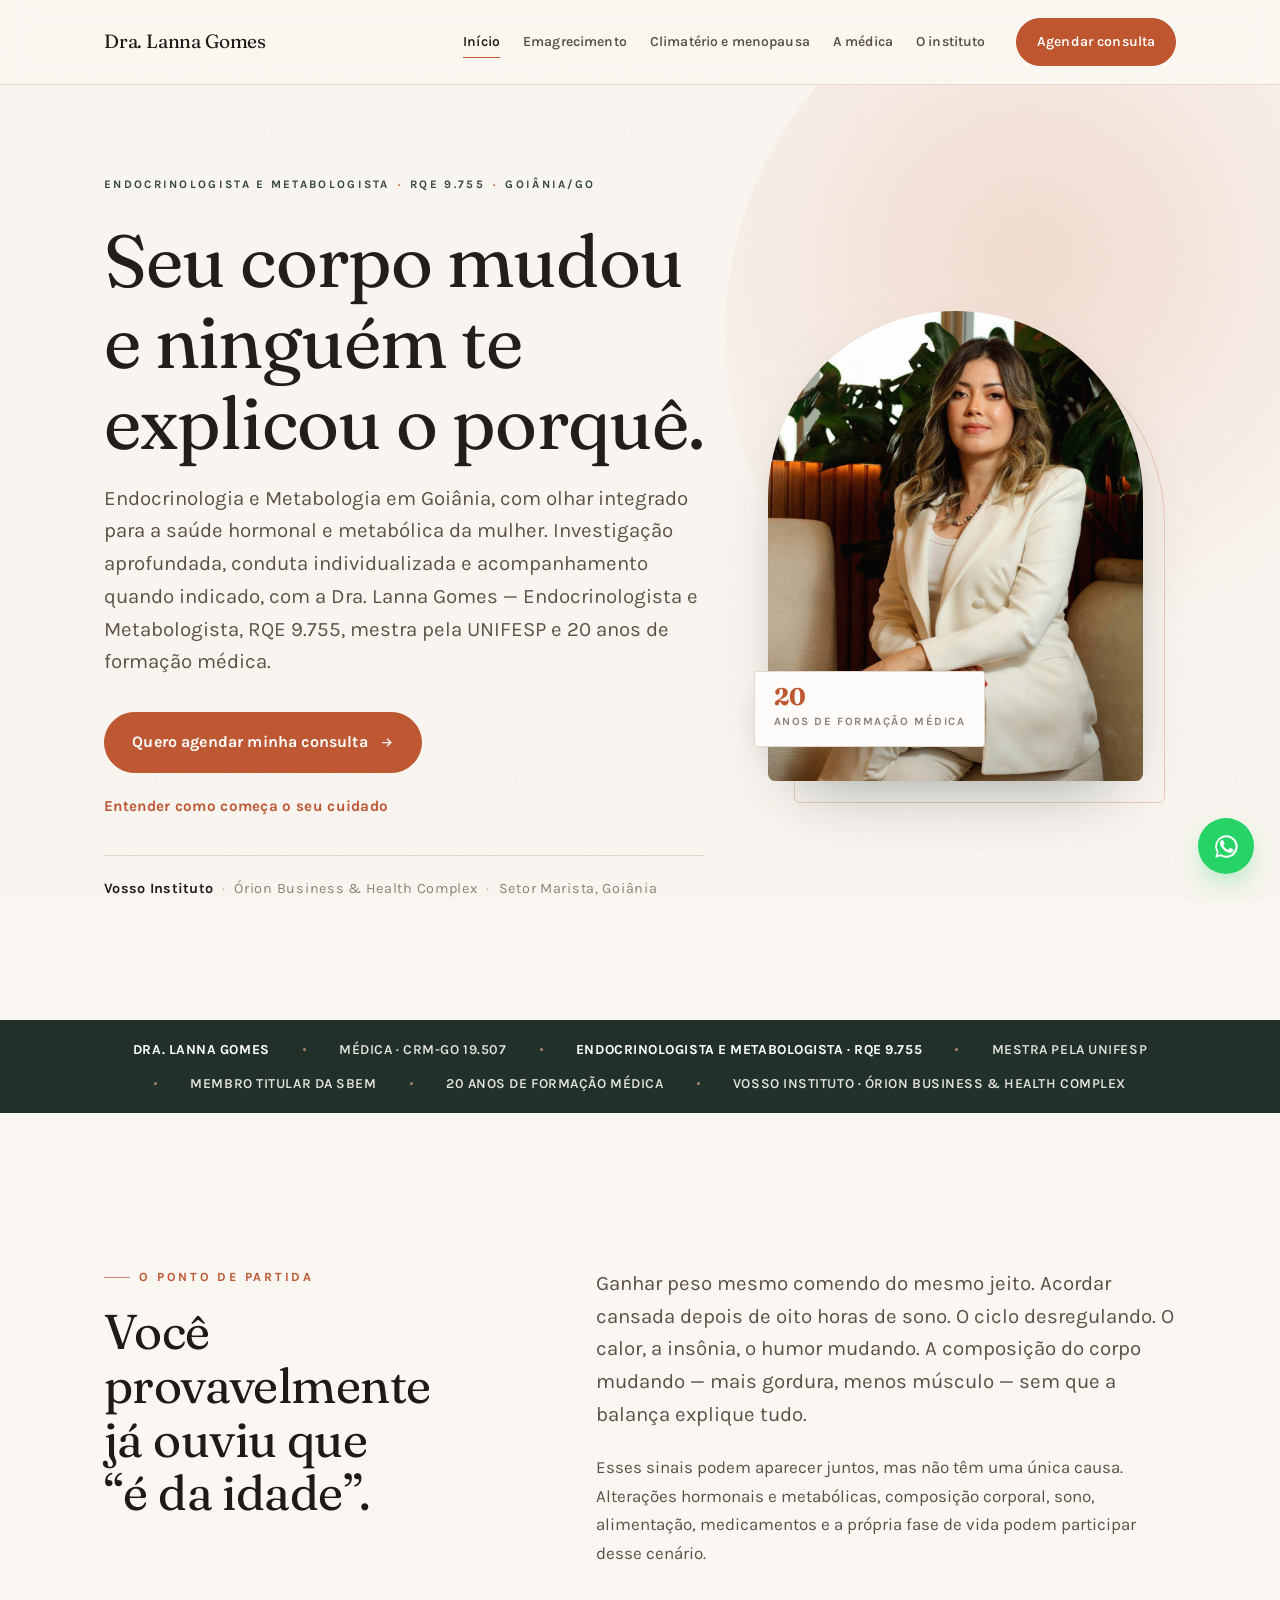
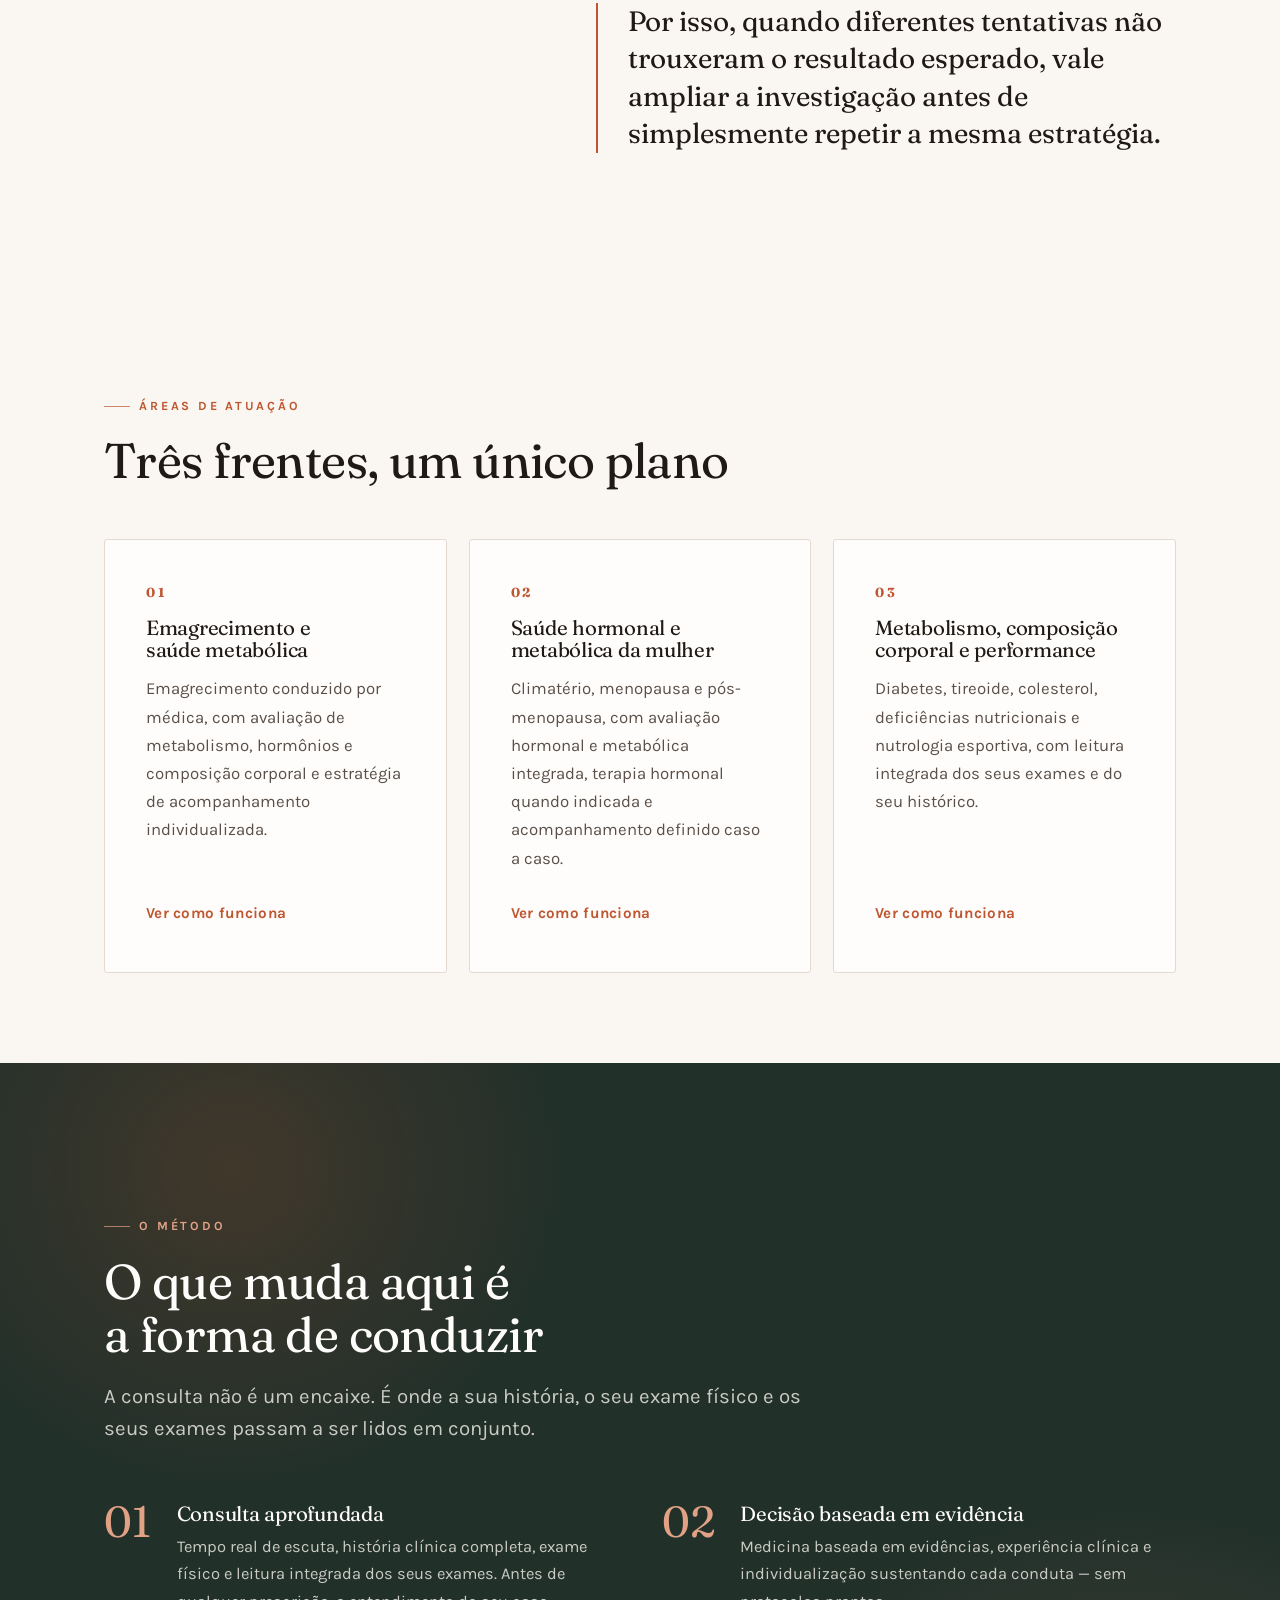
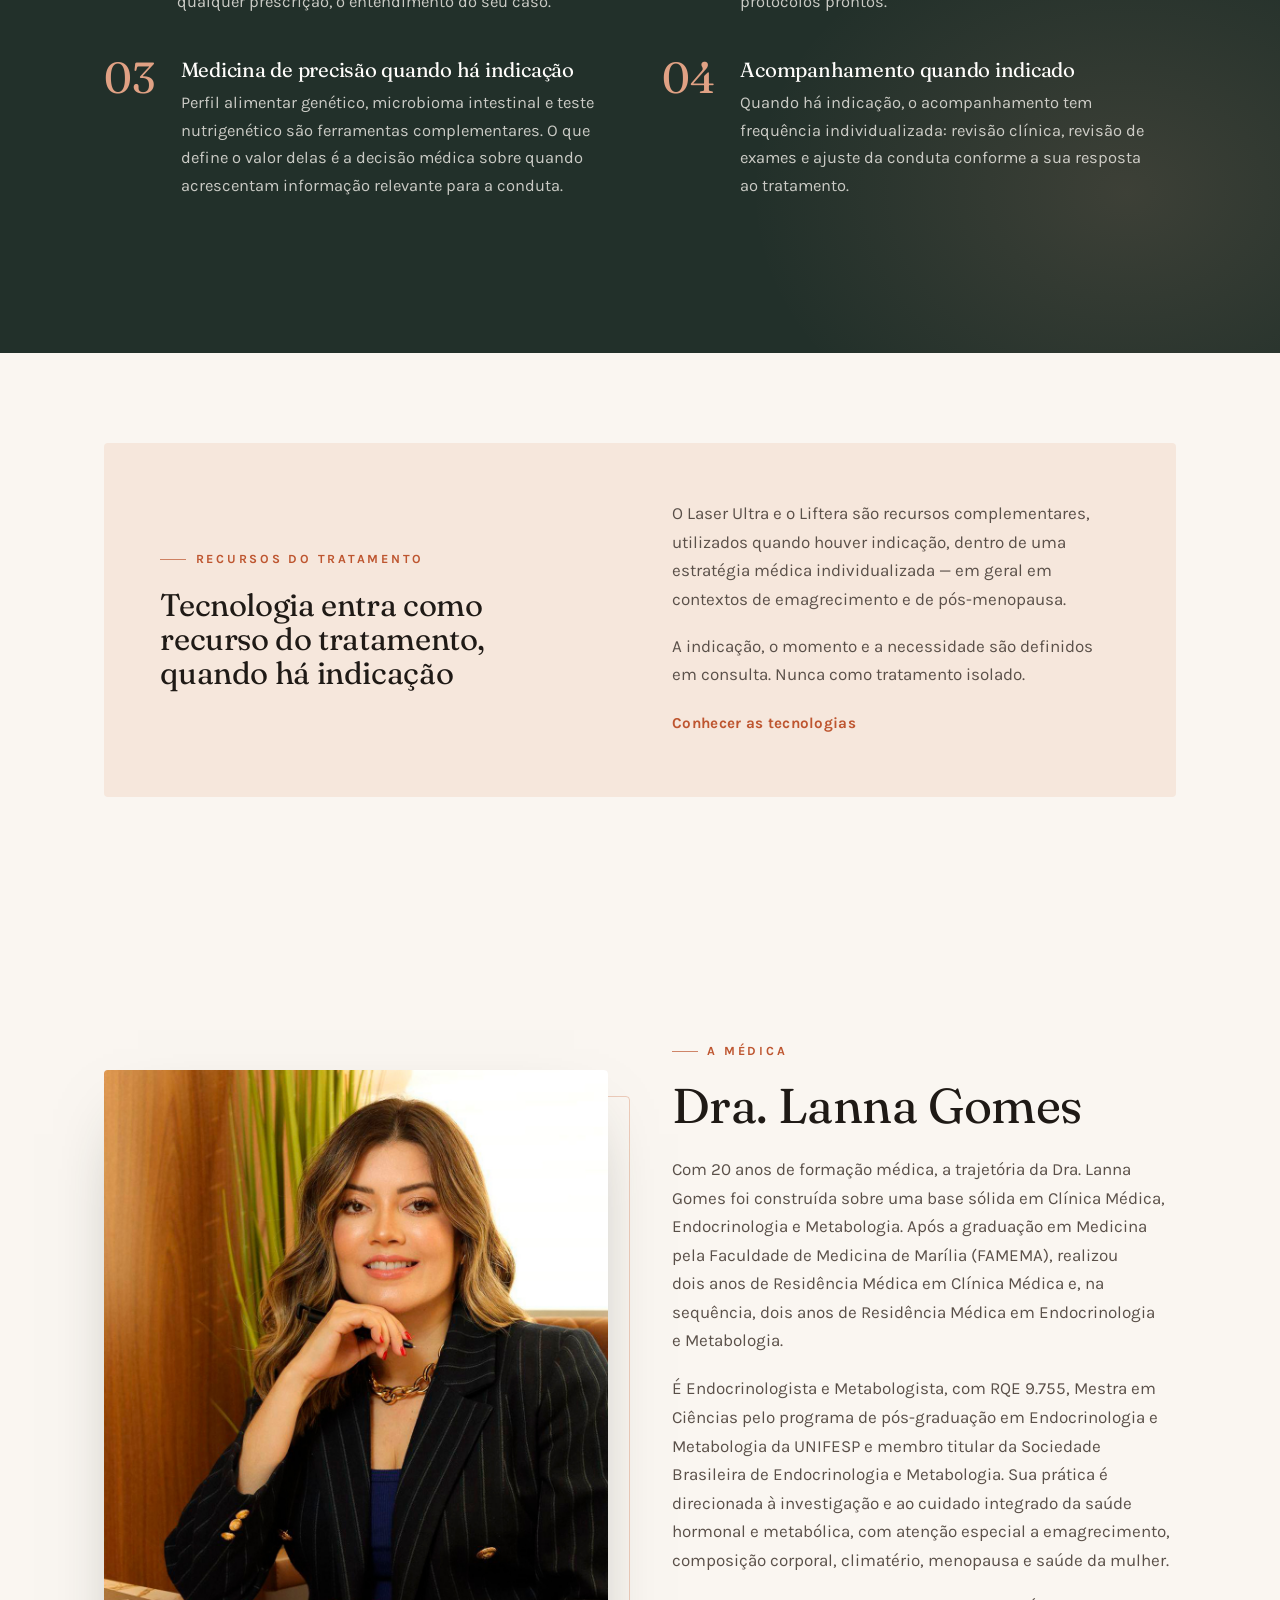
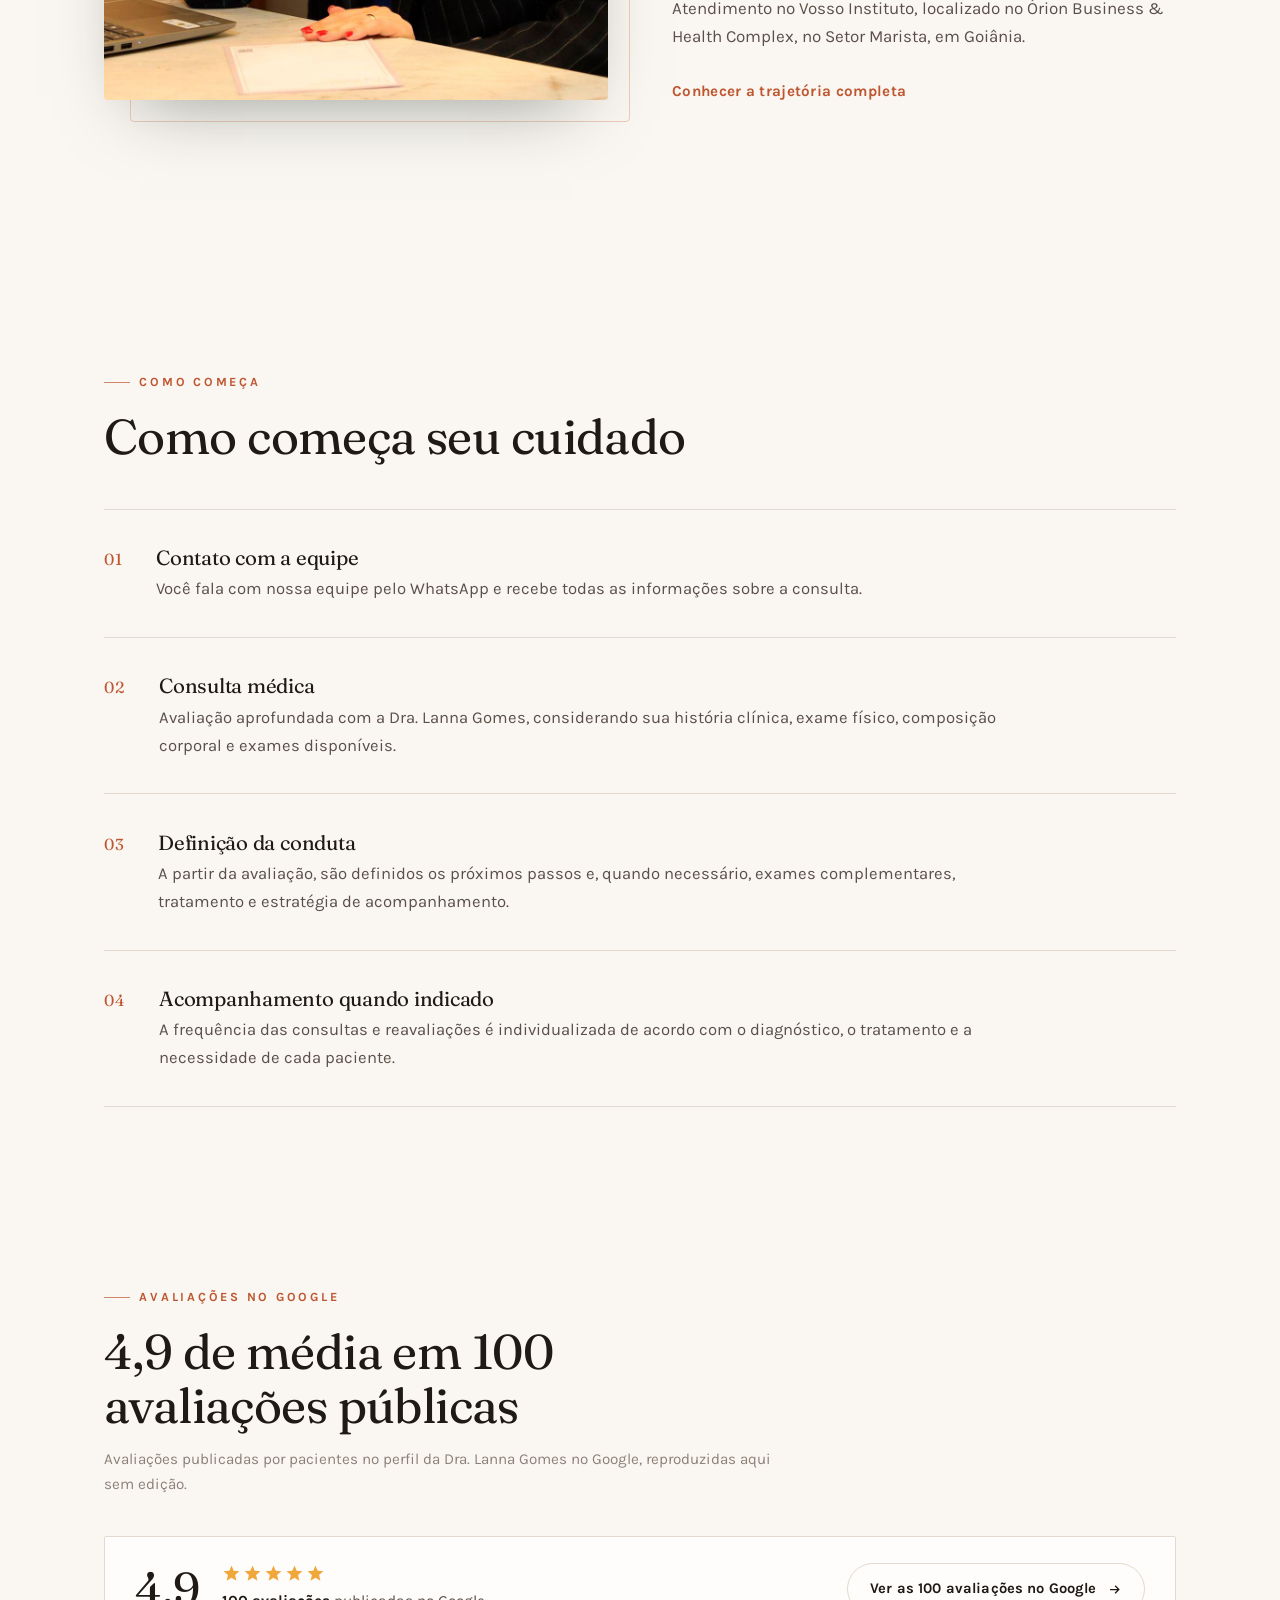
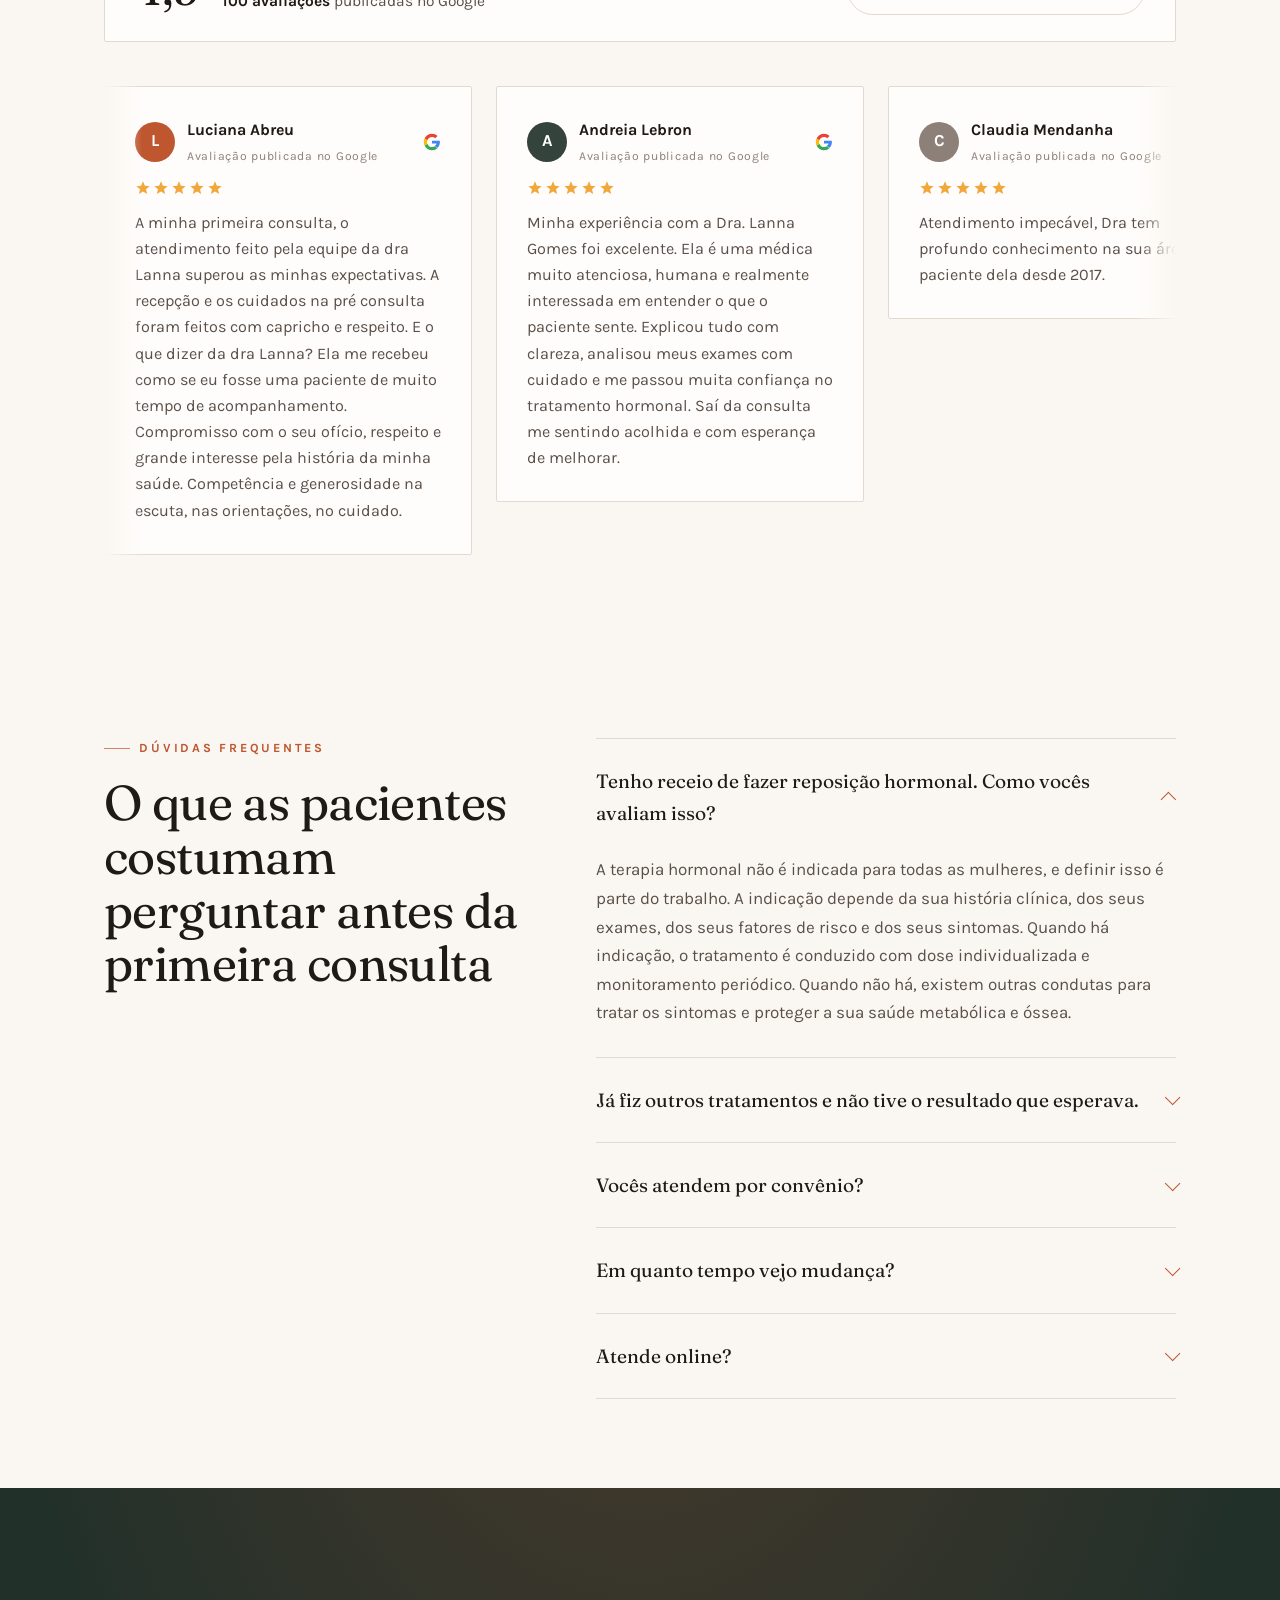
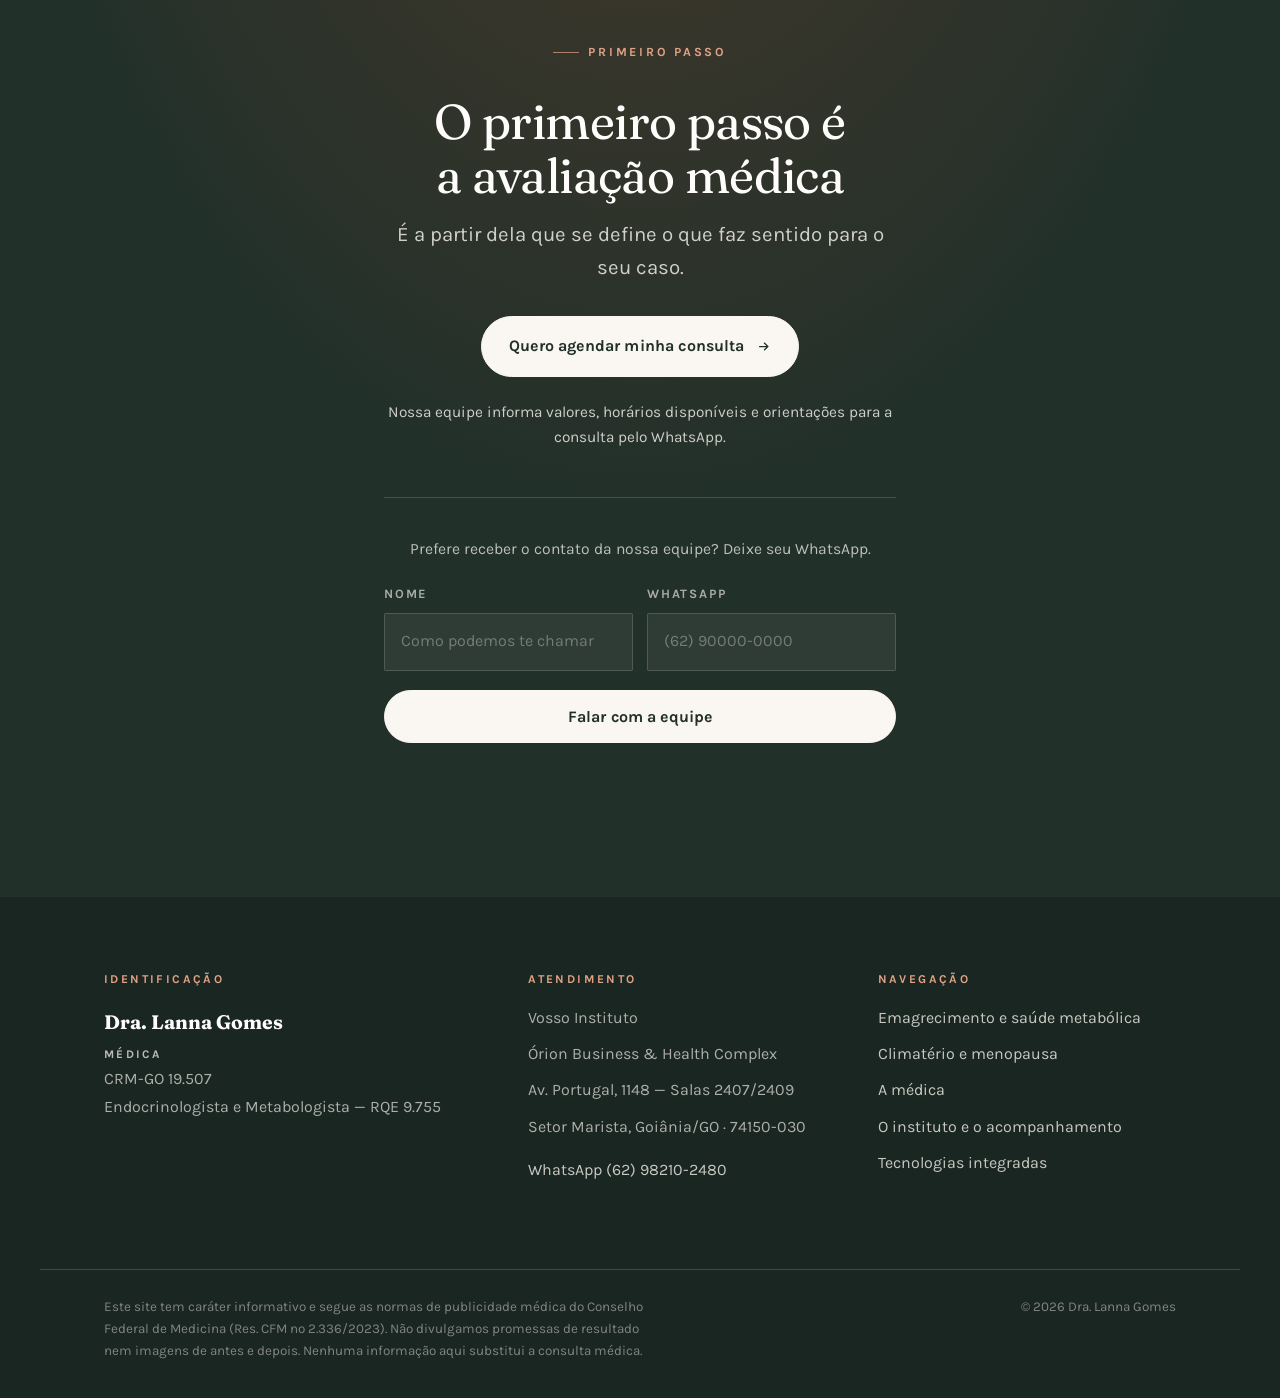
<file: index.html>
<!doctype html>
<html lang="pt-BR">
<head>
<meta charset="utf-8">
<meta name="viewport" content="width=device-width, initial-scale=1">
<!-- Google Tag Manager -->
<script>(function(w,d,s,l,i){w[l]=w[l]||[];w[l].push({'gtm.start':
new Date().getTime(),event:'gtm.js'});var f=d.getElementsByTagName(s)[0],
j=d.createElement(s),dl=l!='dataLayer'?'&l='+l:'';j.async=true;j.src=
'https://www.googletagmanager.com/gtm.js?id='+i+dl;f.parentNode.insertBefore(j,f);
})(window,document,'script','dataLayer','GTM-WK9NGSJH');</script>
<!-- End Google Tag Manager -->
<title>Dra. Lanna Gomes — Endocrinologista e Metabologista em Goiânia</title>
<meta name="description" content="Saúde hormonal e metabólica em Goiânia: investigação aprofundada, conduta individualizada e acompanhamento quando indicado. Vosso Instituto, Órion Business &amp; Health Complex.">
<link rel="canonical" href="https://dralannagomes.com.br/">
<link rel="preconnect" href="https://fonts.googleapis.com">
<link rel="preconnect" href="https://fonts.gstatic.com" crossorigin>
<link href="https://fonts.googleapis.com/css2?family=Fraunces:ital,opsz,wght@0,9..144,300..700;1,9..144,300..600&family=Karla:wght@400;500;600;700&display=swap" rel="stylesheet">
<link rel="stylesheet" href="assets/site.css">
<noscript><style>.leadform{display:none}</style></noscript>
</head>
<body>
<!-- Google Tag Manager (noscript) -->
<noscript><iframe src="https://www.googletagmanager.com/ns.html?id=GTM-WK9NGSJH"
height="0" width="0" style="display:none;visibility:hidden"></iframe></noscript>
<!-- End Google Tag Manager (noscript) -->

<!-- ============================================================ topo -->
<header class="topbar">
  <div class="wrap topbar__in">
    <a class="brand" href="index.html">
      <span class="brand__name">Dra. Lanna Gomes</span>
      <span class="brand__tag">Endocrinologista e Metabologista</span>
    </a>
    <nav class="nav" aria-label="Principal">
      <div class="nav__links">
        <a href="index.html" aria-current="page">Início</a>
        <a href="emagrecimento.html">Emagrecimento</a>
        <a href="climaterio-menopausa.html">Climatério e menopausa</a>
        <a href="a-medica.html">A médica</a>
        <a href="instituto.html">O instituto</a>
      </div>
      <a class="btn btn--nav" href="https://wa.me/5562982102480?text=Ol%C3%A1!%20Vim%20pelo%20site%20e%20gostaria%20de%20informa%C3%A7%C3%B5es%20sobre%20consulta%20com%20a%20Dra.%20Lanna." target="_blank" rel="noopener">Agendar consulta</a>
      <button class="navtoggle" aria-label="Abrir menu" aria-expanded="false">
        <svg width="24" height="24" viewBox="0 0 24 24" fill="none" stroke="currentColor" stroke-width="1.6"><path d="M3 6h18M3 12h18M3 18h18"/></svg>
      </button>
    </nav>
  </div>
</header>

<!-- ============================================================ hero -->
<section class="hero">
  <div class="wrap hero__in">
    <div class="hero__text">
      <p class="hero__kicker reveal is-in">Endocrinologista e Metabologista <span>·</span> RQE 9.755 <span>·</span> Goiânia/GO</p>
      <h1 class="h-xl split">Seu corpo mudou e ninguém te explicou&nbsp;o&nbsp;porquê.</h1>
      <p class="lede hero__sub reveal is-in" data-d="2">
        Endocrinologia e Metabologia em Goiânia, com olhar integrado para a saúde hormonal e metabólica
        da mulher. Investigação aprofundada, conduta individualizada e acompanhamento quando indicado,
        com a Dra. Lanna Gomes — Endocrinologista e Metabologista, RQE 9.755, mestra pela UNIFESP
        e 20 anos de formação médica.
      </p>
      <div class="hero__actions reveal is-in" data-d="3">
        <a class="btn" href="https://wa.me/5562982102480?text=Ol%C3%A1!%20Vim%20pelo%20site%20e%20gostaria%20de%20informa%C3%A7%C3%B5es%20sobre%20consulta%20com%20a%20Dra.%20Lanna." target="_blank" rel="noopener">
          Quero agendar minha consulta
          <svg width="15" height="15" viewBox="0 0 24 24" fill="none" stroke="currentColor" stroke-width="2"><path d="M5 12h14M13 6l6 6-6 6"/></svg>
        </a>
        <a class="link-arrow" href="#metodo">Entender como começa o seu cuidado</a>
      </div>
      <p class="hero__place reveal is-in" data-d="4">
        <strong>Vosso Instituto</strong> <span class="dot">·</span> Órion Business &amp; Health Complex <span class="dot">·</span> Setor Marista, Goiânia
      </p>
    </div>

    <div class="portrait reveal is-in" data-d="2">
      <div class="portrait__frame">
        <img src="assets/img/lanna-hero.jpg" alt="Dra. Lanna Gomes, endocrinologista e metabologista em Goiânia" width="1080" height="1350">
      </div>
      <div class="portrait__badge">
        <b class="counter" data-count="20">20</b>
        <span>anos de formação médica</span>
      </div>
    </div>
  </div>
</section>

<!-- =================================================== faixa credencial -->
<div class="credbar">
  <div class="wrap">
    <ul>
      <li><strong>Dra. Lanna Gomes</strong></li>
      <li>Médica · CRM-GO 19.507</li>
      <li><strong>Endocrinologista e Metabologista · RQE 9.755</strong></li>
      <li>Mestra pela UNIFESP</li>
      <li>Membro titular da SBEM</li>
      <li>20 anos de formação médica</li>
      <li>Vosso Instituto · Órion Business &amp; Health Complex</li>
    </ul>
  </div>
</div>

<!-- ========================================================= problema -->
<section class="section">
  <div class="wrap grid-2">
    <div class="reveal">
      <p class="eyebrow">O ponto de partida</p>
      <h2 class="h-lg split">Você provavelmente já ouviu que “é&nbsp;da&nbsp;idade”.</h2>
    </div>
    <div class="reveal stack-lg" data-d="1">
      <p class="lede">
        Ganhar peso mesmo comendo do mesmo jeito. Acordar cansada depois de oito horas de sono.
        O ciclo desregulando. O calor, a insônia, o humor mudando. A composição do corpo mudando —
        mais gordura, menos músculo — sem que a balança explique tudo.
      </p>
      <p>
        Esses sinais podem aparecer juntos, mas não têm uma única causa. Alterações hormonais e metabólicas,
        composição corporal, sono, alimentação, medicamentos e a própria fase de vida podem participar
        desse cenário.
      </p>
      <p class="pullquote">
        Por isso, quando diferentes tentativas não trouxeram o resultado esperado, vale ampliar a investigação
        antes de simplesmente repetir a mesma estratégia.
      </p>
    </div>
  </div>
</section>

<!-- ==================================================== três frentes -->
<section class="section section--tight" id="frentes">
  <div class="wrap">
    <div class="reveal" style="max-width:44rem;margin-bottom:clamp(34px,4vw,56px)">
      <p class="eyebrow">Áreas de atuação</p>
      <h2 class="h-lg split">Três frentes, um único plano</h2>
    </div>
    <div class="cards">
      <article class="card spot reveal">
        <span class="card__num">01</span>
        <h3 class="h-sm">Emagrecimento e saúde metabólica</h3>
        <p>Emagrecimento conduzido por médica, com avaliação de metabolismo, hormônios e composição corporal e estratégia de acompanhamento individualizada.</p>
        <a class="link-arrow" href="emagrecimento.html">Ver como funciona</a>
      </article>
      <article class="card spot reveal" data-d="1">
        <span class="card__num">02</span>
        <h3 class="h-sm">Saúde hormonal e metabólica da mulher</h3>
        <p>Climatério, menopausa e pós-menopausa, com avaliação hormonal e metabólica integrada, terapia hormonal quando indicada e acompanhamento definido caso a caso.</p>
        <a class="link-arrow" href="climaterio-menopausa.html">Ver como funciona</a>
      </article>
      <article class="card spot reveal" data-d="2">
        <span class="card__num">03</span>
        <h3 class="h-sm">Metabolismo, composição corporal e performance</h3>
        <p>Diabetes, tireoide, colesterol, deficiências nutricionais e nutrologia esportiva, com leitura integrada dos seus exames e do seu histórico.</p>
        <a class="link-arrow" href="instituto.html">Ver como funciona</a>
      </article>
    </div>
  </div>
</section>

<!-- =========================================================== método -->
<section class="section dark spot" id="metodo">
  <div class="wrap">
    <div class="reveal" style="max-width:46rem;margin-bottom:clamp(38px,4.5vw,64px)">
      <p class="eyebrow">O método</p>
      <h2 class="h-lg split">O que muda aqui é a forma de conduzir</h2>
      <p class="lede" style="margin-top:1.1rem">
        A consulta não é um encaixe. É onde a sua história, o seu exame físico e os seus exames
        passam a ser lidos em conjunto.
      </p>
    </div>
    <div class="method">
      <div class="method__item reveal">
        <span class="method__n">01</span>
        <div>
          <h3 class="h-sm">Consulta aprofundada</h3>
          <p>Tempo real de escuta, história clínica completa, exame físico e leitura integrada dos seus exames. Antes de qualquer prescrição, o entendimento do seu caso.</p>
        </div>
      </div>
      <div class="method__item reveal" data-d="1">
        <span class="method__n">02</span>
        <div>
          <h3 class="h-sm">Decisão baseada em evidência</h3>
          <p>Medicina baseada em evidências, experiência clínica e individualização sustentando cada conduta — sem protocolos prontos.</p>
        </div>
      </div>
      <div class="method__item reveal" data-d="2">
        <span class="method__n">03</span>
        <div>
          <h3 class="h-sm">Medicina de precisão quando há indicação</h3>
          <p>Perfil alimentar genético, microbioma intestinal e teste nutrigenético são ferramentas complementares. O que define o valor delas é a decisão médica sobre quando acrescentam informação relevante para a conduta.</p>
        </div>
      </div>
      <div class="method__item reveal" data-d="3">
        <span class="method__n">04</span>
        <div>
          <h3 class="h-sm">Acompanhamento quando indicado</h3>
          <p>Quando há indicação, o acompanhamento tem frequência individualizada: revisão clínica, revisão de exames e ajuste da conduta conforme a sua resposta ao tratamento.</p>
        </div>
      </div>
    </div>
  </div>
</section>

<!-- ======================================================= tecnologias -->
<section class="section section--tight">
  <div class="wrap">
    <div class="panel grid-2--even spot reveal">
      <div>
        <p class="eyebrow">Recursos do tratamento</p>
        <h2 class="h-md">Tecnologia entra como recurso do tratamento, quando há indicação</h2>
      </div>
      <div>
        <p>
          O Laser Ultra e o Liftera são recursos complementares, utilizados quando houver indicação,
          dentro de uma estratégia médica individualizada — em geral em contextos de emagrecimento
          e de pós-menopausa.
        </p>
        <p>A indicação, o momento e a necessidade são definidos em consulta. Nunca como tratamento isolado.</p>
        <a class="link-arrow" href="tecnologias.html">Conhecer as tecnologias</a>
      </div>
    </div>
  </div>
</section>

<!-- =========================================================== médica -->
<section class="section" id="medica">
  <div class="wrap grid-2--even">
    <div class="portrait portrait--plain reveal">
      <div class="portrait__frame">
        <img src="assets/img/lanna-portrait.jpg" alt="Dra. Lanna Gomes" width="1080" height="1350" style="object-position:50% 18%">
      </div>
    </div>
    <div class="reveal" data-d="1">
      <p class="eyebrow">A médica</p>
      <h2 class="h-lg">Dra. Lanna Gomes</h2>
      <div class="stack-lg" style="margin-top:1.4rem">
        <p>
          Com 20 anos de formação médica, a trajetória da Dra. Lanna Gomes foi construída sobre uma base
          sólida em Clínica Médica, Endocrinologia e Metabologia. Após a graduação em Medicina pela
          Faculdade de Medicina de Marília (FAMEMA), realizou dois anos de Residência Médica em Clínica
          Médica e, na sequência, dois anos de Residência Médica em Endocrinologia e Metabologia.
        </p>
        <p>
          É Endocrinologista e Metabologista, com RQE 9.755, Mestra em Ciências pelo programa de
          pós-graduação em Endocrinologia e Metabologia da UNIFESP e membro titular da Sociedade
          Brasileira de Endocrinologia e Metabologia. Sua prática é direcionada à investigação e ao cuidado
          integrado da saúde hormonal e metabólica, com atenção especial a emagrecimento, composição
          corporal, climatério, menopausa e saúde da mulher.
        </p>
        <p>
          Atendimento no Vosso Instituto, localizado no Órion Business &amp; Health Complex,
          no Setor Marista, em Goiânia.
        </p>
        <p style="margin-top:1.6rem"><a class="link-arrow" href="a-medica.html">Conhecer a trajetória completa</a></p>
      </div>
    </div>
  </div>
</section>

<!-- ============================================================ passos -->
<section class="section section--tight">
  <div class="wrap">
    <div class="reveal" style="max-width:44rem;margin-bottom:clamp(30px,3.5vw,48px)">
      <p class="eyebrow">Como começa</p>
      <h2 class="h-lg split">Como começa seu cuidado</h2>
    </div>
    <div class="steps">
      <div class="step reveal">
        <div>
          <h3 class="h-sm">Contato com a equipe</h3>
          <p>Você fala com nossa equipe pelo WhatsApp e recebe todas as informações sobre a consulta.</p>
        </div>
      </div>
      <div class="step reveal">
        <div>
          <h3 class="h-sm">Consulta médica</h3>
          <p>Avaliação aprofundada com a Dra. Lanna Gomes, considerando sua história clínica, exame físico, composição corporal e exames disponíveis.</p>
        </div>
      </div>
      <div class="step reveal">
        <div>
          <h3 class="h-sm">Definição da conduta</h3>
          <p>A partir da avaliação, são definidos os próximos passos e, quando necessário, exames complementares, tratamento e estratégia de acompanhamento.</p>
        </div>
      </div>
      <div class="step reveal">
        <div>
          <h3 class="h-sm">Acompanhamento quando indicado</h3>
          <p>A frequência das consultas e reavaliações é individualizada de acordo com o diagnóstico, o tratamento e a necessidade de cada paciente.</p>
        </div>
      </div>
    </div>
  </div>
</section>

<!-- ================================================== avaliações Google -->
<section class="section section--tight" id="avaliacoes">
  <div class="wrap">
    <div class="reveal" style="max-width:46rem;margin-bottom:clamp(26px,3vw,40px)">
      <p class="eyebrow">Avaliações no Google</p>
      <h2 class="h-lg split">4,9 de média em 100 avaliações públicas</h2>
      <p class="muted" style="margin-top:.9rem;font-size:.95rem">
        Avaliações publicadas por pacientes no perfil da Dra. Lanna Gomes no Google,
        reproduzidas aqui sem edição.
      </p>
    </div>

    <div class="revsum reveal">
      <span class="revsum__nota">4,9</span>
      <span class="revsum__meio">
        <span class="stars" role="img" aria-label="média 4,9 de 5 estrelas"><svg viewBox="0 0 24 24" fill="currentColor" aria-hidden="true"><path d="m12 17.3-6.2 3.7 1.7-7L2 9.2l7.2-.6L12 2l2.8 6.6 7.2.6-5.5 4.8 1.7 7z"/></svg><svg viewBox="0 0 24 24" fill="currentColor" aria-hidden="true"><path d="m12 17.3-6.2 3.7 1.7-7L2 9.2l7.2-.6L12 2l2.8 6.6 7.2.6-5.5 4.8 1.7 7z"/></svg><svg viewBox="0 0 24 24" fill="currentColor" aria-hidden="true"><path d="m12 17.3-6.2 3.7 1.7-7L2 9.2l7.2-.6L12 2l2.8 6.6 7.2.6-5.5 4.8 1.7 7z"/></svg><svg viewBox="0 0 24 24" fill="currentColor" aria-hidden="true"><path d="m12 17.3-6.2 3.7 1.7-7L2 9.2l7.2-.6L12 2l2.8 6.6 7.2.6-5.5 4.8 1.7 7z"/></svg><svg viewBox="0 0 24 24" fill="currentColor" aria-hidden="true"><path d="m12 17.3-6.2 3.7 1.7-7L2 9.2l7.2-.6L12 2l2.8 6.6 7.2.6-5.5 4.8 1.7 7z"/></svg></span>
        <span class="revsum__conta"><b>100 avaliações</b> publicadas no Google</span>
      </span>
      <a class="btn btn--ghost" href="https://www.google.com/search?q=Dra.%20Lanna%20Gomes%20-%20Mestre%20Endocrinologista,%20Metabologista,%20Nutrologia%20Esportiva&amp;kgmid=/g/11h2lm3957#lrd=0x935ef34414c6c4c9:0xb71a2b2539f7caba,1,,,," target="_blank" rel="noopener">
        Ver as 100 avaliações no Google <svg width="15" height="15" viewBox="0 0 24 24" fill="none" stroke="currentColor" stroke-width="2"><path d="M5 12h14M13 6l6 6-6 6"/></svg>
      </a>
    </div>

    <!-- O botão aponta para o perfil no Google com o painel de avaliações aberto
         (kgmid identifica o perfil, #lrd abre a lista). Não consegui abrir o
         google.com daqui para conferir; se ele cair no lugar errado, a
         alternativa é https://www.google.com/maps?cid=13193905497221614266 -->
    <!-- A seleção é o filtro: a Res. CFM 2.336/2023, art. 14, II, "g", pede depoimento
         sóbrio, sem adjetivo de superioridade e sem induzir promessa de resultado, e o
         texto do paciente não pode ser editado. O parecer de cada avaliação disponível
         está em ../DEPOIMENTOS.md — inclusive as que ficaram de fora e por quê. -->
    <div class="revs reveal" data-revs>
      <div class="revs__viewport" tabindex="0" role="group" aria-label="Avaliações de pacientes publicadas no Google">
        <ul class="revs__track">
          <li class="rev">
            <div class="rev__top">
              <span class="rev__avatar" style="--av:#BE5630">L</span>
              <span class="rev__quem">
                <b class="rev__nome">Luciana Abreu</b>
                <span class="rev__src">Avaliação publicada no Google</span>
              </span>
              <svg class="rev__g" viewBox="0 0 48 48" aria-hidden="true"><path fill="#4285F4" d="M45.1 24.5c0-1.6-.1-2.7-.4-3.9H24v7.1h12.1c-.2 1.8-1.6 4.6-4.5 6.4l-.1.3 6.5 5 .5.1c4.1-3.8 6.6-9.4 6.6-15z"/><path fill="#34A853" d="M24 46c5.9 0 10.9-2 14.5-5.3l-6.9-5.4c-1.8 1.3-4.3 2.2-7.6 2.2-5.8 0-10.7-3.8-12.5-9.1l-.3.1-6.7 5.2-.1.3C7.9 41 15.4 46 24 46z"/><path fill="#FBBC05" d="M11.5 28.4c-.5-1.4-.8-2.9-.8-4.4s.3-3 .7-4.4v-.3l-6.8-5.3-.2.1C2.9 17 2 20.4 2 24s.9 7 2.4 10l7.1-5.6z"/><path fill="#EA4335" d="M24 10.4c4.1 0 6.9 1.8 8.5 3.3l6.2-6C34.9 4.2 29.9 2 24 2 15.4 2 7.9 7 4.4 14l7.1 5.6c1.8-5.3 6.7-9.2 12.5-9.2z"/></svg>
            </div>
            <span class="stars" role="img" aria-label="5 de 5 estrelas"><svg viewBox="0 0 24 24" fill="currentColor" aria-hidden="true"><path d="m12 17.3-6.2 3.7 1.7-7L2 9.2l7.2-.6L12 2l2.8 6.6 7.2.6-5.5 4.8 1.7 7z"/></svg><svg viewBox="0 0 24 24" fill="currentColor" aria-hidden="true"><path d="m12 17.3-6.2 3.7 1.7-7L2 9.2l7.2-.6L12 2l2.8 6.6 7.2.6-5.5 4.8 1.7 7z"/></svg><svg viewBox="0 0 24 24" fill="currentColor" aria-hidden="true"><path d="m12 17.3-6.2 3.7 1.7-7L2 9.2l7.2-.6L12 2l2.8 6.6 7.2.6-5.5 4.8 1.7 7z"/></svg><svg viewBox="0 0 24 24" fill="currentColor" aria-hidden="true"><path d="m12 17.3-6.2 3.7 1.7-7L2 9.2l7.2-.6L12 2l2.8 6.6 7.2.6-5.5 4.8 1.7 7z"/></svg><svg viewBox="0 0 24 24" fill="currentColor" aria-hidden="true"><path d="m12 17.3-6.2 3.7 1.7-7L2 9.2l7.2-.6L12 2l2.8 6.6 7.2.6-5.5 4.8 1.7 7z"/></svg></span>
            <p class="rev__texto">A minha primeira consulta, o atendimento feito pela equipe da dra Lanna superou as minhas expectativas. A recepção e os cuidados na pré consulta foram feitos com capricho e respeito. E o que dizer da dra Lanna? Ela me recebeu como se eu fosse uma paciente de muito tempo de acompanhamento. Compromisso com o seu ofício, respeito e grande interesse pela história da minha saúde. Competência e generosidade na escuta, nas orientações, no cuidado.</p>
          </li>
          <li class="rev">
            <div class="rev__top">
              <span class="rev__avatar" style="--av:#34443C">A</span>
              <span class="rev__quem">
                <b class="rev__nome">Andreia Lebron</b>
                <span class="rev__src">Avaliação publicada no Google</span>
              </span>
              <svg class="rev__g" viewBox="0 0 48 48" aria-hidden="true"><path fill="#4285F4" d="M45.1 24.5c0-1.6-.1-2.7-.4-3.9H24v7.1h12.1c-.2 1.8-1.6 4.6-4.5 6.4l-.1.3 6.5 5 .5.1c4.1-3.8 6.6-9.4 6.6-15z"/><path fill="#34A853" d="M24 46c5.9 0 10.9-2 14.5-5.3l-6.9-5.4c-1.8 1.3-4.3 2.2-7.6 2.2-5.8 0-10.7-3.8-12.5-9.1l-.3.1-6.7 5.2-.1.3C7.9 41 15.4 46 24 46z"/><path fill="#FBBC05" d="M11.5 28.4c-.5-1.4-.8-2.9-.8-4.4s.3-3 .7-4.4v-.3l-6.8-5.3-.2.1C2.9 17 2 20.4 2 24s.9 7 2.4 10l7.1-5.6z"/><path fill="#EA4335" d="M24 10.4c4.1 0 6.9 1.8 8.5 3.3l6.2-6C34.9 4.2 29.9 2 24 2 15.4 2 7.9 7 4.4 14l7.1 5.6c1.8-5.3 6.7-9.2 12.5-9.2z"/></svg>
            </div>
            <span class="stars" role="img" aria-label="5 de 5 estrelas"><svg viewBox="0 0 24 24" fill="currentColor" aria-hidden="true"><path d="m12 17.3-6.2 3.7 1.7-7L2 9.2l7.2-.6L12 2l2.8 6.6 7.2.6-5.5 4.8 1.7 7z"/></svg><svg viewBox="0 0 24 24" fill="currentColor" aria-hidden="true"><path d="m12 17.3-6.2 3.7 1.7-7L2 9.2l7.2-.6L12 2l2.8 6.6 7.2.6-5.5 4.8 1.7 7z"/></svg><svg viewBox="0 0 24 24" fill="currentColor" aria-hidden="true"><path d="m12 17.3-6.2 3.7 1.7-7L2 9.2l7.2-.6L12 2l2.8 6.6 7.2.6-5.5 4.8 1.7 7z"/></svg><svg viewBox="0 0 24 24" fill="currentColor" aria-hidden="true"><path d="m12 17.3-6.2 3.7 1.7-7L2 9.2l7.2-.6L12 2l2.8 6.6 7.2.6-5.5 4.8 1.7 7z"/></svg><svg viewBox="0 0 24 24" fill="currentColor" aria-hidden="true"><path d="m12 17.3-6.2 3.7 1.7-7L2 9.2l7.2-.6L12 2l2.8 6.6 7.2.6-5.5 4.8 1.7 7z"/></svg></span>
            <p class="rev__texto">Minha experiência com a Dra. Lanna Gomes foi excelente. Ela é uma médica muito atenciosa, humana e realmente interessada em entender o que o paciente sente. Explicou tudo com clareza, analisou meus exames com cuidado e me passou muita confiança no tratamento hormonal. Saí da consulta me sentindo acolhida e com esperança de melhorar.</p>
          </li>
          <li class="rev">
            <div class="rev__top">
              <span class="rev__avatar" style="--av:#8C8078">C</span>
              <span class="rev__quem">
                <b class="rev__nome">Claudia Mendanha</b>
                <span class="rev__src">Avaliação publicada no Google</span>
              </span>
              <svg class="rev__g" viewBox="0 0 48 48" aria-hidden="true"><path fill="#4285F4" d="M45.1 24.5c0-1.6-.1-2.7-.4-3.9H24v7.1h12.1c-.2 1.8-1.6 4.6-4.5 6.4l-.1.3 6.5 5 .5.1c4.1-3.8 6.6-9.4 6.6-15z"/><path fill="#34A853" d="M24 46c5.9 0 10.9-2 14.5-5.3l-6.9-5.4c-1.8 1.3-4.3 2.2-7.6 2.2-5.8 0-10.7-3.8-12.5-9.1l-.3.1-6.7 5.2-.1.3C7.9 41 15.4 46 24 46z"/><path fill="#FBBC05" d="M11.5 28.4c-.5-1.4-.8-2.9-.8-4.4s.3-3 .7-4.4v-.3l-6.8-5.3-.2.1C2.9 17 2 20.4 2 24s.9 7 2.4 10l7.1-5.6z"/><path fill="#EA4335" d="M24 10.4c4.1 0 6.9 1.8 8.5 3.3l6.2-6C34.9 4.2 29.9 2 24 2 15.4 2 7.9 7 4.4 14l7.1 5.6c1.8-5.3 6.7-9.2 12.5-9.2z"/></svg>
            </div>
            <span class="stars" role="img" aria-label="5 de 5 estrelas"><svg viewBox="0 0 24 24" fill="currentColor" aria-hidden="true"><path d="m12 17.3-6.2 3.7 1.7-7L2 9.2l7.2-.6L12 2l2.8 6.6 7.2.6-5.5 4.8 1.7 7z"/></svg><svg viewBox="0 0 24 24" fill="currentColor" aria-hidden="true"><path d="m12 17.3-6.2 3.7 1.7-7L2 9.2l7.2-.6L12 2l2.8 6.6 7.2.6-5.5 4.8 1.7 7z"/></svg><svg viewBox="0 0 24 24" fill="currentColor" aria-hidden="true"><path d="m12 17.3-6.2 3.7 1.7-7L2 9.2l7.2-.6L12 2l2.8 6.6 7.2.6-5.5 4.8 1.7 7z"/></svg><svg viewBox="0 0 24 24" fill="currentColor" aria-hidden="true"><path d="m12 17.3-6.2 3.7 1.7-7L2 9.2l7.2-.6L12 2l2.8 6.6 7.2.6-5.5 4.8 1.7 7z"/></svg><svg viewBox="0 0 24 24" fill="currentColor" aria-hidden="true"><path d="m12 17.3-6.2 3.7 1.7-7L2 9.2l7.2-.6L12 2l2.8 6.6 7.2.6-5.5 4.8 1.7 7z"/></svg></span>
            <p class="rev__texto">Atendimento impecável, Dra tem profundo conhecimento na sua área, sou paciente dela desde 2017.</p>
          </li>
        </ul>
      </div>
    </div>
  </div>
</section>

<!-- =============================================================== FAQ -->
<section class="section section--tight" id="duvidas">
  <div class="wrap grid-2">
    <div class="reveal">
      <p class="eyebrow">Dúvidas frequentes</p>
      <h2 class="h-lg">O que as pacientes costumam perguntar antes da primeira consulta</h2>
    </div>
    <div class="faq reveal" data-d="1">
      <details open>
        <summary>Tenho receio de fazer reposição hormonal. Como vocês avaliam isso?</summary>
        <div class="faq__a"><p>A terapia hormonal não é indicada para todas as mulheres, e definir isso é parte do trabalho. A indicação depende da sua história clínica, dos seus exames, dos seus fatores de risco e dos seus sintomas. Quando há indicação, o tratamento é conduzido com dose individualizada e monitoramento periódico. Quando não há, existem outras condutas para tratar os sintomas e proteger a sua saúde metabólica e óssea.</p></div>
      </details>
      <details>
        <summary>Já fiz outros tratamentos e não tive o resultado que esperava.</summary>
        <div class="faq__a"><p>O ponto de partida aqui é a investigação: entender o que está acontecendo com os seus hormônios, o seu metabolismo e a sua composição corporal antes de definir a conduta. E, quando há acompanhamento, o plano é revisado conforme a sua resposta.</p></div>
      </details>
      <details>
        <summary>Vocês atendem por convênio?</summary>
        <div class="faq__a"><p>As consultas são no formato particular. Exames solicitados podem, em muitos casos, ser realizados pelo seu plano de saúde. Nossa equipe explica tudo antes do agendamento.</p></div>
      </details>
      <details>
        <summary>Em quanto tempo vejo mudança?</summary>
        <div class="faq__a"><p>Depende do diagnóstico e da resposta do seu organismo. Existem parâmetros clínicos acompanhados ao longo do tratamento — sintomas, exames, composição corporal — e é a partir deles que a conduta é ajustada. Por isso o ritmo esperado é definido depois da avaliação, e não antes dela.</p></div>
      </details>
      <details>
        <summary>Atende online?</summary>
        <div class="faq__a"><p>Sim, para casos selecionados, conforme critério médico e perfil do paciente. O atendimento presencial acontece no Vosso Instituto, no Órion Business &amp; Health Complex, no Setor Marista, em Goiânia.</p></div>
      </details>
    </div>
  </div>
</section>

<!-- ======================================================== CTA final -->
<section class="section cta">
  <div class="wrap cta__in reveal">
    <p class="eyebrow eyebrow--center">Primeiro passo</p>
    <h2 class="h-lg split">O primeiro passo é a avaliação médica</h2>
    <p class="lede">
      É a partir dela que se define o que faz sentido para o seu caso.
    </p>
    <a class="btn btn--light" href="https://wa.me/5562982102480?text=Ol%C3%A1!%20Vim%20pelo%20site%20e%20gostaria%20de%20informa%C3%A7%C3%B5es%20sobre%20consulta%20com%20a%20Dra.%20Lanna." target="_blank" rel="noopener">
      Quero agendar minha consulta
      <svg width="15" height="15" viewBox="0 0 24 24" fill="none" stroke="currentColor" stroke-width="2"><path d="M5 12h14M13 6l6 6-6 6"/></svg>
    </a>
    <p class="cta__note">Nossa equipe informa valores, horários disponíveis e orientações para a consulta pelo WhatsApp.</p>
    <form class="leadform" data-origem="home" novalidate>
      <p class="leadform__intro">Prefere receber o contato da nossa equipe? Deixe seu WhatsApp.</p>
      <div class="leadform__row">
        <label class="leadform__field">
          <span>Nome</span>
          <input type="text" name="nome" autocomplete="name" placeholder="Como podemos te chamar" required>
        </label>
        <label class="leadform__field">
          <span>WhatsApp</span>
          <input type="tel" name="whatsapp" autocomplete="tel" inputmode="tel" placeholder="(62) 90000-0000" required>
        </label>
      </div>
      <button class="btn btn--light leadform__send" type="submit">Falar com a equipe</button>
      <p class="leadform__msg" role="status" aria-live="polite" hidden></p>
    </form>
  </div>
</section>

<!-- ============================================================ rodapé -->
<footer class="footer">
  <div class="wrap footer__grid">
    <div>
      <h4>Identificação</h4>
      <div class="crm">
        <b>Dra. Lanna Gomes</b>
        <span class="role">Médica</span>
        CRM-GO 19.507<br>
        Endocrinologista e Metabologista — RQE 9.755
      </div>
    </div>
    <div>
      <h4>Atendimento</h4>
      <ul>
        <li>Vosso Instituto</li>
        <li>Órion Business &amp; Health Complex</li>
        <li>Av. Portugal, 1148 — Salas 2407/2409</li>
        <li>Setor Marista, Goiânia/GO · 74150-030</li>
        <li style="margin-top:1rem"><a href="https://wa.me/5562982102480" target="_blank" rel="noopener">WhatsApp (62) 98210-2480</a></li>
      </ul>
    </div>
    <div>
      <h4>Navegação</h4>
      <ul>
        <li><a href="emagrecimento.html">Emagrecimento e saúde metabólica</a></li>
        <li><a href="climaterio-menopausa.html">Climatério e menopausa</a></li>
        <li><a href="a-medica.html">A médica</a></li>
        <li><a href="instituto.html">O instituto e o acompanhamento</a></li>
        <li><a href="tecnologias.html">Tecnologias integradas</a></li>
      </ul>
    </div>
  </div>
  <div class="wrap footer__legal">
    <p>
      Este site tem caráter informativo e segue as normas de publicidade médica do Conselho Federal de Medicina
      (Res. CFM nº 2.336/2023). Não divulgamos promessas de resultado nem imagens de antes e depois.
      Nenhuma informação aqui substitui a consulta médica.
    </p>
    <p>© 2026 Dra. Lanna Gomes</p>
  </div>
</footer>

<a class="wa" href="https://wa.me/5562982102480?text=Ol%C3%A1!%20Vim%20pelo%20site%20e%20gostaria%20de%20informa%C3%A7%C3%B5es%20sobre%20consulta%20com%20a%20Dra.%20Lanna." target="_blank" rel="noopener" aria-label="Falar no WhatsApp">
  <svg width="27" height="27" viewBox="0 0 24 24" fill="currentColor"><path d="M17.5 14.4c-.3-.2-1.8-.9-2-1-.3-.1-.5-.2-.7.1-.2.3-.7 1-.9 1.2-.2.2-.3.2-.6.1-.3-.2-1.3-.5-2.4-1.5-.9-.8-1.5-1.8-1.6-2.1-.2-.3 0-.5.1-.6l.5-.5c.1-.2.2-.3.3-.5.1-.2 0-.4 0-.5 0-.2-.7-1.6-.9-2.2-.2-.6-.5-.5-.7-.5h-.6c-.2 0-.5.1-.8.4-.3.3-1 1-1 2.5s1.1 2.9 1.2 3.1c.2.2 2.1 3.2 5.1 4.5.7.3 1.3.5 1.7.6.7.2 1.4.2 1.9.1.6-.1 1.8-.7 2-1.5.3-.7.3-1.4.2-1.5-.1-.2-.3-.2-.6-.4M12 2a10 10 0 0 0-8.6 15.1L2 22l5-1.3A10 10 0 1 0 12 2m0 18.2c-1.6 0-3.2-.4-4.5-1.2l-.3-.2-3 .8.8-2.9-.2-.3A8.2 8.2 0 1 1 12 20.2"/></svg>
</a>

<script src="assets/site.js"></script>
</body>
</html>
</file>
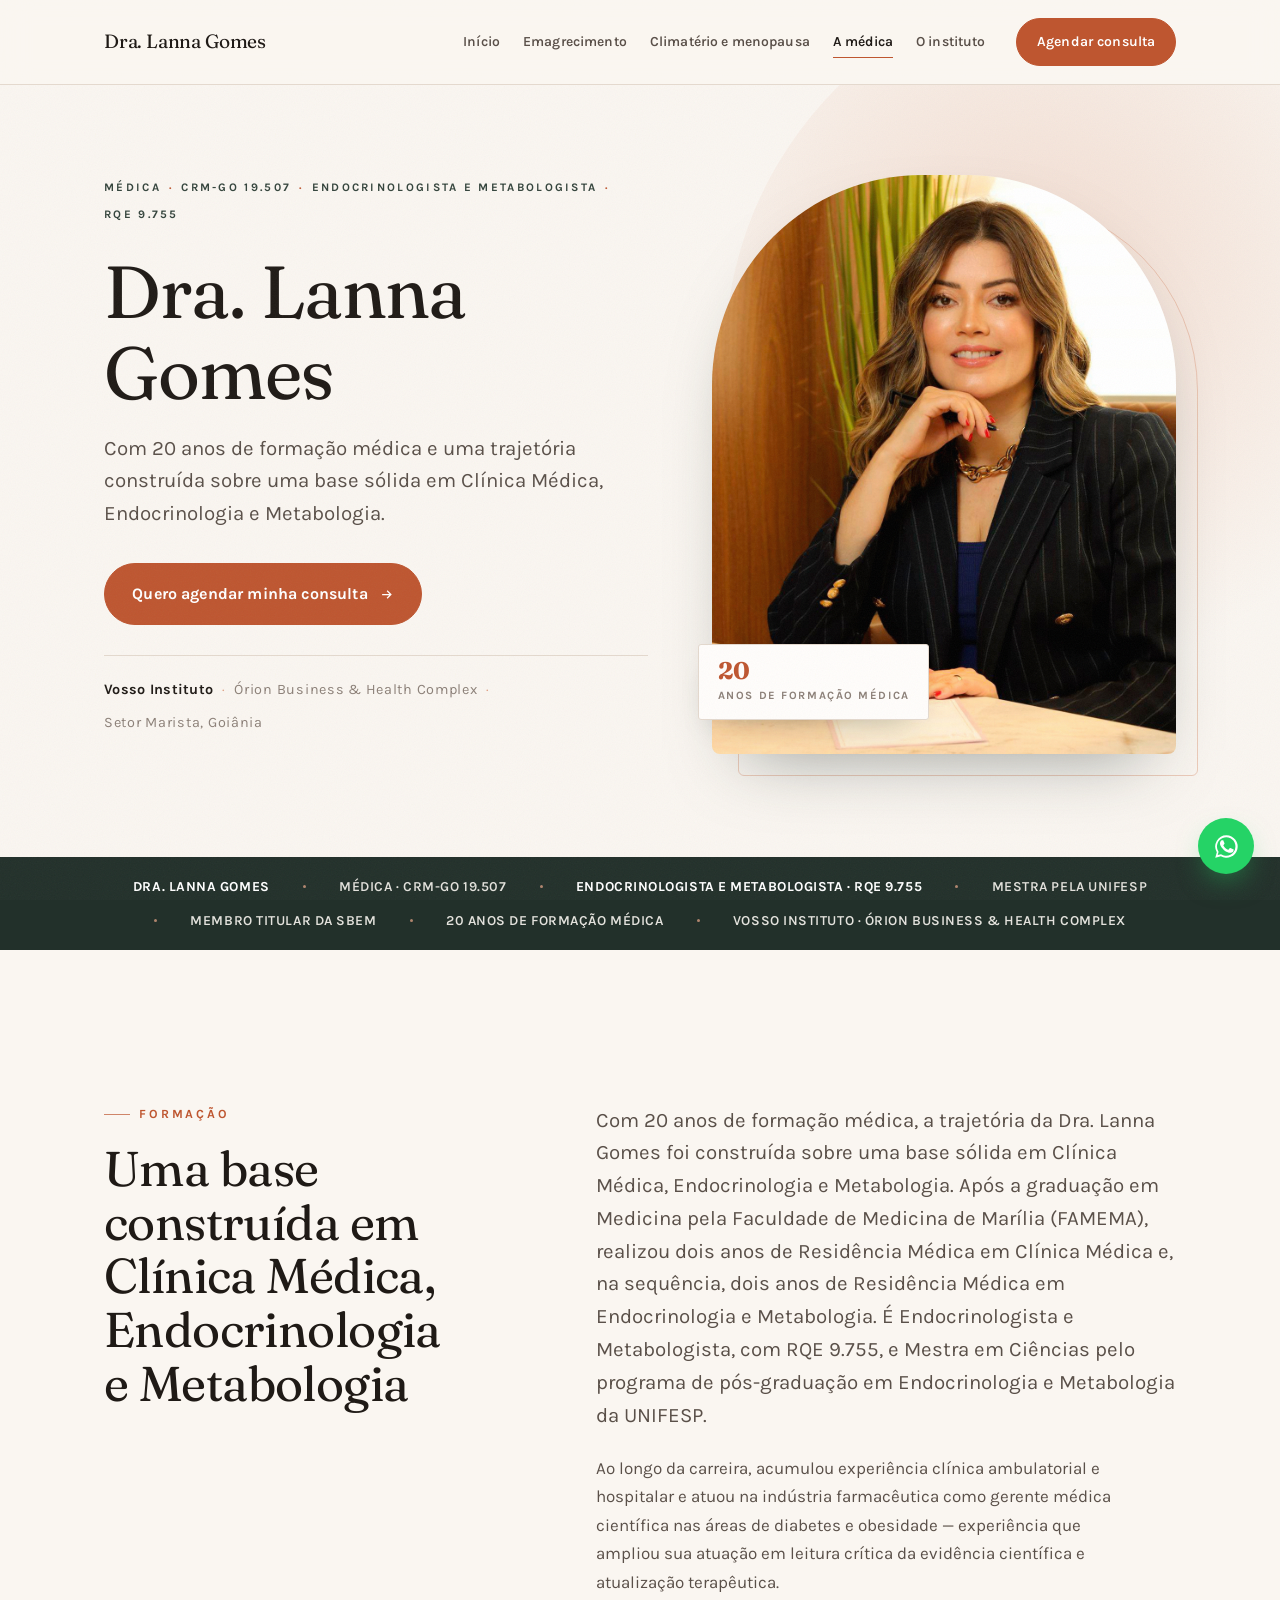
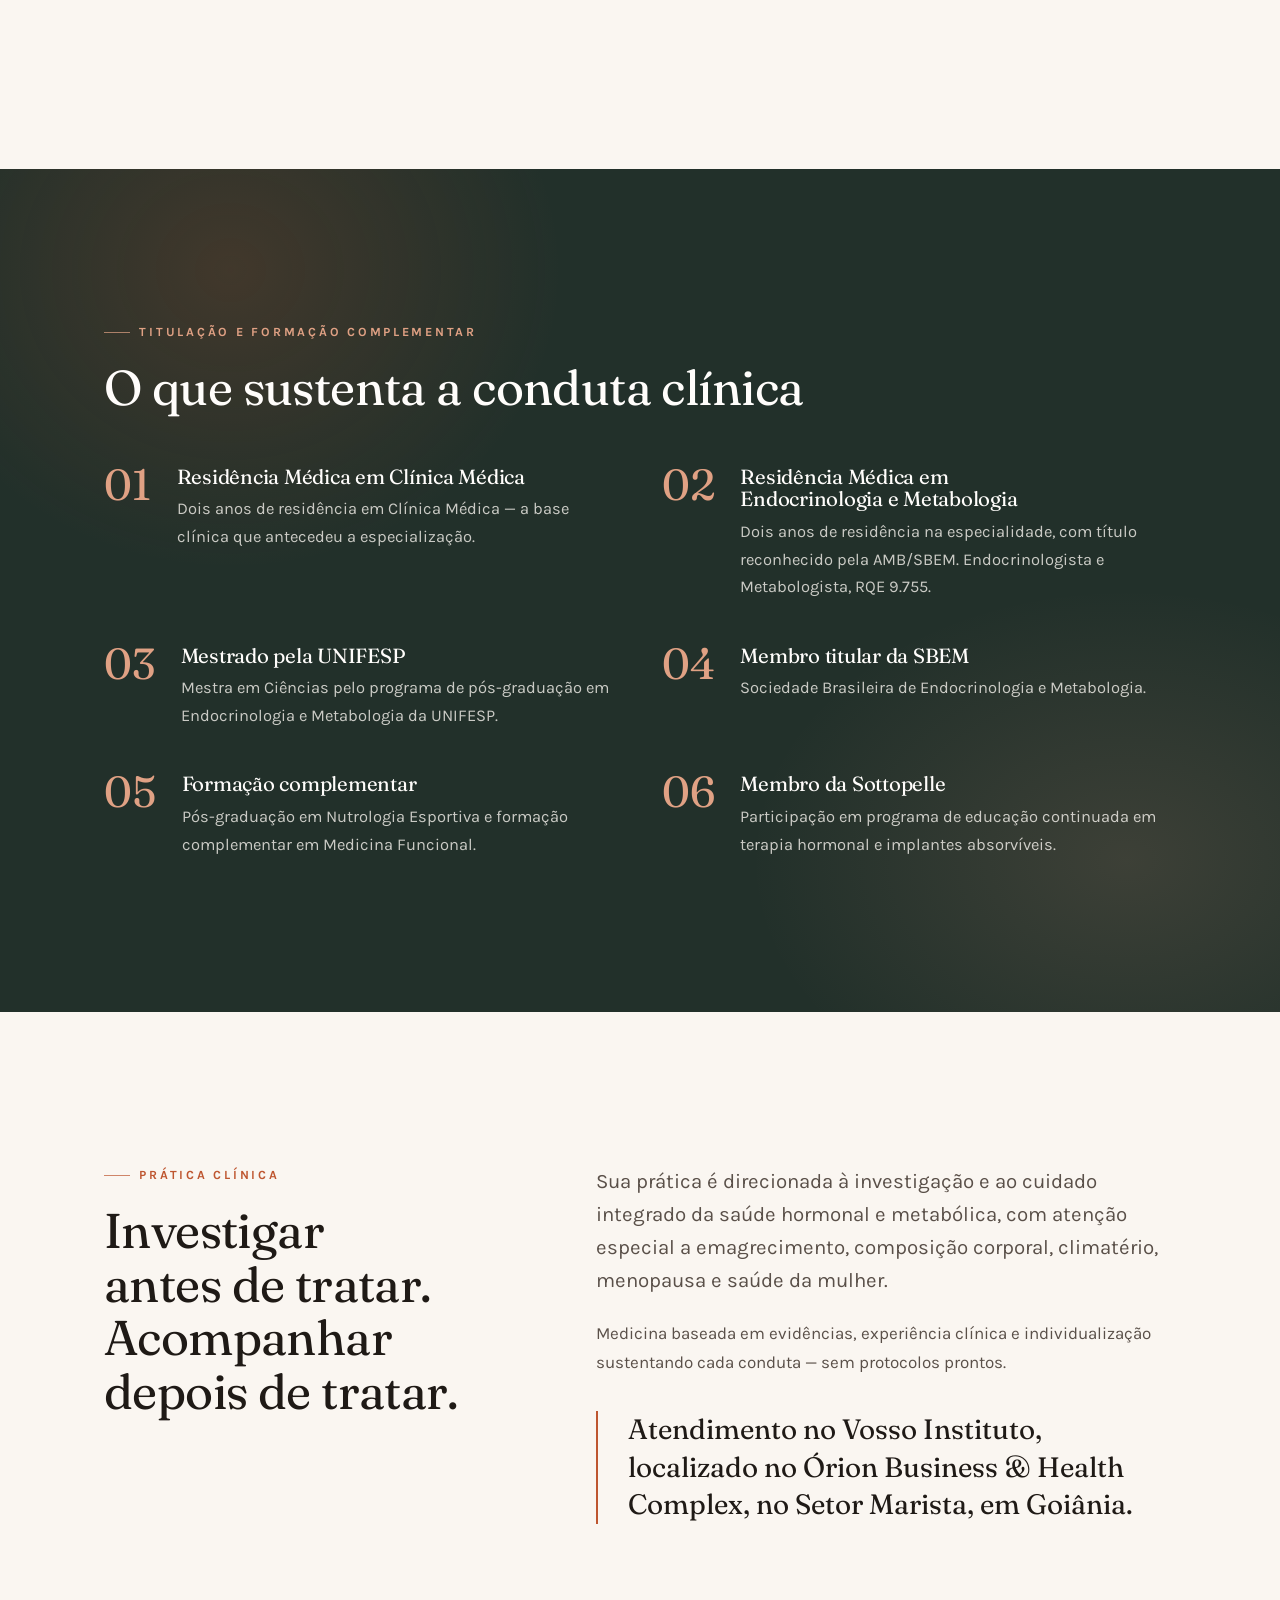
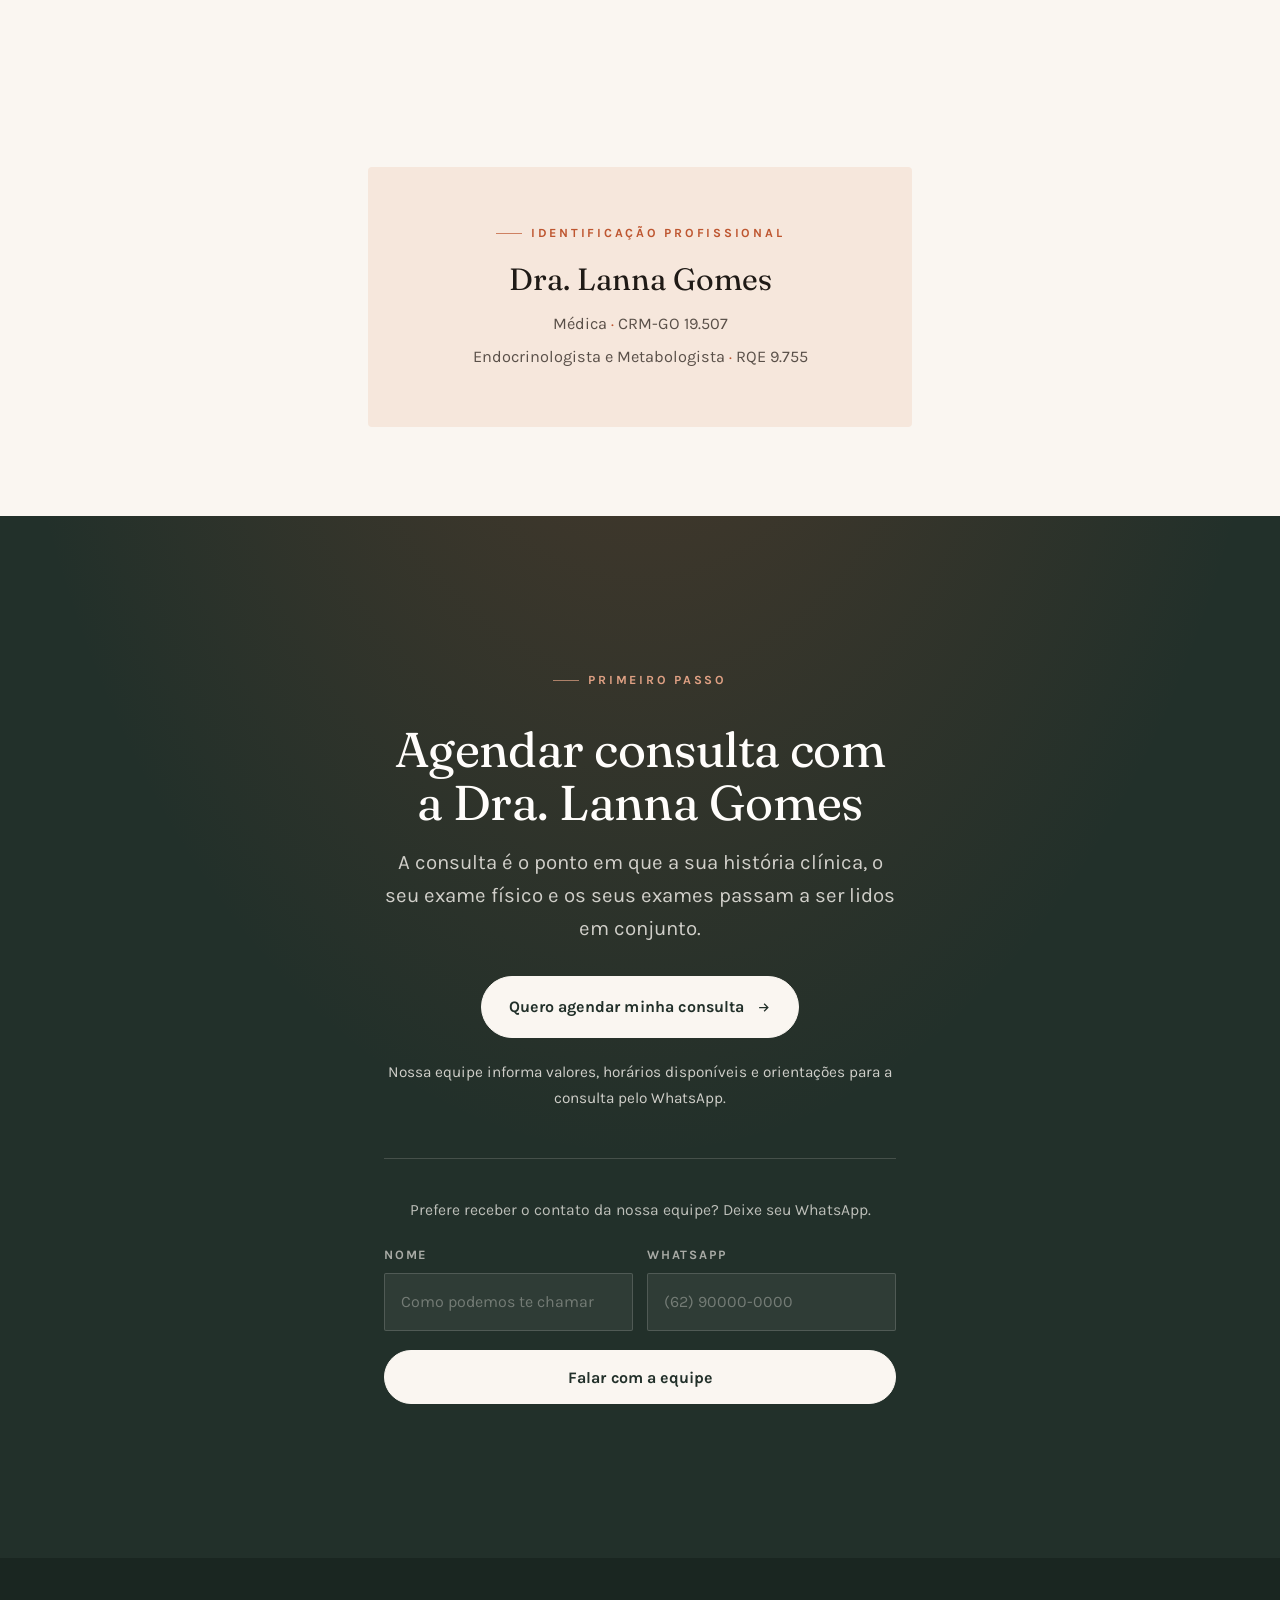
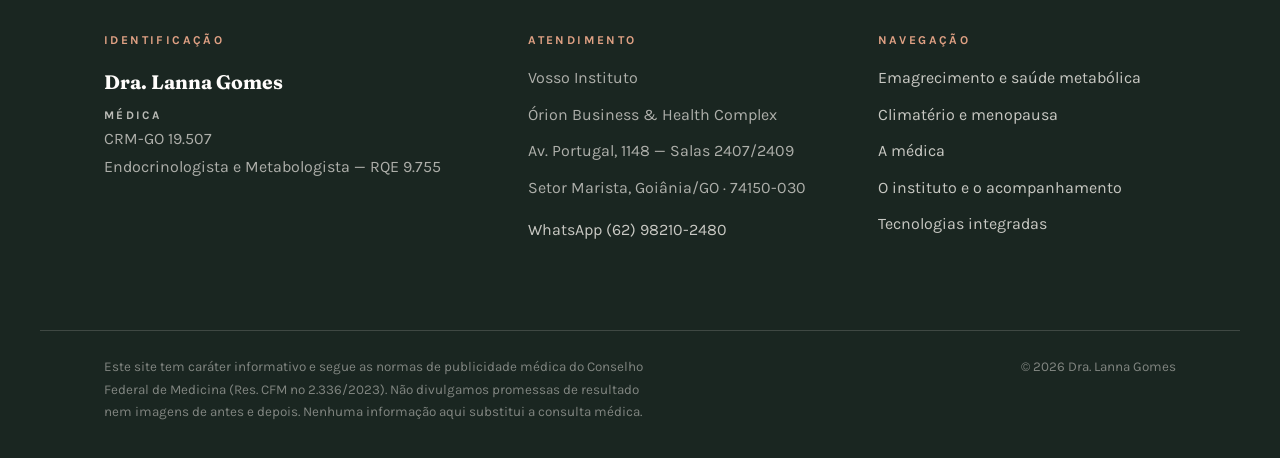
<file: a-medica.html>
<!doctype html>
<html lang="pt-BR">
<head>
<meta charset="utf-8">
<meta name="viewport" content="width=device-width, initial-scale=1">
<!-- Google Tag Manager -->
<script>(function(w,d,s,l,i){w[l]=w[l]||[];w[l].push({'gtm.start':
new Date().getTime(),event:'gtm.js'});var f=d.getElementsByTagName(s)[0],
j=d.createElement(s),dl=l!='dataLayer'?'&l='+l:'';j.async=true;j.src=
'https://www.googletagmanager.com/gtm.js?id='+i+dl;f.parentNode.insertBefore(j,f);
})(window,document,'script','dataLayer','GTM-WK9NGSJH');</script>
<!-- End Google Tag Manager -->
<title>Dra. Lanna Gomes — Endocrinologista e Metabologista | CRM-GO 19.507</title>
<meta name="description" content="Endocrinologista e Metabologista em Goiânia, RQE 9.755. Residência em Clínica Médica e em Endocrinologia e Metabologia, mestrado pela UNIFESP e 20 anos de formação médica.">
<link rel="canonical" href="https://dralannagomes.com.br/a-medica.html">
<link rel="preconnect" href="https://fonts.googleapis.com">
<link rel="preconnect" href="https://fonts.gstatic.com" crossorigin>
<link href="https://fonts.googleapis.com/css2?family=Fraunces:ital,opsz,wght@0,9..144,300..700;1,9..144,300..600&family=Karla:wght@400;500;600;700&display=swap" rel="stylesheet">
<link rel="stylesheet" href="assets/site.css">
<noscript><style>.leadform{display:none}</style></noscript>
</head>
<body>
<!-- Google Tag Manager (noscript) -->
<noscript><iframe src="https://www.googletagmanager.com/ns.html?id=GTM-WK9NGSJH"
height="0" width="0" style="display:none;visibility:hidden"></iframe></noscript>
<!-- End Google Tag Manager (noscript) -->

<header class="topbar">
  <div class="wrap topbar__in">
    <a class="brand" href="index.html">
      <span class="brand__name">Dra. Lanna Gomes</span>
      <span class="brand__tag">Endocrinologista e Metabologista</span>
    </a>
    <nav class="nav" aria-label="Principal">
      <div class="nav__links">
        <a href="index.html">Início</a>
        <a href="emagrecimento.html">Emagrecimento</a>
        <a href="climaterio-menopausa.html">Climatério e menopausa</a>
        <a href="a-medica.html" aria-current="page">A médica</a>
        <a href="instituto.html">O instituto</a>
      </div>
      <a class="btn btn--nav" href="https://wa.me/5562982102480?text=Ol%C3%A1%21%20Vim%20pelo%20site%20e%20gostaria%20de%20informa%C3%A7%C3%B5es%20sobre%20consulta%20com%20a%20Dra.%20Lanna." target="_blank" rel="noopener">Agendar consulta</a>
      <button class="navtoggle" aria-label="Abrir menu" aria-expanded="false">
        <svg width="24" height="24" viewBox="0 0 24 24" fill="none" stroke="currentColor" stroke-width="1.6"><path d="M3 6h18M3 12h18M3 18h18"/></svg>
      </button>
    </nav>
  </div>
</header>

<section class="hero">
  <div class="wrap hero__in">
    <div class="hero__text">
      <p class="hero__kicker">Médica <span>·</span> CRM-GO 19.507 <span>·</span> Endocrinologista e Metabologista <span>·</span> RQE 9.755</p>
      <h1 class="h-xl split">Dra. Lanna Gomes</h1>
      <p class="lede hero__sub reveal">Com 20 anos de formação médica e uma trajetória construída sobre uma base sólida em Clínica Médica, Endocrinologia e Metabologia.</p>
      <div class="hero__actions reveal" data-d="1">
        <a class="btn" href="https://wa.me/5562982102480?text=Ol%C3%A1%21%20Vim%20pelo%20site%20e%20gostaria%20de%20informa%C3%A7%C3%B5es%20sobre%20consulta%20com%20a%20Dra.%20Lanna." target="_blank" rel="noopener">Quero agendar minha consulta <svg width="15" height="15" viewBox="0 0 24 24" fill="none" stroke="currentColor" stroke-width="2"><path d="M5 12h14M13 6l6 6-6 6"/></svg></a>
      </div>
      <p class="hero__place reveal" data-d="2"><strong>Vosso Instituto</strong> <span class="dot">·</span> Órion Business &amp; Health Complex <span class="dot">·</span> Setor Marista, Goiânia</p>
    </div>
    <div class="portrait reveal" data-d="1">
      <div class="portrait__frame">
        <img src="assets/img/lanna-portrait.jpg" alt="Dra. Lanna Gomes" width="1080" height="1350" style="object-position:50% 16%">
      </div>
      <div class="portrait__badge">
        <b class="counter" data-count="20">20</b>
        <span>anos de formação médica</span>
      </div>
    </div>
  </div>
</section>

<div class="credbar">
  <div class="wrap">
    <ul>
      <li><strong>Dra. Lanna Gomes</strong></li>
      <li>Médica · CRM-GO 19.507</li>
      <li><strong>Endocrinologista e Metabologista · RQE 9.755</strong></li>
      <li>Mestra pela UNIFESP</li>
      <li>Membro titular da SBEM</li>
      <li>20 anos de formação médica</li>
      <li>Vosso Instituto · Órion Business &amp; Health Complex</li>
    </ul>
  </div>
</div>

<section class="section">
  <div class="wrap grid-2">
    <div class="reveal">
      <p class="eyebrow">Formação</p>
      <h2 class="h-lg split">Uma base construída em Clínica Médica, Endocrinologia e Metabologia</h2>
    </div>
    <div class="reveal stack-lg" data-d="1">
      <p class="lede">Com 20 anos de formação médica, a trajetória da Dra. Lanna Gomes foi construída sobre uma base sólida em Clínica Médica, Endocrinologia e Metabologia. Após a graduação em Medicina pela Faculdade de Medicina de Marília (FAMEMA), realizou dois anos de Residência Médica em Clínica Médica e, na sequência, dois anos de Residência Médica em Endocrinologia e Metabologia. É Endocrinologista e Metabologista, com RQE 9.755, e Mestra em Ciências pelo programa de pós-graduação em Endocrinologia e Metabologia da UNIFESP.</p>
      <p>Ao longo da carreira, acumulou experiência clínica ambulatorial e hospitalar e atuou na indústria farmacêutica como gerente médica científica nas áreas de diabetes e obesidade — experiência que ampliou sua atuação em leitura crítica da evidência científica e atualização terapêutica.</p>
    </div>
  </div>
</section>

<section class="section dark spot">
  <div class="wrap">
    <div class="reveal" style="max-width:46rem;margin-bottom:clamp(34px,4vw,56px)">
      <p class="eyebrow">Titulação e formação complementar</p>
      <h2 class="h-lg split">O que sustenta a conduta clínica</h2>
    </div>
    <div class="method">
      <div class="method__item reveal">
        <span class="method__n">01</span>
        <div>
          <h3 class="h-sm">Residência Médica em Clínica Médica</h3>
          <p>Dois anos de residência em Clínica Médica — a base clínica que antecedeu a especialização.</p>
        </div>
      </div>
      <div class="method__item reveal" data-d="1">
        <span class="method__n">02</span>
        <div>
          <h3 class="h-sm">Residência Médica em Endocrinologia e Metabologia</h3>
          <p>Dois anos de residência na especialidade, com título reconhecido pela AMB/SBEM. Endocrinologista e Metabologista, RQE 9.755.</p>
        </div>
      </div>
      <div class="method__item reveal" data-d="2">
        <span class="method__n">03</span>
        <div>
          <h3 class="h-sm">Mestrado pela UNIFESP</h3>
          <p>Mestra em Ciências pelo programa de pós-graduação em Endocrinologia e Metabologia da UNIFESP.</p>
        </div>
      </div>
      <div class="method__item reveal" data-d="3">
        <span class="method__n">04</span>
        <div>
          <h3 class="h-sm">Membro titular da SBEM</h3>
          <p>Sociedade Brasileira de Endocrinologia e Metabologia.</p>
        </div>
      </div>
      <div class="method__item reveal" data-d="4">
        <span class="method__n">05</span>
        <div>
          <h3 class="h-sm">Formação complementar</h3>
          <p>Pós-graduação em Nutrologia Esportiva e formação complementar em Medicina Funcional.</p>
        </div>
      </div>
      <div class="method__item reveal" data-d="5">
        <span class="method__n">06</span>
        <div>
          <h3 class="h-sm">Membro da Sottopelle</h3>
          <p>Participação em programa de educação continuada em terapia hormonal e implantes absorvíveis.</p>
        </div>
      </div>
    </div>
  </div>
</section>

<section class="section">
  <div class="wrap grid-2">
    <div class="reveal">
      <p class="eyebrow">Prática clínica</p>
      <h2 class="h-lg split">Investigar antes de tratar. Acompanhar depois de tratar.</h2>
    </div>
    <div class="reveal stack-lg" data-d="1">
      <p class="lede">Sua prática é direcionada à investigação e ao cuidado integrado da saúde hormonal e metabólica, com atenção especial a emagrecimento, composição corporal, climatério, menopausa e saúde da mulher.</p>
      <p>Medicina baseada em evidências, experiência clínica e individualização sustentando cada conduta — sem protocolos prontos.</p>
      <p class="pullquote">Atendimento no Vosso Instituto, localizado no Órion Business &amp; Health Complex, no Setor Marista, em Goiânia.</p>
    </div>
  </div>
</section>

<section class="section section--tight">
  <div class="wrap">
    <div class="panel spot reveal idcard">
      <p class="eyebrow eyebrow--center">Identificação profissional</p>
      <p class="idcard__name">Dra. Lanna Gomes</p>
      <p class="idcard__line">Médica <span class="dot">·</span> CRM-GO 19.507</p>
      <p class="idcard__line">Endocrinologista e Metabologista <span class="dot">·</span> RQE 9.755</p>
    </div>
  </div>
</section>

<section class="section cta">
  <div class="wrap cta__in reveal">
    <p class="eyebrow eyebrow--center">Primeiro passo</p>
    <h2 class="h-lg split">Agendar consulta com a Dra. Lanna Gomes</h2>
    <p class="lede">A consulta é o ponto em que a sua história clínica, o seu exame físico e os seus exames passam a ser lidos em conjunto.</p>
    <a class="btn btn--light" href="https://wa.me/5562982102480?text=Ol%C3%A1%21%20Vim%20pelo%20site%20e%20gostaria%20de%20informa%C3%A7%C3%B5es%20sobre%20consulta%20com%20a%20Dra.%20Lanna." target="_blank" rel="noopener">Quero agendar minha consulta <svg width="15" height="15" viewBox="0 0 24 24" fill="none" stroke="currentColor" stroke-width="2"><path d="M5 12h14M13 6l6 6-6 6"/></svg></a>
    <p class="cta__note">Nossa equipe informa valores, horários disponíveis e orientações para a consulta pelo WhatsApp.</p>
    <form class="leadform" data-origem="a-medica" novalidate>
      <p class="leadform__intro">Prefere receber o contato da nossa equipe? Deixe seu WhatsApp.</p>
      <div class="leadform__row">
        <label class="leadform__field">
          <span>Nome</span>
          <input type="text" name="nome" autocomplete="name" placeholder="Como podemos te chamar" required>
        </label>
        <label class="leadform__field">
          <span>WhatsApp</span>
          <input type="tel" name="whatsapp" autocomplete="tel" inputmode="tel" placeholder="(62) 90000-0000" required>
        </label>
      </div>
      <button class="btn btn--light leadform__send" type="submit">Falar com a equipe</button>
      <p class="leadform__msg" role="status" aria-live="polite" hidden></p>
    </form>
  </div>
</section>

<footer class="footer">
  <div class="wrap footer__grid">
    <div>
      <h4>Identificação</h4>
      <div class="crm">
        <b>Dra. Lanna Gomes</b>
        <span class="role">Médica</span>
        CRM-GO 19.507<br>
        Endocrinologista e Metabologista — RQE 9.755
      </div>
    </div>
    <div>
      <h4>Atendimento</h4>
      <ul>
        <li>Vosso Instituto</li>
        <li>Órion Business &amp; Health Complex</li>
        <li>Av. Portugal, 1148 — Salas 2407/2409</li>
        <li>Setor Marista, Goiânia/GO · 74150-030</li>
        <li style="margin-top:1rem"><a href="https://wa.me/5562982102480" target="_blank" rel="noopener">WhatsApp (62) 98210-2480</a></li>
      </ul>
    </div>
    <div>
      <h4>Navegação</h4>
      <ul>
        <li><a href="emagrecimento.html">Emagrecimento e saúde metabólica</a></li>
        <li><a href="climaterio-menopausa.html">Climatério e menopausa</a></li>
        <li><a href="a-medica.html">A médica</a></li>
        <li><a href="instituto.html">O instituto e o acompanhamento</a></li>
        <li><a href="tecnologias.html">Tecnologias integradas</a></li>
      </ul>
    </div>
  </div>
  <div class="wrap footer__legal">
    <p>
      Este site tem caráter informativo e segue as normas de publicidade médica do Conselho Federal de Medicina
      (Res. CFM nº 2.336/2023). Não divulgamos promessas de resultado nem imagens de antes e depois.
      Nenhuma informação aqui substitui a consulta médica.
    </p>
    <p>© 2026 Dra. Lanna Gomes</p>
  </div>
</footer>

<a class="wa" href="https://wa.me/5562982102480?text=Ol%C3%A1%21%20Vim%20pelo%20site%20e%20gostaria%20de%20informa%C3%A7%C3%B5es%20sobre%20consulta%20com%20a%20Dra.%20Lanna." target="_blank" rel="noopener" aria-label="Falar no WhatsApp">
  <svg width="27" height="27" viewBox="0 0 24 24" fill="currentColor"><path d="M17.5 14.4c-.3-.2-1.8-.9-2-1-.3-.1-.5-.2-.7.1-.2.3-.7 1-.9 1.2-.2.2-.3.2-.6.1-.3-.2-1.3-.5-2.4-1.5-.9-.8-1.5-1.8-1.6-2.1-.2-.3 0-.5.1-.6l.5-.5c.1-.2.2-.3.3-.5.1-.2 0-.4 0-.5 0-.2-.7-1.6-.9-2.2-.2-.6-.5-.5-.7-.5h-.6c-.2 0-.5.1-.8.4-.3.3-1 1-1 2.5s1.1 2.9 1.2 3.1c.2.2 2.1 3.2 5.1 4.5.7.3 1.3.5 1.7.6.7.2 1.4.2 1.9.1.6-.1 1.8-.7 2-1.5.3-.7.3-1.4.2-1.5-.1-.2-.3-.2-.6-.4M12 2a10 10 0 0 0-8.6 15.1L2 22l5-1.3A10 10 0 1 0 12 2m0 18.2c-1.6 0-3.2-.4-4.5-1.2l-.3-.2-3 .8.8-2.9-.2-.3A8.2 8.2 0 1 1 12 20.2"/></svg>
</a>

<script src="assets/site.js"></script>
</body>
</html>
</file>
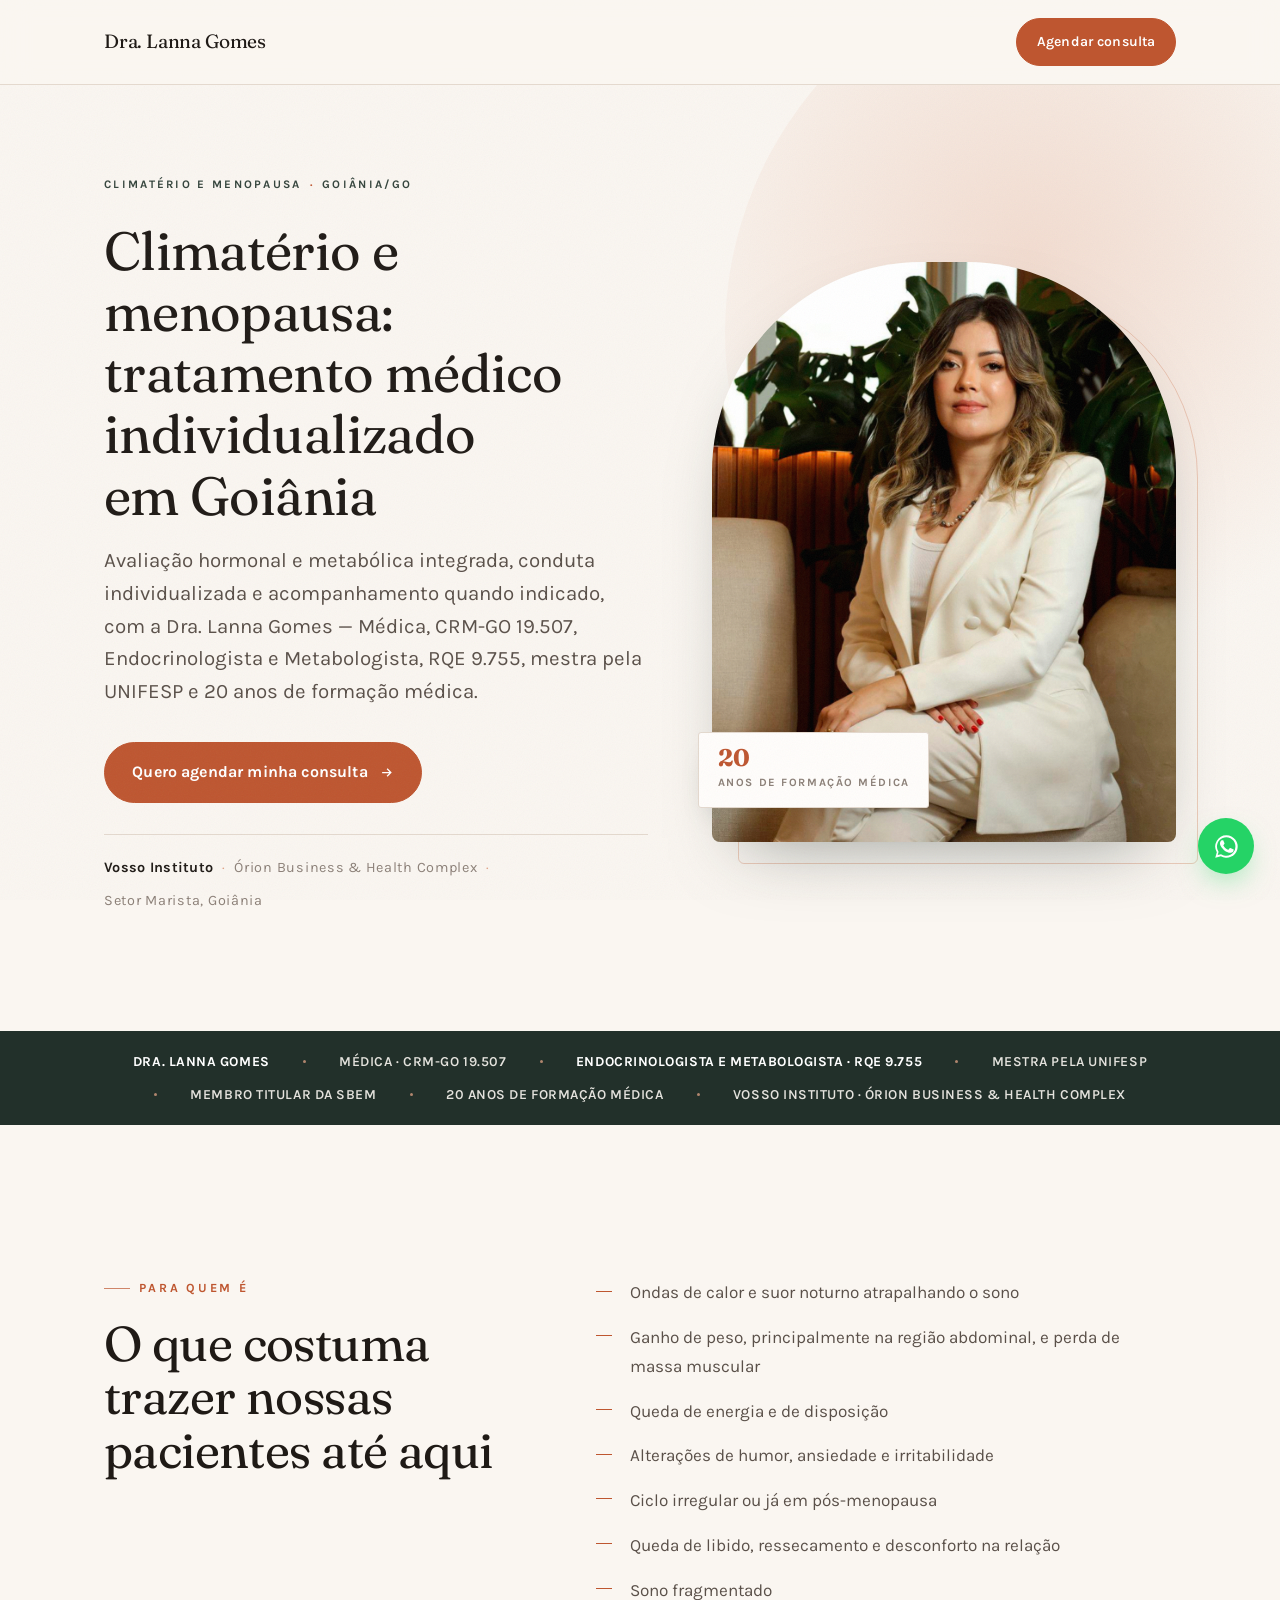
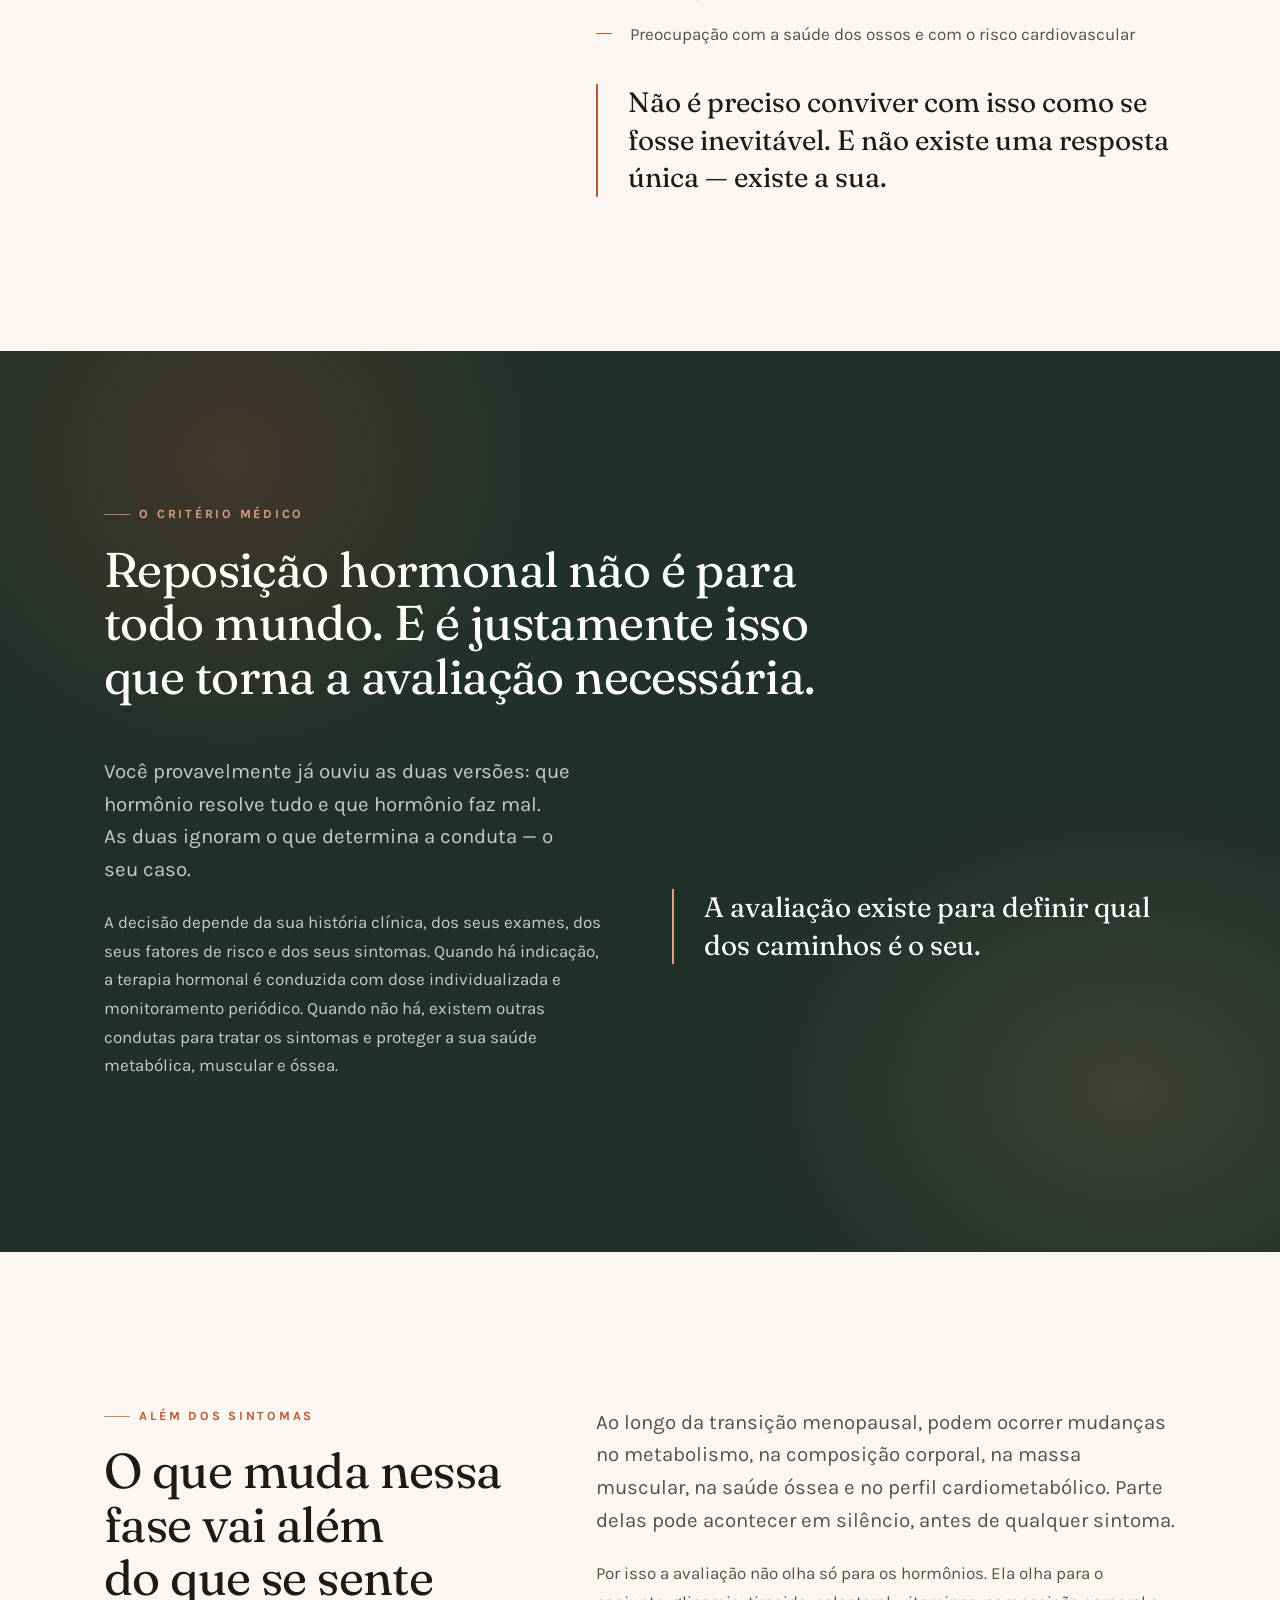
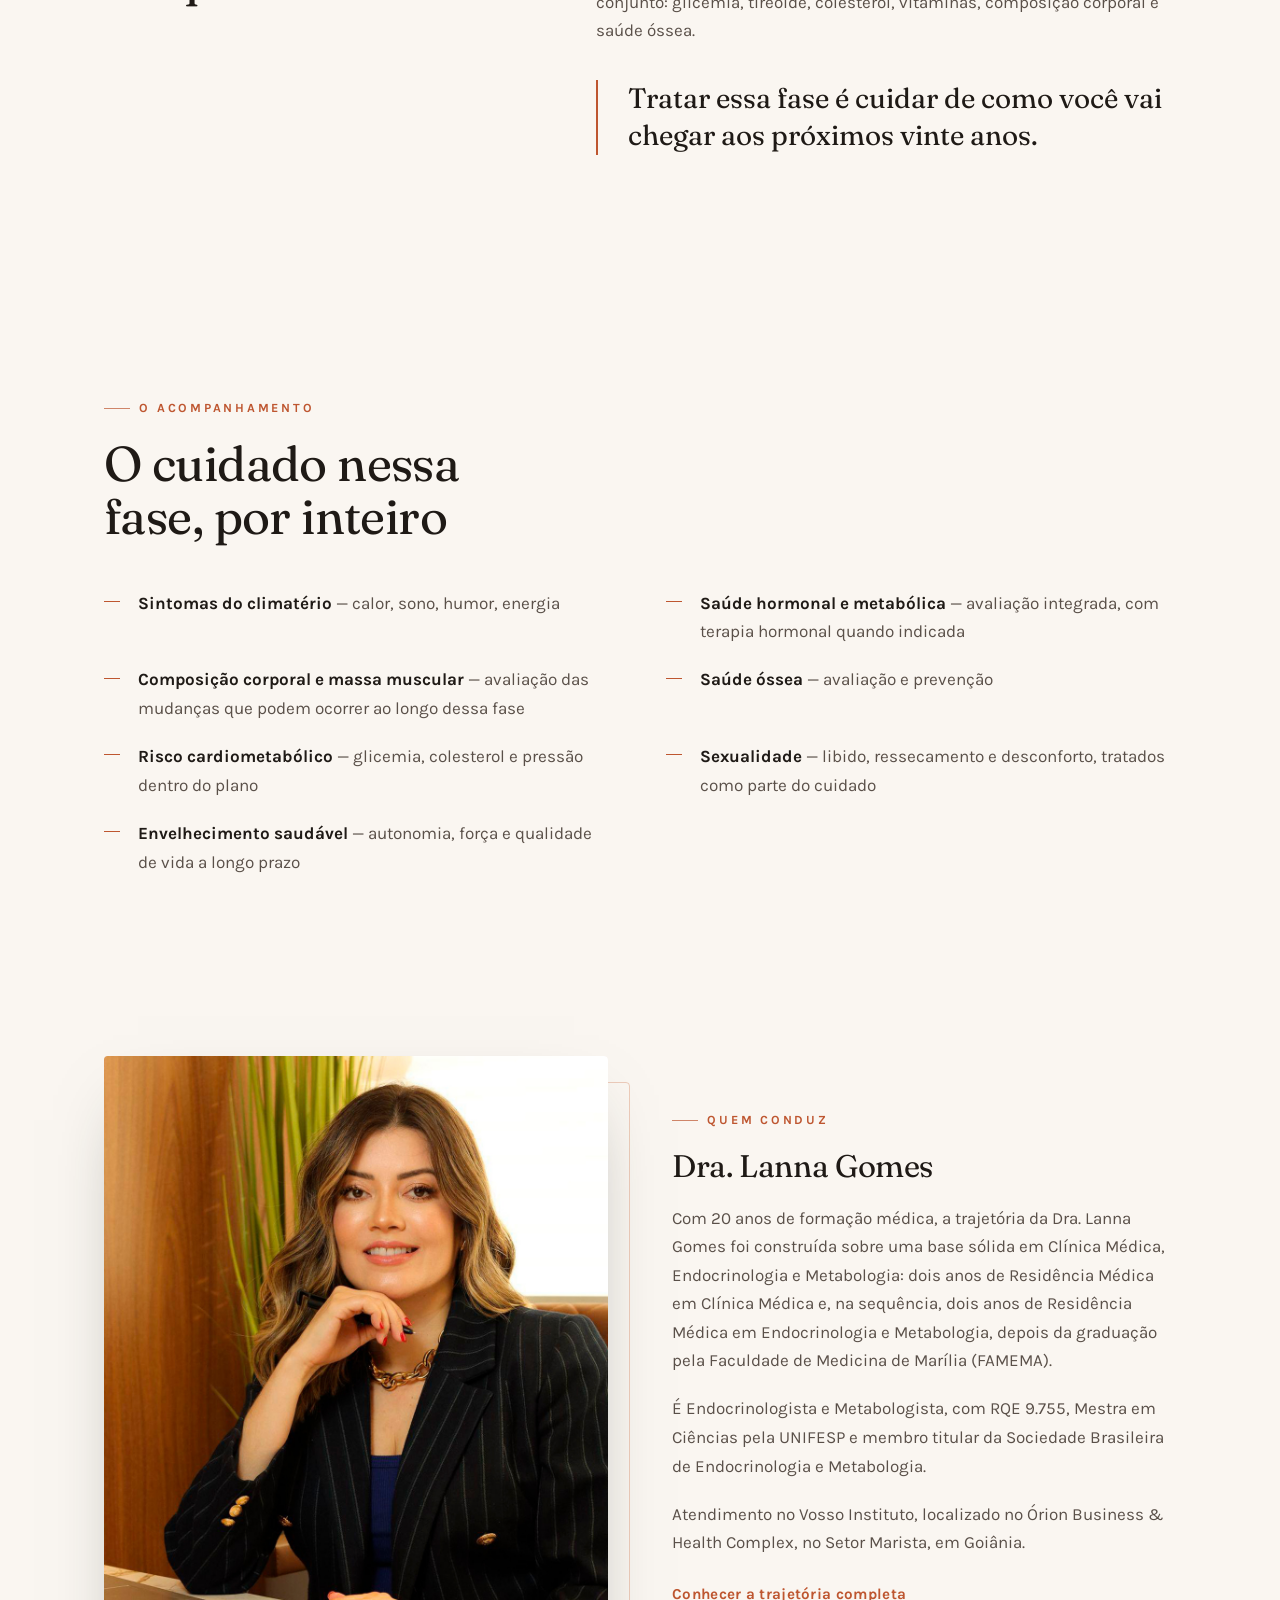
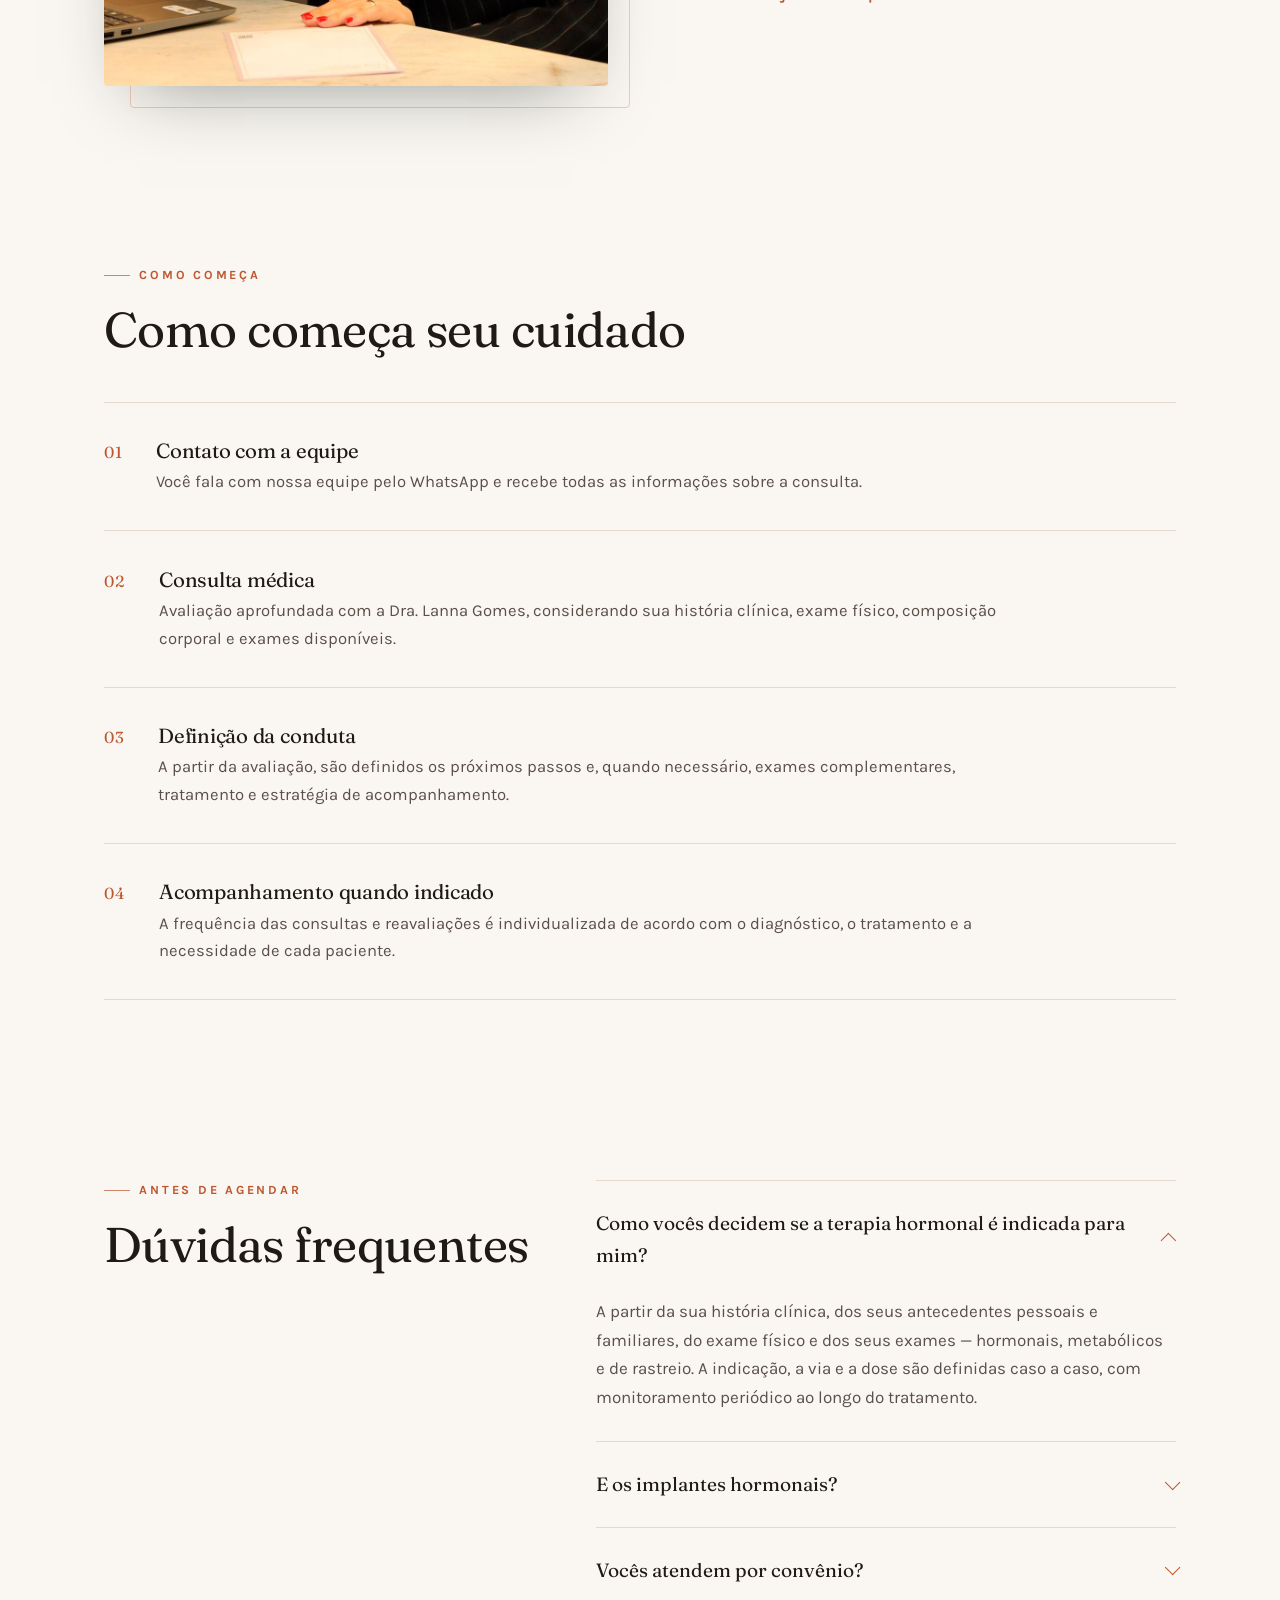
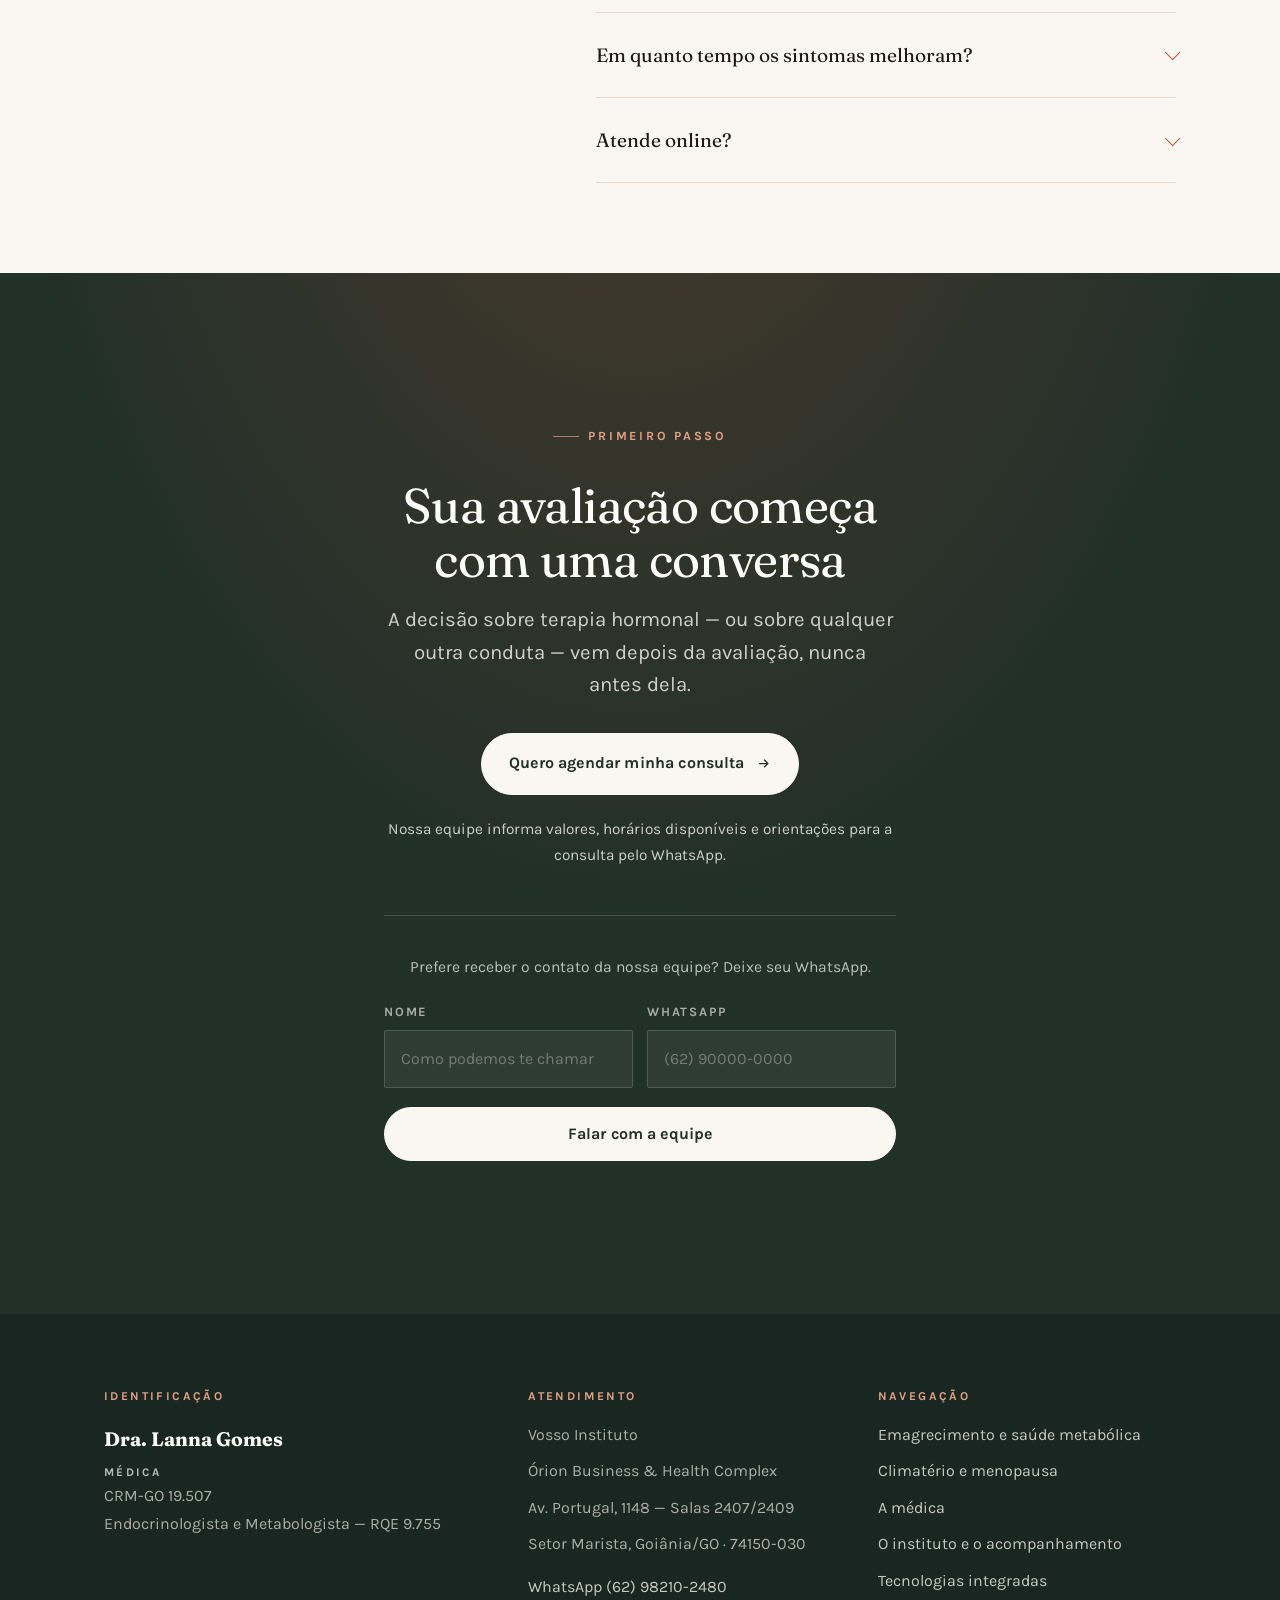
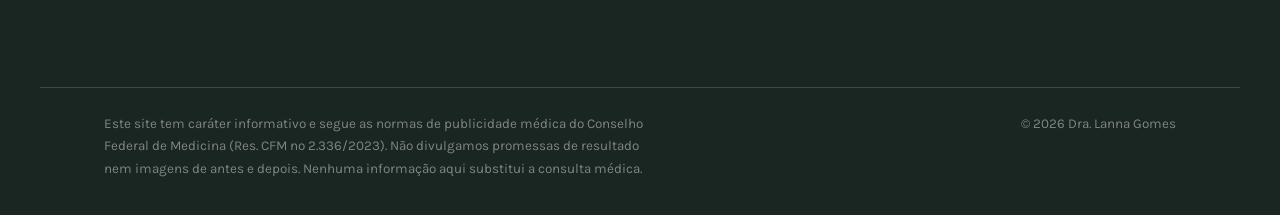
<file: climaterio-menopausa.html>
<!doctype html>
<html lang="pt-BR">
<head>
<meta charset="utf-8">
<meta name="viewport" content="width=device-width, initial-scale=1">
<!-- Google Tag Manager -->
<script>(function(w,d,s,l,i){w[l]=w[l]||[];w[l].push({'gtm.start':
new Date().getTime(),event:'gtm.js'});var f=d.getElementsByTagName(s)[0],
j=d.createElement(s),dl=l!='dataLayer'?'&l='+l:'';j.async=true;j.src=
'https://www.googletagmanager.com/gtm.js?id='+i+dl;f.parentNode.insertBefore(j,f);
})(window,document,'script','dataLayer','GTM-WK9NGSJH');</script>
<!-- End Google Tag Manager -->
<title>Climatério e Menopausa: Tratamento Médico em Goiânia | Dra. Lanna Gomes</title>
<meta name="description" content="Avaliação hormonal e metabólica integrada para climatério e menopausa, com conduta individualizada e acompanhamento quando indicado. Endocrinologista em Goiânia.">
<link rel="canonical" href="https://dralannagomes.com.br/climaterio-menopausa.html">
<link rel="preconnect" href="https://fonts.googleapis.com">
<link rel="preconnect" href="https://fonts.gstatic.com" crossorigin>
<link href="https://fonts.googleapis.com/css2?family=Fraunces:ital,opsz,wght@0,9..144,300..700;1,9..144,300..600&family=Karla:wght@400;500;600;700&display=swap" rel="stylesheet">
<link rel="stylesheet" href="assets/site.css">
<noscript><style>.leadform{display:none}</style></noscript>
</head>
<body>
<!-- Google Tag Manager (noscript) -->
<noscript><iframe src="https://www.googletagmanager.com/ns.html?id=GTM-WK9NGSJH"
height="0" width="0" style="display:none;visibility:hidden"></iframe></noscript>
<!-- End Google Tag Manager (noscript) -->

<header class="topbar">
  <div class="wrap topbar__in">
    <a class="brand" href="index.html">
      <span class="brand__name">Dra. Lanna Gomes</span>
      <span class="brand__tag">Endocrinologista e Metabologista</span>
    </a>
    <nav class="nav" aria-label="Principal">
      <a class="btn" href="https://wa.me/5562982102480?text=Ol%C3%A1%21%20Vim%20pelo%20site%20e%20gostaria%20de%20informa%C3%A7%C3%B5es%20sobre%20consulta%20com%20a%20Dra.%20Lanna." target="_blank" rel="noopener">Agendar consulta</a>
    </nav>
  </div>
</header>

<section class="hero">
  <div class="wrap hero__in">
    <div class="hero__text">
      <p class="hero__kicker">Climatério e menopausa <span>·</span> Goiânia/GO</p>
      <h1 class="h-xl h-xl--long split">Climatério e menopausa: tratamento médico individualizado em Goiânia</h1>
      <p class="lede hero__sub reveal">Avaliação hormonal e metabólica integrada, conduta individualizada e acompanhamento quando indicado, com a Dra. Lanna Gomes — Médica, CRM-GO 19.507, Endocrinologista e Metabologista, RQE 9.755, mestra pela UNIFESP e 20 anos de formação médica.</p>
      <div class="hero__actions reveal" data-d="1">
        <a class="btn" href="https://wa.me/5562982102480?text=Ol%C3%A1%21%20Vim%20pelo%20site%20e%20gostaria%20de%20informa%C3%A7%C3%B5es%20sobre%20avalia%C3%A7%C3%A3o%20de%20climat%C3%A9rio%20e%20menopausa." target="_blank" rel="noopener">Quero agendar minha consulta <svg width="15" height="15" viewBox="0 0 24 24" fill="none" stroke="currentColor" stroke-width="2"><path d="M5 12h14M13 6l6 6-6 6"/></svg></a>
      </div>
      <p class="hero__place reveal" data-d="2"><strong>Vosso Instituto</strong> <span class="dot">·</span> Órion Business &amp; Health Complex <span class="dot">·</span> Setor Marista, Goiânia</p>
    </div>
    <div class="portrait reveal" data-d="1">
      <div class="portrait__frame">
        <img src="assets/img/lanna-hero.jpg" alt="Dra. Lanna Gomes, endocrinologista e metabologista em Goiânia" width="1080" height="1350">
      </div>
      <div class="portrait__badge">
        <b class="counter" data-count="20">20</b>
        <span>anos de formação médica</span>
      </div>
    </div>
  </div>
</section>

<div class="credbar">
  <div class="wrap">
    <ul>
      <li><strong>Dra. Lanna Gomes</strong></li>
      <li>Médica · CRM-GO 19.507</li>
      <li><strong>Endocrinologista e Metabologista · RQE 9.755</strong></li>
      <li>Mestra pela UNIFESP</li>
      <li>Membro titular da SBEM</li>
      <li>20 anos de formação médica</li>
      <li>Vosso Instituto · Órion Business &amp; Health Complex</li>
    </ul>
  </div>
</div>

<section class="section">
  <div class="wrap grid-2">
    <div class="reveal">
      <p class="eyebrow">Para quem é</p>
      <h2 class="h-lg split">O que costuma trazer nossas pacientes até&nbsp;aqui</h2>
    </div>
    <div class="reveal" data-d="1">
      <ul class="checks">
      <li>Ondas de calor e suor noturno atrapalhando o sono</li>
      <li>Ganho de peso, principalmente na região abdominal, e perda de massa muscular</li>
      <li>Queda de energia e de disposição</li>
      <li>Alterações de humor, ansiedade e irritabilidade</li>
      <li>Ciclo irregular ou já em pós-menopausa</li>
      <li>Queda de libido, ressecamento e desconforto na relação</li>
      <li>Sono fragmentado</li>
      <li>Preocupação com a saúde dos ossos e com o risco cardiovascular</li>
      </ul>
      <p class="pullquote">Não é preciso conviver com isso como se fosse inevitável. E não existe uma resposta única — existe a sua.</p>
    </div>
  </div>
</section>

<section class="section dark spot">
  <div class="wrap">
    <div class="reveal" style="max-width:52rem">
      <p class="eyebrow">O critério médico</p>
      <h2 class="h-lg split">Reposição hormonal não é para todo mundo. E é justamente isso que torna a avaliação necessária.</h2>
    </div>
    <div class="grid-2--even" style="margin-top:clamp(30px,4vw,52px)">
      <div class="reveal stack-lg">
        <p class="lede">Você provavelmente já ouviu as duas versões: que hormônio resolve tudo e que hormônio faz mal. As duas ignoram o que determina a conduta — o seu caso.</p>
        <p>A decisão depende da sua história clínica, dos seus exames, dos seus fatores de risco e dos seus sintomas. Quando há indicação, a terapia hormonal é conduzida com dose individualizada e monitoramento periódico. Quando não há, existem outras condutas para tratar os sintomas e proteger a sua saúde metabólica, muscular e óssea.</p>
      </div>
      <div class="reveal" data-d="1">
        <p class="pullquote" style="margin-top:0">A avaliação existe para definir qual dos caminhos é o seu.</p>
      </div>
    </div>
  </div>
</section>

<section class="section">
  <div class="wrap grid-2">
    <div class="reveal">
      <p class="eyebrow">Além dos sintomas</p>
      <h2 class="h-lg split">O que muda nessa fase vai além do que se sente</h2>
    </div>
    <div class="reveal stack-lg" data-d="1">
      <p class="lede">Ao longo da transição menopausal, podem ocorrer mudanças no metabolismo, na composição corporal, na massa muscular, na saúde óssea e no perfil cardiometabólico. Parte delas pode acontecer em silêncio, antes de qualquer sintoma.</p>
      <p>Por isso a avaliação não olha só para os hormônios. Ela olha para o conjunto: glicemia, tireoide, colesterol, vitaminas, composição corporal e saúde óssea.</p>
      <p class="pullquote">Tratar essa fase é cuidar de como você vai chegar aos próximos vinte anos.</p>
    </div>
  </div>
</section>

<section class="section section--tight">
  <div class="wrap">
    <div class="reveal" style="max-width:44rem;margin-bottom:clamp(30px,3.5vw,48px)">
      <p class="eyebrow">O acompanhamento</p>
      <h2 class="h-lg split">O cuidado nessa fase, por inteiro</h2>
    </div>
    <div class="reveal" data-d="1">
      <ul class="checks checks--2">
      <li><strong>Sintomas do climatério</strong> — calor, sono, humor, energia</li>
      <li><strong>Saúde hormonal e metabólica</strong> — avaliação integrada, com terapia hormonal quando indicada</li>
      <li><strong>Composição corporal e massa muscular</strong> — avaliação das mudanças que podem ocorrer ao longo dessa fase</li>
      <li><strong>Saúde óssea</strong> — avaliação e prevenção</li>
      <li><strong>Risco cardiometabólico</strong> — glicemia, colesterol e pressão dentro do plano</li>
      <li><strong>Sexualidade</strong> — libido, ressecamento e desconforto, tratados como parte do cuidado</li>
      <li><strong>Envelhecimento saudável</strong> — autonomia, força e qualidade de vida a longo prazo</li>
      </ul>
    </div>
  </div>
</section>

<section class="section section--tight">
  <div class="wrap grid-2--even">
    <div class="portrait portrait--plain reveal">
      <div class="portrait__frame">
        <img src="assets/img/lanna-portrait.jpg" alt="Dra. Lanna Gomes" width="1080" height="1350" style="object-position:50% 18%">
      </div>
    </div>
    <div class="reveal" data-d="1">
      <p class="eyebrow">Quem conduz</p>
      <h2 class="h-md split">Dra. Lanna Gomes</h2>
      <div class="stack-lg" style="margin-top:1.3rem">
        <p>Com 20 anos de formação médica, a trajetória da Dra. Lanna Gomes foi construída sobre uma base sólida em Clínica Médica, Endocrinologia e Metabologia: dois anos de Residência Médica em Clínica Médica e, na sequência, dois anos de Residência Médica em Endocrinologia e Metabologia, depois da graduação pela Faculdade de Medicina de Marília (FAMEMA).</p>
        <p>É Endocrinologista e Metabologista, com RQE 9.755, Mestra em Ciências pela UNIFESP e membro titular da Sociedade Brasileira de Endocrinologia e Metabologia.</p>
        <p>Atendimento no Vosso Instituto, localizado no Órion Business &amp; Health Complex, no Setor Marista, em Goiânia.</p>
        <p style="margin-top:1.4rem"><a class="link-arrow" href="a-medica.html">Conhecer a trajetória completa</a></p>
      </div>
    </div>
  </div>
</section>

<section class="section section--tight">
  <div class="wrap">
    <div class="reveal" style="max-width:44rem;margin-bottom:clamp(30px,3.5vw,48px)">
      <p class="eyebrow">Como começa</p>
      <h2 class="h-lg split">Como começa seu cuidado</h2>
    </div>
    <div class="steps">
      <div class="step reveal">
        <div>
          <h3 class="h-sm">Contato com a equipe</h3>
          <p>Você fala com nossa equipe pelo WhatsApp e recebe todas as informações sobre a consulta.</p>
        </div>
      </div>
      <div class="step reveal">
        <div>
          <h3 class="h-sm">Consulta médica</h3>
          <p>Avaliação aprofundada com a Dra. Lanna Gomes, considerando sua história clínica, exame físico, composição corporal e exames disponíveis.</p>
        </div>
      </div>
      <div class="step reveal">
        <div>
          <h3 class="h-sm">Definição da conduta</h3>
          <p>A partir da avaliação, são definidos os próximos passos e, quando necessário, exames complementares, tratamento e estratégia de acompanhamento.</p>
        </div>
      </div>
      <div class="step reveal">
        <div>
          <h3 class="h-sm">Acompanhamento quando indicado</h3>
          <p>A frequência das consultas e reavaliações é individualizada de acordo com o diagnóstico, o tratamento e a necessidade de cada paciente.</p>
        </div>
      </div>
    </div>
  </div>
</section>

<section class="section section--tight">
  <div class="wrap grid-2">
    <div class="reveal">
      <p class="eyebrow">Antes de agendar</p>
      <h2 class="h-lg split">Dúvidas frequentes</h2>
    </div>
    <div class="faq reveal" data-d="1">
      <details open>
        <summary>Como vocês decidem se a terapia hormonal é indicada para mim?</summary>
        <div class="faq__a"><p>A partir da sua história clínica, dos seus antecedentes pessoais e familiares, do exame físico e dos seus exames — hormonais, metabólicos e de rastreio. A indicação, a via e a dose são definidas caso a caso, com monitoramento periódico ao longo do tratamento.</p></div>
      </details>
      <details>
        <summary>E os implantes hormonais?</summary>
        <div class="faq__a"><p>São uma das vias possíveis de terapia hormonal, indicadas apenas quando fazem sentido para o caso, com acompanhamento. Não são oferecidos como produto nem como solução padrão.</p></div>
      </details>
      <details>
        <summary>Vocês atendem por convênio?</summary>
        <div class="faq__a"><p>As consultas são no formato particular. Exames solicitados podem, em muitos casos, ser realizados pelo seu plano de saúde. Nossa equipe explica tudo antes do agendamento.</p></div>
      </details>
      <details>
        <summary>Em quanto tempo os sintomas melhoram?</summary>
        <div class="faq__a"><p>Depende do quadro e da conduta definida. Existem parâmetros clínicos acompanhados ao longo do tratamento — sintomas, exames, composição corporal — e é a partir deles que o plano é ajustado. Por isso o ritmo esperado é definido depois da avaliação.</p></div>
      </details>
      <details>
        <summary>Atende online?</summary>
        <div class="faq__a"><p>Sim, para casos selecionados, conforme critério médico. O atendimento presencial acontece no Vosso Instituto, no Órion Business &amp; Health Complex, no Setor Marista, em Goiânia.</p></div>
      </details>
    </div>
  </div>
</section>

<section class="section cta">
  <div class="wrap cta__in reveal">
    <p class="eyebrow eyebrow--center">Primeiro passo</p>
    <h2 class="h-lg split">Sua avaliação começa com uma conversa</h2>
    <p class="lede">A decisão sobre terapia hormonal — ou sobre qualquer outra conduta — vem depois da avaliação, nunca antes dela.</p>
    <a class="btn btn--light" href="https://wa.me/5562982102480?text=Ol%C3%A1%21%20Vim%20pelo%20site%20e%20gostaria%20de%20informa%C3%A7%C3%B5es%20sobre%20avalia%C3%A7%C3%A3o%20de%20climat%C3%A9rio%20e%20menopausa." target="_blank" rel="noopener">Quero agendar minha consulta <svg width="15" height="15" viewBox="0 0 24 24" fill="none" stroke="currentColor" stroke-width="2"><path d="M5 12h14M13 6l6 6-6 6"/></svg></a>
    <p class="cta__note">Nossa equipe informa valores, horários disponíveis e orientações para a consulta pelo WhatsApp.</p>
    <form class="leadform" data-origem="climaterio" novalidate>
      <p class="leadform__intro">Prefere receber o contato da nossa equipe? Deixe seu WhatsApp.</p>
      <div class="leadform__row">
        <label class="leadform__field">
          <span>Nome</span>
          <input type="text" name="nome" autocomplete="name" placeholder="Como podemos te chamar" required>
        </label>
        <label class="leadform__field">
          <span>WhatsApp</span>
          <input type="tel" name="whatsapp" autocomplete="tel" inputmode="tel" placeholder="(62) 90000-0000" required>
        </label>
      </div>
      <button class="btn btn--light leadform__send" type="submit">Falar com a equipe</button>
      <p class="leadform__msg" role="status" aria-live="polite" hidden></p>
    </form>
  </div>
</section>

<footer class="footer">
  <div class="wrap footer__grid">
    <div>
      <h4>Identificação</h4>
      <div class="crm">
        <b>Dra. Lanna Gomes</b>
        <span class="role">Médica</span>
        CRM-GO 19.507<br>
        Endocrinologista e Metabologista — RQE 9.755
      </div>
    </div>
    <div>
      <h4>Atendimento</h4>
      <ul>
        <li>Vosso Instituto</li>
        <li>Órion Business &amp; Health Complex</li>
        <li>Av. Portugal, 1148 — Salas 2407/2409</li>
        <li>Setor Marista, Goiânia/GO · 74150-030</li>
        <li style="margin-top:1rem"><a href="https://wa.me/5562982102480" target="_blank" rel="noopener">WhatsApp (62) 98210-2480</a></li>
      </ul>
    </div>
    <div>
      <h4>Navegação</h4>
      <ul>
        <li><a href="emagrecimento.html">Emagrecimento e saúde metabólica</a></li>
        <li><a href="climaterio-menopausa.html">Climatério e menopausa</a></li>
        <li><a href="a-medica.html">A médica</a></li>
        <li><a href="instituto.html">O instituto e o acompanhamento</a></li>
        <li><a href="tecnologias.html">Tecnologias integradas</a></li>
      </ul>
    </div>
  </div>
  <div class="wrap footer__legal">
    <p>
      Este site tem caráter informativo e segue as normas de publicidade médica do Conselho Federal de Medicina
      (Res. CFM nº 2.336/2023). Não divulgamos promessas de resultado nem imagens de antes e depois.
      Nenhuma informação aqui substitui a consulta médica.
    </p>
    <p>© 2026 Dra. Lanna Gomes</p>
  </div>
</footer>

<a class="wa" href="https://wa.me/5562982102480?text=Ol%C3%A1%21%20Vim%20pelo%20site%20e%20gostaria%20de%20informa%C3%A7%C3%B5es%20sobre%20avalia%C3%A7%C3%A3o%20de%20climat%C3%A9rio%20e%20menopausa." target="_blank" rel="noopener" aria-label="Falar no WhatsApp">
  <svg width="27" height="27" viewBox="0 0 24 24" fill="currentColor"><path d="M17.5 14.4c-.3-.2-1.8-.9-2-1-.3-.1-.5-.2-.7.1-.2.3-.7 1-.9 1.2-.2.2-.3.2-.6.1-.3-.2-1.3-.5-2.4-1.5-.9-.8-1.5-1.8-1.6-2.1-.2-.3 0-.5.1-.6l.5-.5c.1-.2.2-.3.3-.5.1-.2 0-.4 0-.5 0-.2-.7-1.6-.9-2.2-.2-.6-.5-.5-.7-.5h-.6c-.2 0-.5.1-.8.4-.3.3-1 1-1 2.5s1.1 2.9 1.2 3.1c.2.2 2.1 3.2 5.1 4.5.7.3 1.3.5 1.7.6.7.2 1.4.2 1.9.1.6-.1 1.8-.7 2-1.5.3-.7.3-1.4.2-1.5-.1-.2-.3-.2-.6-.4M12 2a10 10 0 0 0-8.6 15.1L2 22l5-1.3A10 10 0 1 0 12 2m0 18.2c-1.6 0-3.2-.4-4.5-1.2l-.3-.2-3 .8.8-2.9-.2-.3A8.2 8.2 0 1 1 12 20.2"/></svg>
</a>

<script src="assets/site.js"></script>
</body>
</html>
</file>
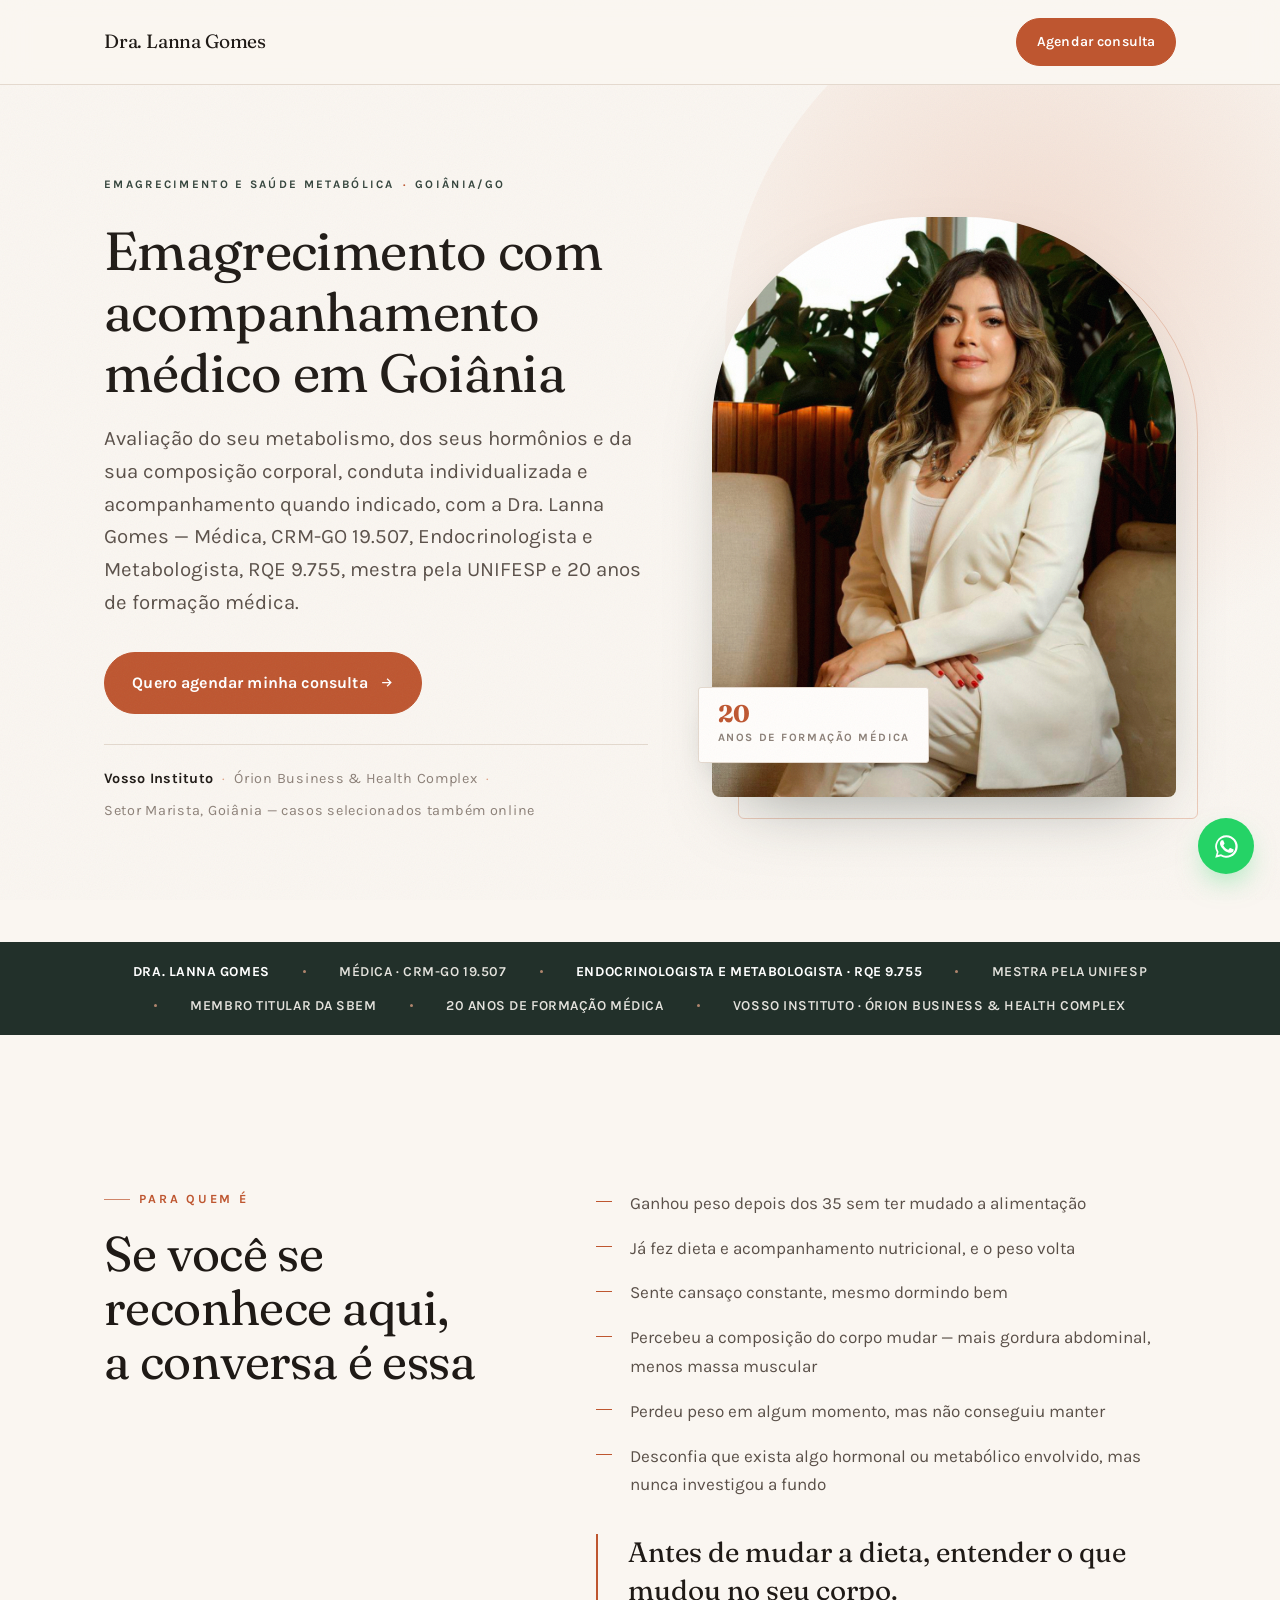
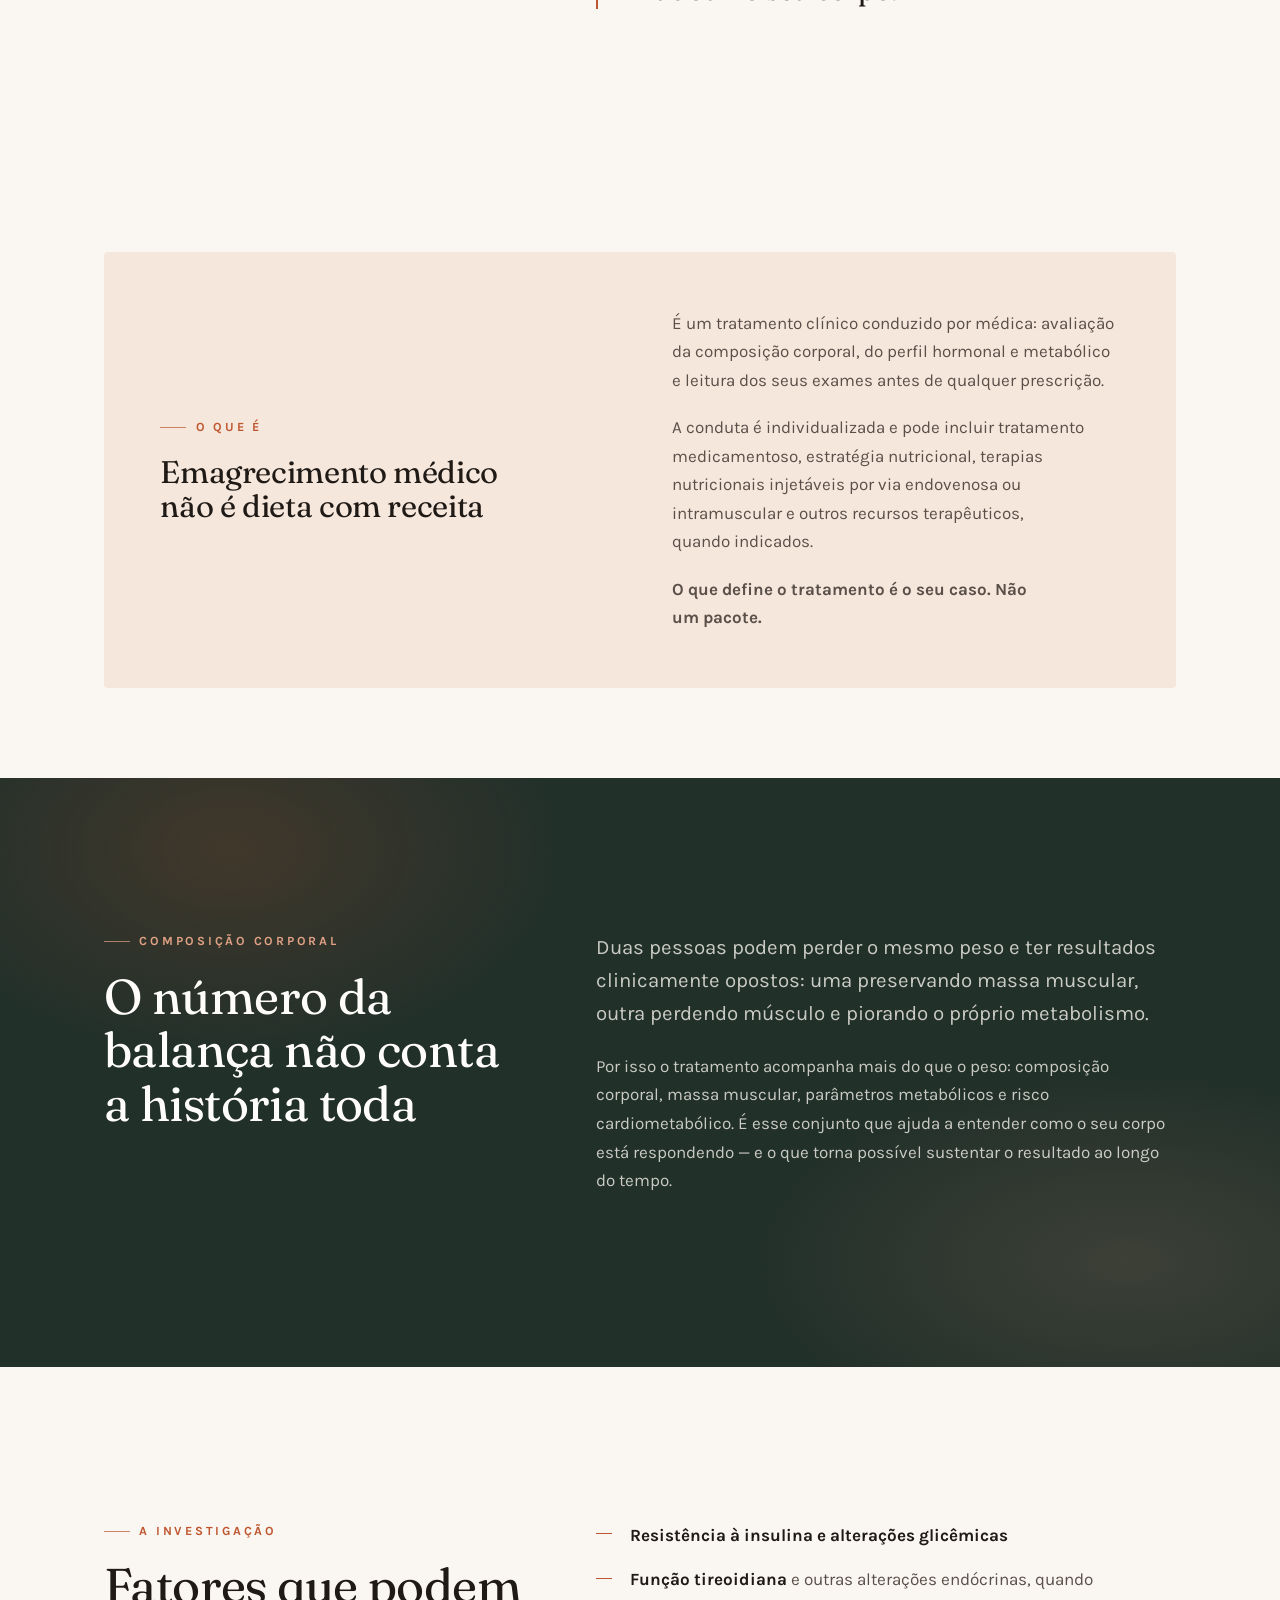
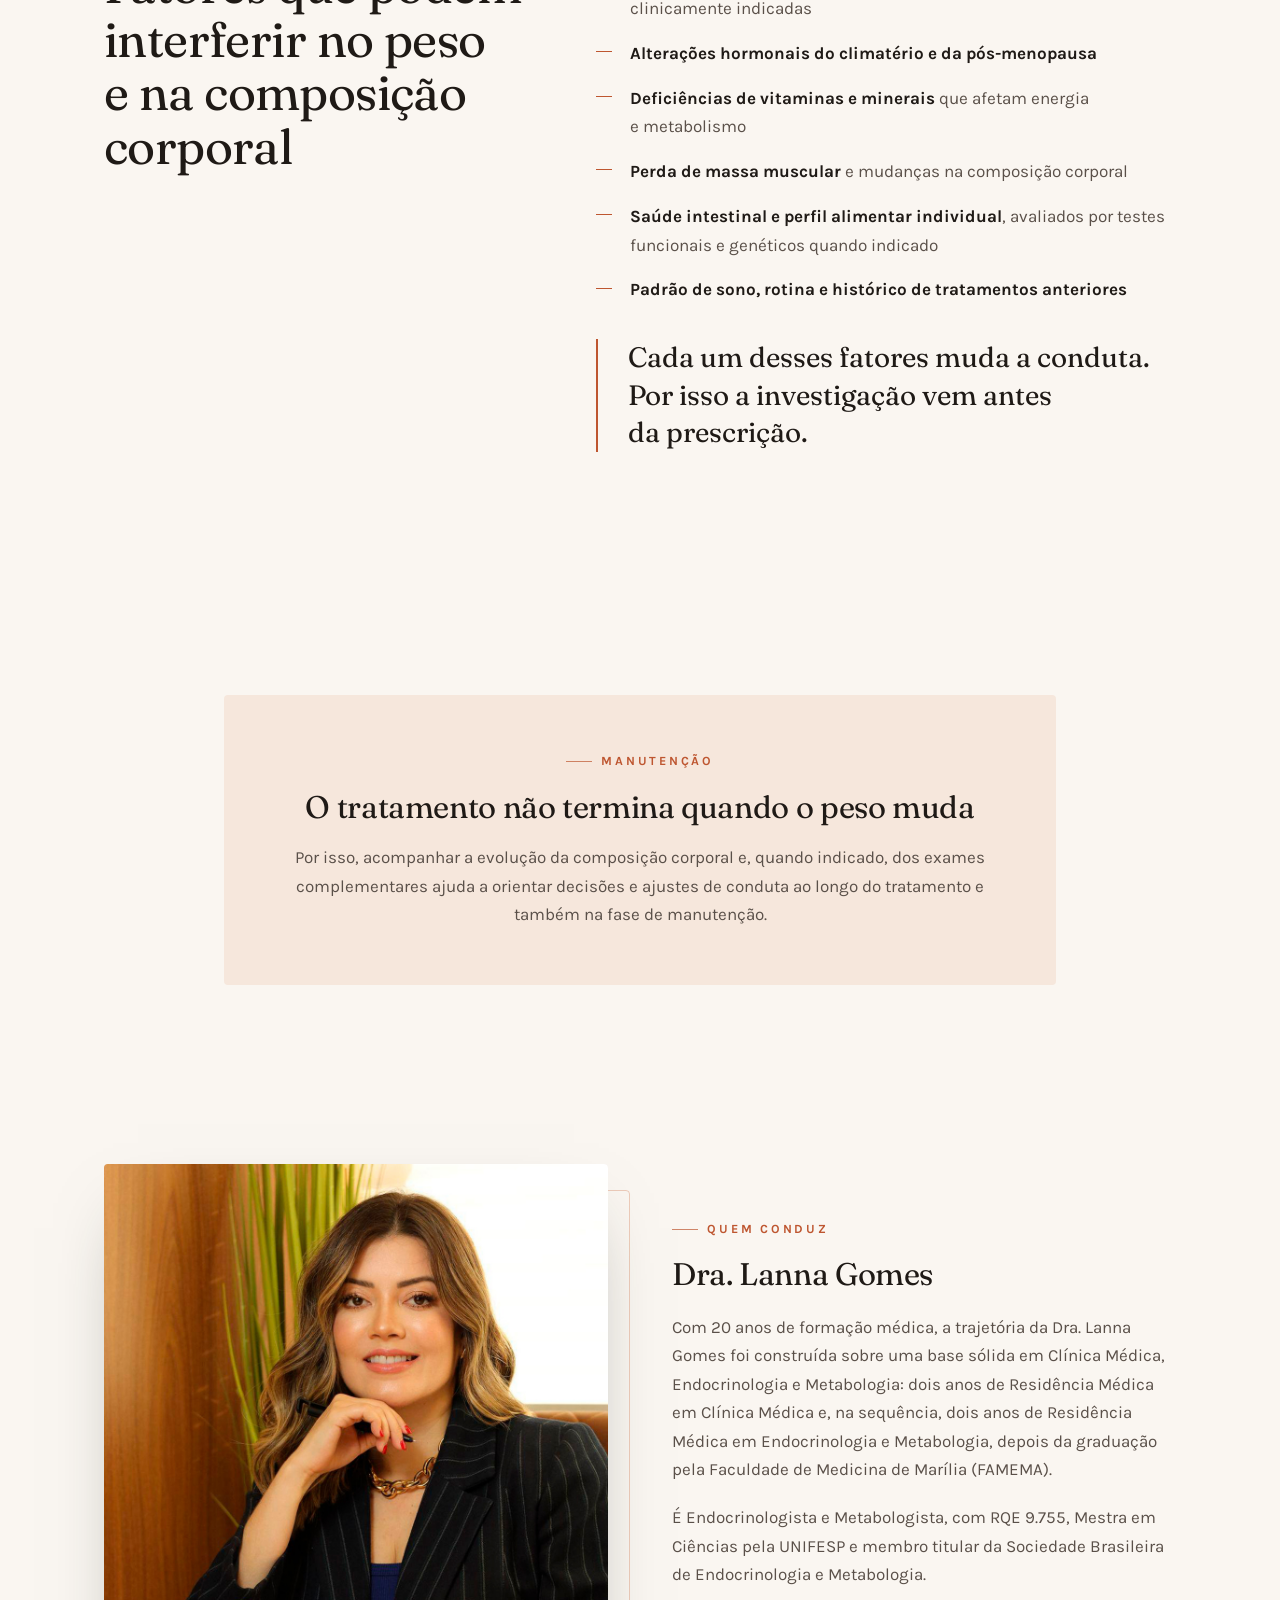
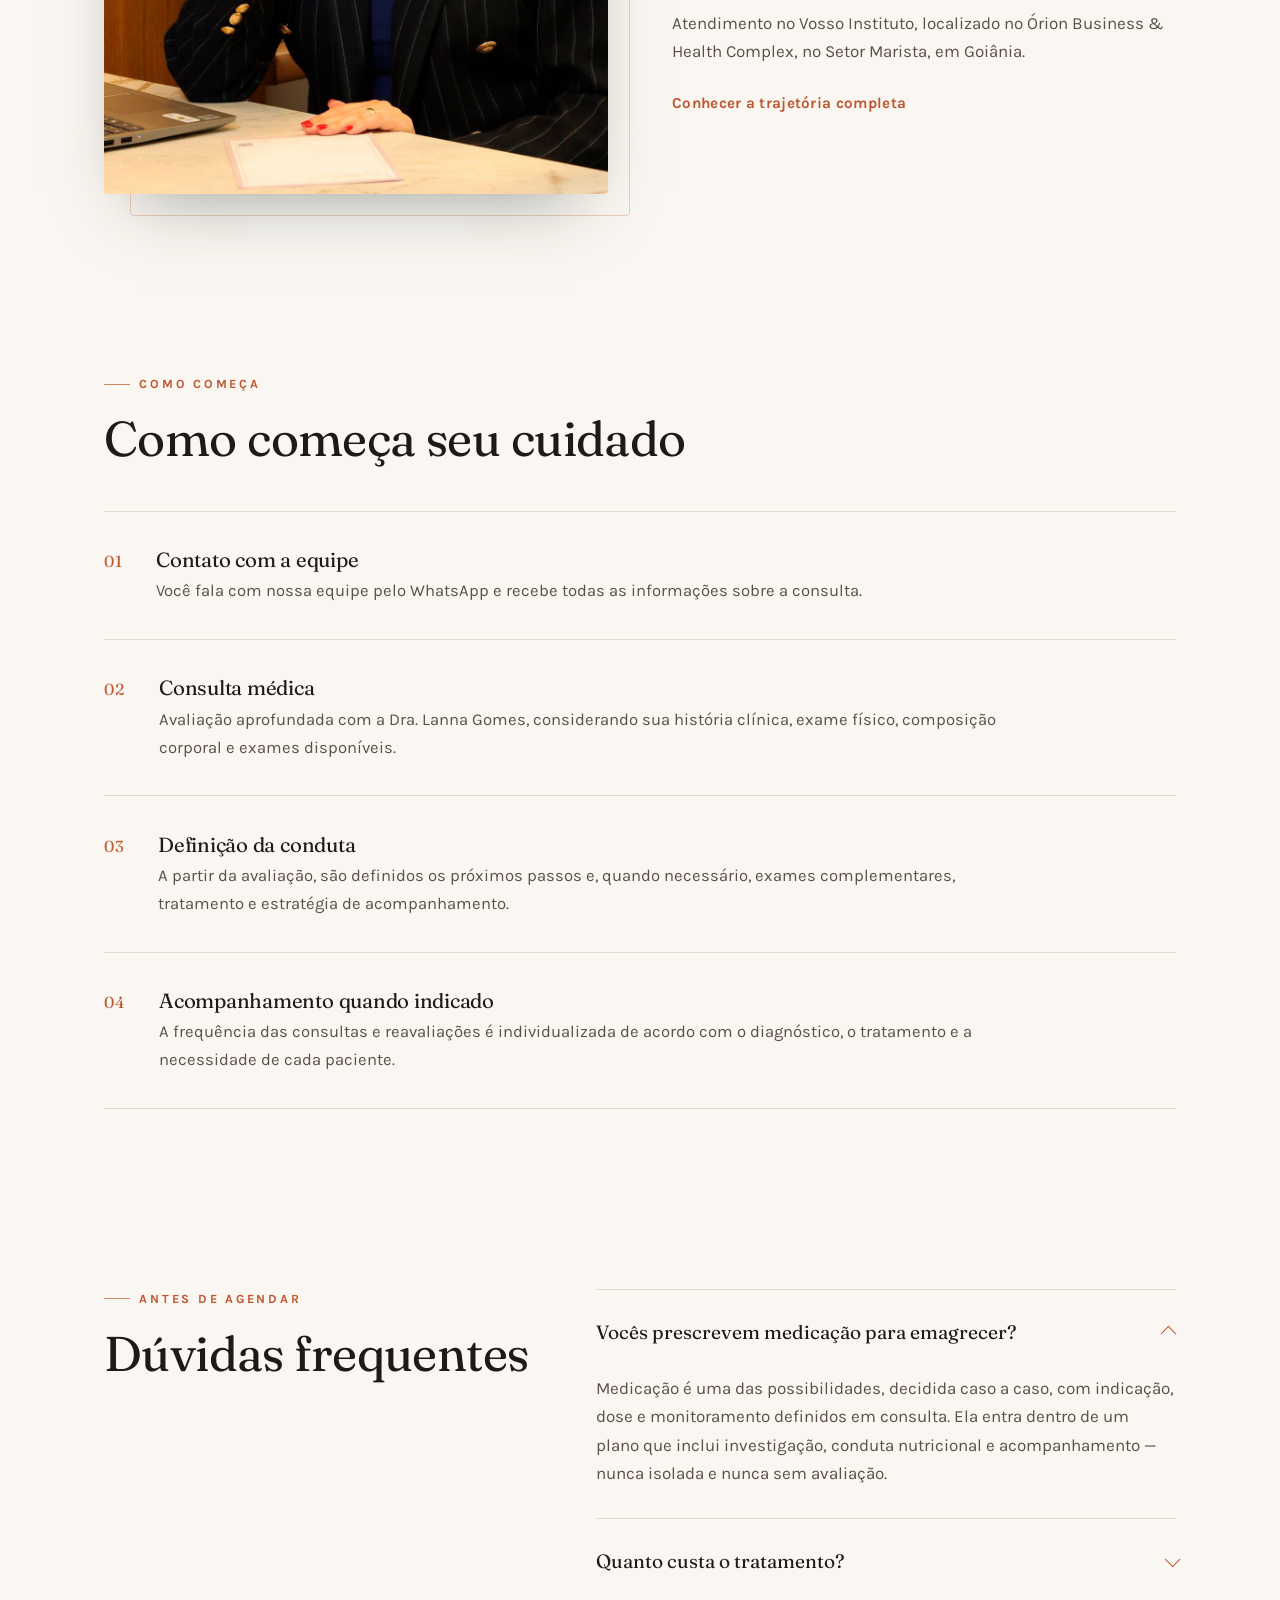
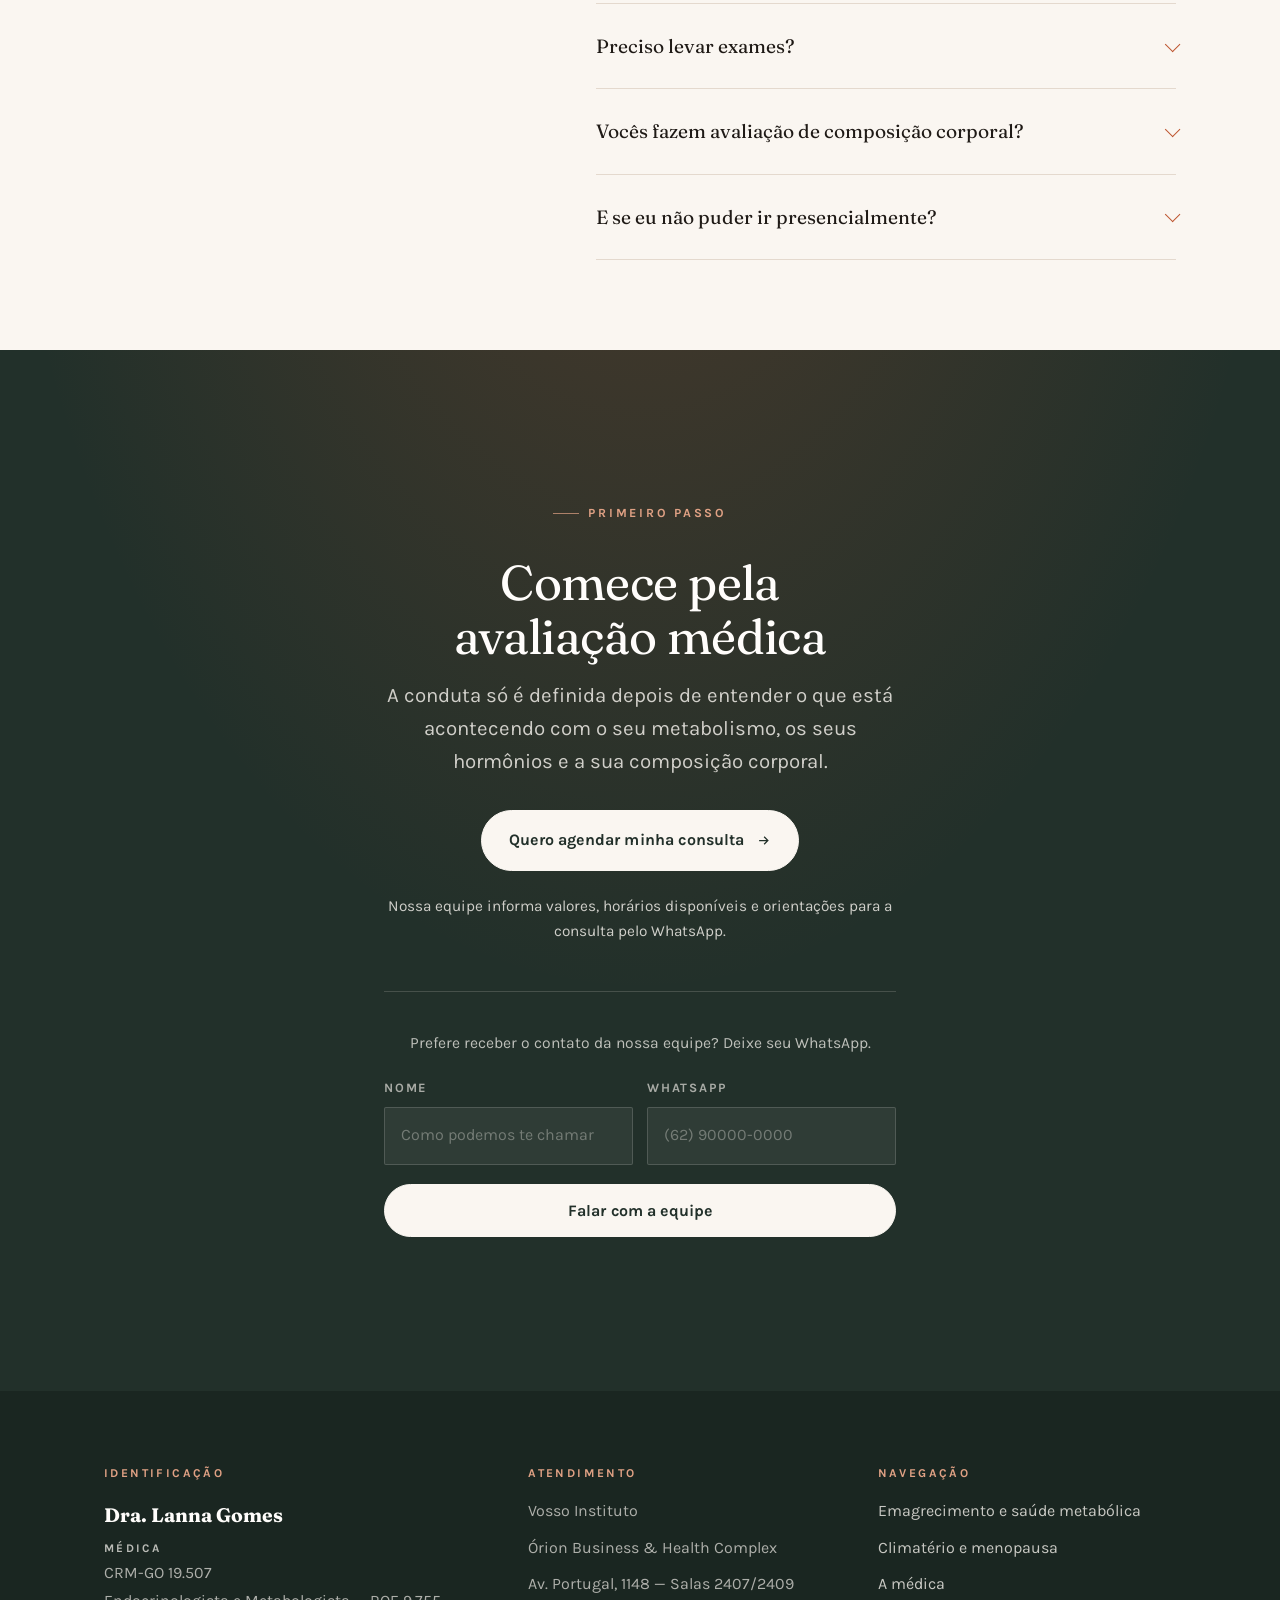
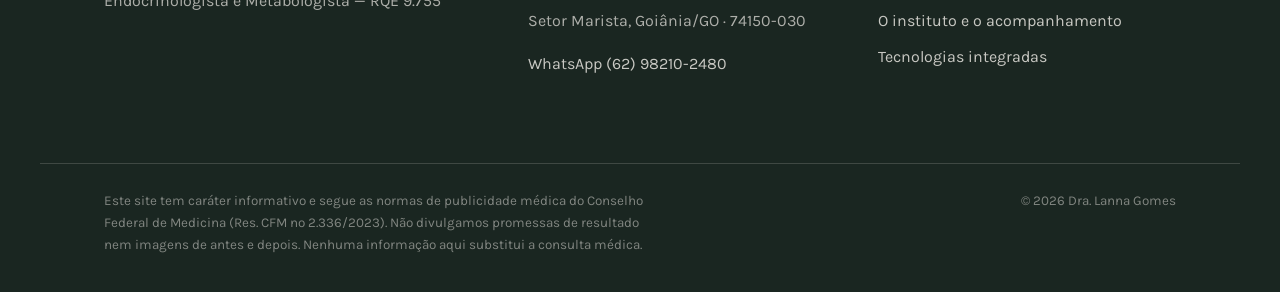
<file: emagrecimento.html>
<!doctype html>
<html lang="pt-BR">
<head>
<meta charset="utf-8">
<meta name="viewport" content="width=device-width, initial-scale=1">
<!-- Google Tag Manager -->
<script>(function(w,d,s,l,i){w[l]=w[l]||[];w[l].push({'gtm.start':
new Date().getTime(),event:'gtm.js'});var f=d.getElementsByTagName(s)[0],
j=d.createElement(s),dl=l!='dataLayer'?'&l='+l:'';j.async=true;j.src=
'https://www.googletagmanager.com/gtm.js?id='+i+dl;f.parentNode.insertBefore(j,f);
})(window,document,'script','dataLayer','GTM-WK9NGSJH');</script>
<!-- End Google Tag Manager -->
<title>Emagrecimento com Acompanhamento Médico em Goiânia | Dra. Lanna Gomes</title>
<meta name="description" content="Tratamento médico do emagrecimento com avaliação de metabolismo, hormônios e composição corporal, plano individualizado e acompanhamento. Setor Marista, Goiânia.">
<link rel="canonical" href="https://dralannagomes.com.br/emagrecimento.html">
<link rel="preconnect" href="https://fonts.googleapis.com">
<link rel="preconnect" href="https://fonts.gstatic.com" crossorigin>
<link href="https://fonts.googleapis.com/css2?family=Fraunces:ital,opsz,wght@0,9..144,300..700;1,9..144,300..600&family=Karla:wght@400;500;600;700&display=swap" rel="stylesheet">
<link rel="stylesheet" href="assets/site.css">
<noscript><style>.leadform{display:none}</style></noscript>
</head>
<body>
<!-- Google Tag Manager (noscript) -->
<noscript><iframe src="https://www.googletagmanager.com/ns.html?id=GTM-WK9NGSJH"
height="0" width="0" style="display:none;visibility:hidden"></iframe></noscript>
<!-- End Google Tag Manager (noscript) -->

<header class="topbar">
  <div class="wrap topbar__in">
    <a class="brand" href="index.html">
      <span class="brand__name">Dra. Lanna Gomes</span>
      <span class="brand__tag">Endocrinologista e Metabologista</span>
    </a>
    <nav class="nav" aria-label="Principal">
      <a class="btn" href="https://wa.me/5562982102480?text=Ol%C3%A1%21%20Vim%20pelo%20site%20e%20gostaria%20de%20informa%C3%A7%C3%B5es%20sobre%20consulta%20com%20a%20Dra.%20Lanna." target="_blank" rel="noopener">Agendar consulta</a>
    </nav>
  </div>
</header>

<section class="hero">
  <div class="wrap hero__in">
    <div class="hero__text">
      <p class="hero__kicker">Emagrecimento e saúde metabólica <span>·</span> Goiânia/GO</p>
      <h1 class="h-xl h-xl--long split">Emagrecimento com acompanhamento médico em Goiânia</h1>
      <p class="lede hero__sub reveal">Avaliação do seu metabolismo, dos seus hormônios e da sua composição corporal, conduta individualizada e acompanhamento quando indicado, com a Dra. Lanna Gomes — Médica, CRM-GO 19.507, Endocrinologista e Metabologista, RQE 9.755, mestra pela UNIFESP e 20 anos de formação médica.</p>
      <div class="hero__actions reveal" data-d="1">
        <a class="btn" href="https://wa.me/5562982102480?text=Ol%C3%A1%21%20Vim%20pelo%20site%20e%20gostaria%20de%20informa%C3%A7%C3%B5es%20sobre%20o%20acompanhamento%20de%20emagrecimento." target="_blank" rel="noopener">Quero agendar minha consulta <svg width="15" height="15" viewBox="0 0 24 24" fill="none" stroke="currentColor" stroke-width="2"><path d="M5 12h14M13 6l6 6-6 6"/></svg></a>
      </div>
      <p class="hero__place reveal" data-d="2"><strong>Vosso Instituto</strong> <span class="dot">·</span> Órion Business &amp; Health Complex <span class="dot">·</span> Setor Marista, Goiânia — casos selecionados também online</p>
    </div>
    <div class="portrait reveal" data-d="1">
      <div class="portrait__frame">
        <img src="assets/img/lanna-hero.jpg" alt="Dra. Lanna Gomes, endocrinologista e metabologista em Goiânia" width="1080" height="1350">
      </div>
      <div class="portrait__badge">
        <b class="counter" data-count="20">20</b>
        <span>anos de formação médica</span>
      </div>
    </div>
  </div>
</section>

<div class="credbar">
  <div class="wrap">
    <ul>
      <li><strong>Dra. Lanna Gomes</strong></li>
      <li>Médica · CRM-GO 19.507</li>
      <li><strong>Endocrinologista e Metabologista · RQE 9.755</strong></li>
      <li>Mestra pela UNIFESP</li>
      <li>Membro titular da SBEM</li>
      <li>20 anos de formação médica</li>
      <li>Vosso Instituto · Órion Business &amp; Health Complex</li>
    </ul>
  </div>
</div>

<section class="section">
  <div class="wrap grid-2">
    <div class="reveal">
      <p class="eyebrow">Para quem é</p>
      <h2 class="h-lg split">Se você se reconhece aqui, a conversa é&nbsp;essa</h2>
    </div>
    <div class="reveal" data-d="1">
      <ul class="checks">
      <li>Ganhou peso depois dos 35 sem ter mudado a alimentação</li>
      <li>Já fez dieta e acompanhamento nutricional, e o peso volta</li>
      <li>Sente cansaço constante, mesmo dormindo bem</li>
      <li>Percebeu a composição do corpo mudar — mais gordura abdominal, menos massa muscular</li>
      <li>Perdeu peso em algum momento, mas não conseguiu manter</li>
      <li>Desconfia que exista algo hormonal ou metabólico envolvido, mas nunca investigou a fundo</li>
      </ul>
      <p class="pullquote">Antes de mudar a dieta, entender o que mudou no seu corpo.</p>
    </div>
  </div>
</section>

<section class="section section--tight">
  <div class="wrap">
    <div class="panel grid-2--even spot reveal">
      <div>
        <p class="eyebrow">O que é</p>
        <h2 class="h-md split">Emagrecimento médico não é dieta com receita</h2>
      </div>
      <div>
        <p>É um tratamento clínico conduzido por médica: avaliação da composição corporal, do perfil hormonal e metabólico e leitura dos seus exames antes de qualquer prescrição.</p>
        <p>A conduta é individualizada e pode incluir tratamento medicamentoso, estratégia nutricional, terapias nutricionais injetáveis por via endovenosa ou intramuscular e outros recursos terapêuticos, quando indicados.</p>
        <p style="margin-bottom:0"><strong>O que define o tratamento é o seu caso. Não um pacote.</strong></p>
      </div>
    </div>
  </div>
</section>

<section class="section dark spot">
  <div class="wrap grid-2">
    <div class="reveal">
      <p class="eyebrow">Composição corporal</p>
      <h2 class="h-lg split">O número da balança não conta a história toda</h2>
    </div>
    <div class="reveal stack-lg" data-d="1">
      <p class="lede">Duas pessoas podem perder o mesmo peso e ter resultados clinicamente opostos: uma preservando massa muscular, outra perdendo músculo e piorando o próprio metabolismo.</p>
      <p>Por isso o tratamento acompanha mais do que o peso: composição corporal, massa muscular, parâmetros metabólicos e risco cardiometabólico. É esse conjunto que ajuda a entender como o seu corpo está respondendo — e o que torna possível sustentar o resultado ao longo do tempo.</p>
    </div>
  </div>
</section>

<section class="section">
  <div class="wrap grid-2">
    <div class="reveal">
      <p class="eyebrow">A investigação</p>
      <h2 class="h-lg split">Fatores que podem interferir no peso e na composição corporal</h2>
    </div>
    <div class="reveal" data-d="1">
      <ul class="checks">
      <li><strong>Resistência à insulina e alterações glicêmicas</strong></li>
      <li><strong>Função tireoidiana</strong> e outras alterações endócrinas, quando clinicamente indicadas</li>
      <li><strong>Alterações hormonais do climatério e da pós-menopausa</strong></li>
      <li><strong>Deficiências de vitaminas e minerais</strong> que afetam energia e metabolismo</li>
      <li><strong>Perda de massa muscular</strong> e mudanças na composição corporal</li>
      <li><strong>Saúde intestinal e perfil alimentar individual</strong>, avaliados por testes funcionais e genéticos quando indicado</li>
      <li><strong>Padrão de sono, rotina e histórico de tratamentos anteriores</strong></li>
      </ul>
      <p class="pullquote">Cada um desses fatores muda a conduta. Por isso a investigação vem antes da prescrição.</p>
    </div>
  </div>
</section>

<section class="section section--tight">
  <div class="wrap">
    <div class="panel spot reveal" style="text-align:center;max-width:52rem;margin-inline:auto">
      <p class="eyebrow eyebrow--center">Manutenção</p>
      <h2 class="h-md split">O tratamento não termina quando o peso muda</h2>
      <p style="margin:1.2rem auto 0;max-width:44rem">Por isso, acompanhar a evolução da composição corporal e, quando indicado, dos exames complementares ajuda a orientar decisões e ajustes de conduta ao longo do tratamento e também na fase de manutenção.</p>
    </div>
  </div>
</section>

<section class="section section--tight">
  <div class="wrap grid-2--even">
    <div class="portrait portrait--plain reveal">
      <div class="portrait__frame">
        <img src="assets/img/lanna-portrait.jpg" alt="Dra. Lanna Gomes" width="1080" height="1350" style="object-position:50% 18%">
      </div>
    </div>
    <div class="reveal" data-d="1">
      <p class="eyebrow">Quem conduz</p>
      <h2 class="h-md split">Dra. Lanna Gomes</h2>
      <div class="stack-lg" style="margin-top:1.3rem">
        <p>Com 20 anos de formação médica, a trajetória da Dra. Lanna Gomes foi construída sobre uma base sólida em Clínica Médica, Endocrinologia e Metabologia: dois anos de Residência Médica em Clínica Médica e, na sequência, dois anos de Residência Médica em Endocrinologia e Metabologia, depois da graduação pela Faculdade de Medicina de Marília (FAMEMA).</p>
        <p>É Endocrinologista e Metabologista, com RQE 9.755, Mestra em Ciências pela UNIFESP e membro titular da Sociedade Brasileira de Endocrinologia e Metabologia.</p>
        <p>Atendimento no Vosso Instituto, localizado no Órion Business &amp; Health Complex, no Setor Marista, em Goiânia.</p>
        <p style="margin-top:1.4rem"><a class="link-arrow" href="a-medica.html">Conhecer a trajetória completa</a></p>
      </div>
    </div>
  </div>
</section>

<section class="section section--tight">
  <div class="wrap">
    <div class="reveal" style="max-width:44rem;margin-bottom:clamp(30px,3.5vw,48px)">
      <p class="eyebrow">Como começa</p>
      <h2 class="h-lg split">Como começa seu cuidado</h2>
    </div>
    <div class="steps">
      <div class="step reveal">
        <div>
          <h3 class="h-sm">Contato com a equipe</h3>
          <p>Você fala com nossa equipe pelo WhatsApp e recebe todas as informações sobre a consulta.</p>
        </div>
      </div>
      <div class="step reveal">
        <div>
          <h3 class="h-sm">Consulta médica</h3>
          <p>Avaliação aprofundada com a Dra. Lanna Gomes, considerando sua história clínica, exame físico, composição corporal e exames disponíveis.</p>
        </div>
      </div>
      <div class="step reveal">
        <div>
          <h3 class="h-sm">Definição da conduta</h3>
          <p>A partir da avaliação, são definidos os próximos passos e, quando necessário, exames complementares, tratamento e estratégia de acompanhamento.</p>
        </div>
      </div>
      <div class="step reveal">
        <div>
          <h3 class="h-sm">Acompanhamento quando indicado</h3>
          <p>A frequência das consultas e reavaliações é individualizada de acordo com o diagnóstico, o tratamento e a necessidade de cada paciente.</p>
        </div>
      </div>
    </div>
  </div>
</section>

<section class="section section--tight">
  <div class="wrap grid-2">
    <div class="reveal">
      <p class="eyebrow">Antes de agendar</p>
      <h2 class="h-lg split">Dúvidas frequentes</h2>
    </div>
    <div class="faq reveal" data-d="1">
      <details open>
        <summary>Vocês prescrevem medicação para emagrecer?</summary>
        <div class="faq__a"><p>Medicação é uma das possibilidades, decidida caso a caso, com indicação, dose e monitoramento definidos em consulta. Ela entra dentro de um plano que inclui investigação, conduta nutricional e acompanhamento — nunca isolada e nunca sem avaliação.</p></div>
      </details>
      <details>
        <summary>Quanto custa o tratamento?</summary>
        <div class="faq__a"><p>A consulta é particular e o valor é informado pela nossa equipe antes do agendamento. O tratamento varia conforme o plano definido para o seu caso, e você decide depois de saber exatamente o que está sendo proposto.</p></div>
      </details>
      <details>
        <summary>Preciso levar exames?</summary>
        <div class="faq__a"><p>Se você tiver exames dos últimos 12 meses, leve — eles ajudam a montar o histórico. O que faltar, a Dra. Lanna solicita na consulta.</p></div>
      </details>
      <details>
        <summary>Vocês fazem avaliação de composição corporal?</summary>
        <div class="faq__a"><p>Sim. A avaliação da composição corporal faz parte do acompanhamento, porque acompanhar apenas o peso não mostra o que está acontecendo com massa muscular e gordura.</p></div>
      </details>
      <details>
        <summary>E se eu não puder ir presencialmente?</summary>
        <div class="faq__a"><p>Alguns casos podem ser acompanhados online, conforme critério médico. Fale com a equipe e avaliamos.</p></div>
      </details>
    </div>
  </div>
</section>

<section class="section cta">
  <div class="wrap cta__in reveal">
    <p class="eyebrow eyebrow--center">Primeiro passo</p>
    <h2 class="h-lg split">Comece pela avaliação médica</h2>
    <p class="lede">A conduta só é definida depois de entender o que está acontecendo com o seu metabolismo, os seus hormônios e a sua composição corporal.</p>
    <a class="btn btn--light" href="https://wa.me/5562982102480?text=Ol%C3%A1%21%20Vim%20pelo%20site%20e%20gostaria%20de%20informa%C3%A7%C3%B5es%20sobre%20o%20acompanhamento%20de%20emagrecimento." target="_blank" rel="noopener">Quero agendar minha consulta <svg width="15" height="15" viewBox="0 0 24 24" fill="none" stroke="currentColor" stroke-width="2"><path d="M5 12h14M13 6l6 6-6 6"/></svg></a>
    <p class="cta__note">Nossa equipe informa valores, horários disponíveis e orientações para a consulta pelo WhatsApp.</p>
    <form class="leadform" data-origem="emagrecimento" novalidate>
      <p class="leadform__intro">Prefere receber o contato da nossa equipe? Deixe seu WhatsApp.</p>
      <div class="leadform__row">
        <label class="leadform__field">
          <span>Nome</span>
          <input type="text" name="nome" autocomplete="name" placeholder="Como podemos te chamar" required>
        </label>
        <label class="leadform__field">
          <span>WhatsApp</span>
          <input type="tel" name="whatsapp" autocomplete="tel" inputmode="tel" placeholder="(62) 90000-0000" required>
        </label>
      </div>
      <button class="btn btn--light leadform__send" type="submit">Falar com a equipe</button>
      <p class="leadform__msg" role="status" aria-live="polite" hidden></p>
    </form>
  </div>
</section>

<footer class="footer">
  <div class="wrap footer__grid">
    <div>
      <h4>Identificação</h4>
      <div class="crm">
        <b>Dra. Lanna Gomes</b>
        <span class="role">Médica</span>
        CRM-GO 19.507<br>
        Endocrinologista e Metabologista — RQE 9.755
      </div>
    </div>
    <div>
      <h4>Atendimento</h4>
      <ul>
        <li>Vosso Instituto</li>
        <li>Órion Business &amp; Health Complex</li>
        <li>Av. Portugal, 1148 — Salas 2407/2409</li>
        <li>Setor Marista, Goiânia/GO · 74150-030</li>
        <li style="margin-top:1rem"><a href="https://wa.me/5562982102480" target="_blank" rel="noopener">WhatsApp (62) 98210-2480</a></li>
      </ul>
    </div>
    <div>
      <h4>Navegação</h4>
      <ul>
        <li><a href="emagrecimento.html">Emagrecimento e saúde metabólica</a></li>
        <li><a href="climaterio-menopausa.html">Climatério e menopausa</a></li>
        <li><a href="a-medica.html">A médica</a></li>
        <li><a href="instituto.html">O instituto e o acompanhamento</a></li>
        <li><a href="tecnologias.html">Tecnologias integradas</a></li>
      </ul>
    </div>
  </div>
  <div class="wrap footer__legal">
    <p>
      Este site tem caráter informativo e segue as normas de publicidade médica do Conselho Federal de Medicina
      (Res. CFM nº 2.336/2023). Não divulgamos promessas de resultado nem imagens de antes e depois.
      Nenhuma informação aqui substitui a consulta médica.
    </p>
    <p>© 2026 Dra. Lanna Gomes</p>
  </div>
</footer>

<a class="wa" href="https://wa.me/5562982102480?text=Ol%C3%A1%21%20Vim%20pelo%20site%20e%20gostaria%20de%20informa%C3%A7%C3%B5es%20sobre%20o%20acompanhamento%20de%20emagrecimento." target="_blank" rel="noopener" aria-label="Falar no WhatsApp">
  <svg width="27" height="27" viewBox="0 0 24 24" fill="currentColor"><path d="M17.5 14.4c-.3-.2-1.8-.9-2-1-.3-.1-.5-.2-.7.1-.2.3-.7 1-.9 1.2-.2.2-.3.2-.6.1-.3-.2-1.3-.5-2.4-1.5-.9-.8-1.5-1.8-1.6-2.1-.2-.3 0-.5.1-.6l.5-.5c.1-.2.2-.3.3-.5.1-.2 0-.4 0-.5 0-.2-.7-1.6-.9-2.2-.2-.6-.5-.5-.7-.5h-.6c-.2 0-.5.1-.8.4-.3.3-1 1-1 2.5s1.1 2.9 1.2 3.1c.2.2 2.1 3.2 5.1 4.5.7.3 1.3.5 1.7.6.7.2 1.4.2 1.9.1.6-.1 1.8-.7 2-1.5.3-.7.3-1.4.2-1.5-.1-.2-.3-.2-.6-.4M12 2a10 10 0 0 0-8.6 15.1L2 22l5-1.3A10 10 0 1 0 12 2m0 18.2c-1.6 0-3.2-.4-4.5-1.2l-.3-.2-3 .8.8-2.9-.2-.3A8.2 8.2 0 1 1 12 20.2"/></svg>
</a>

<script src="assets/site.js"></script>
</body>
</html>
</file>
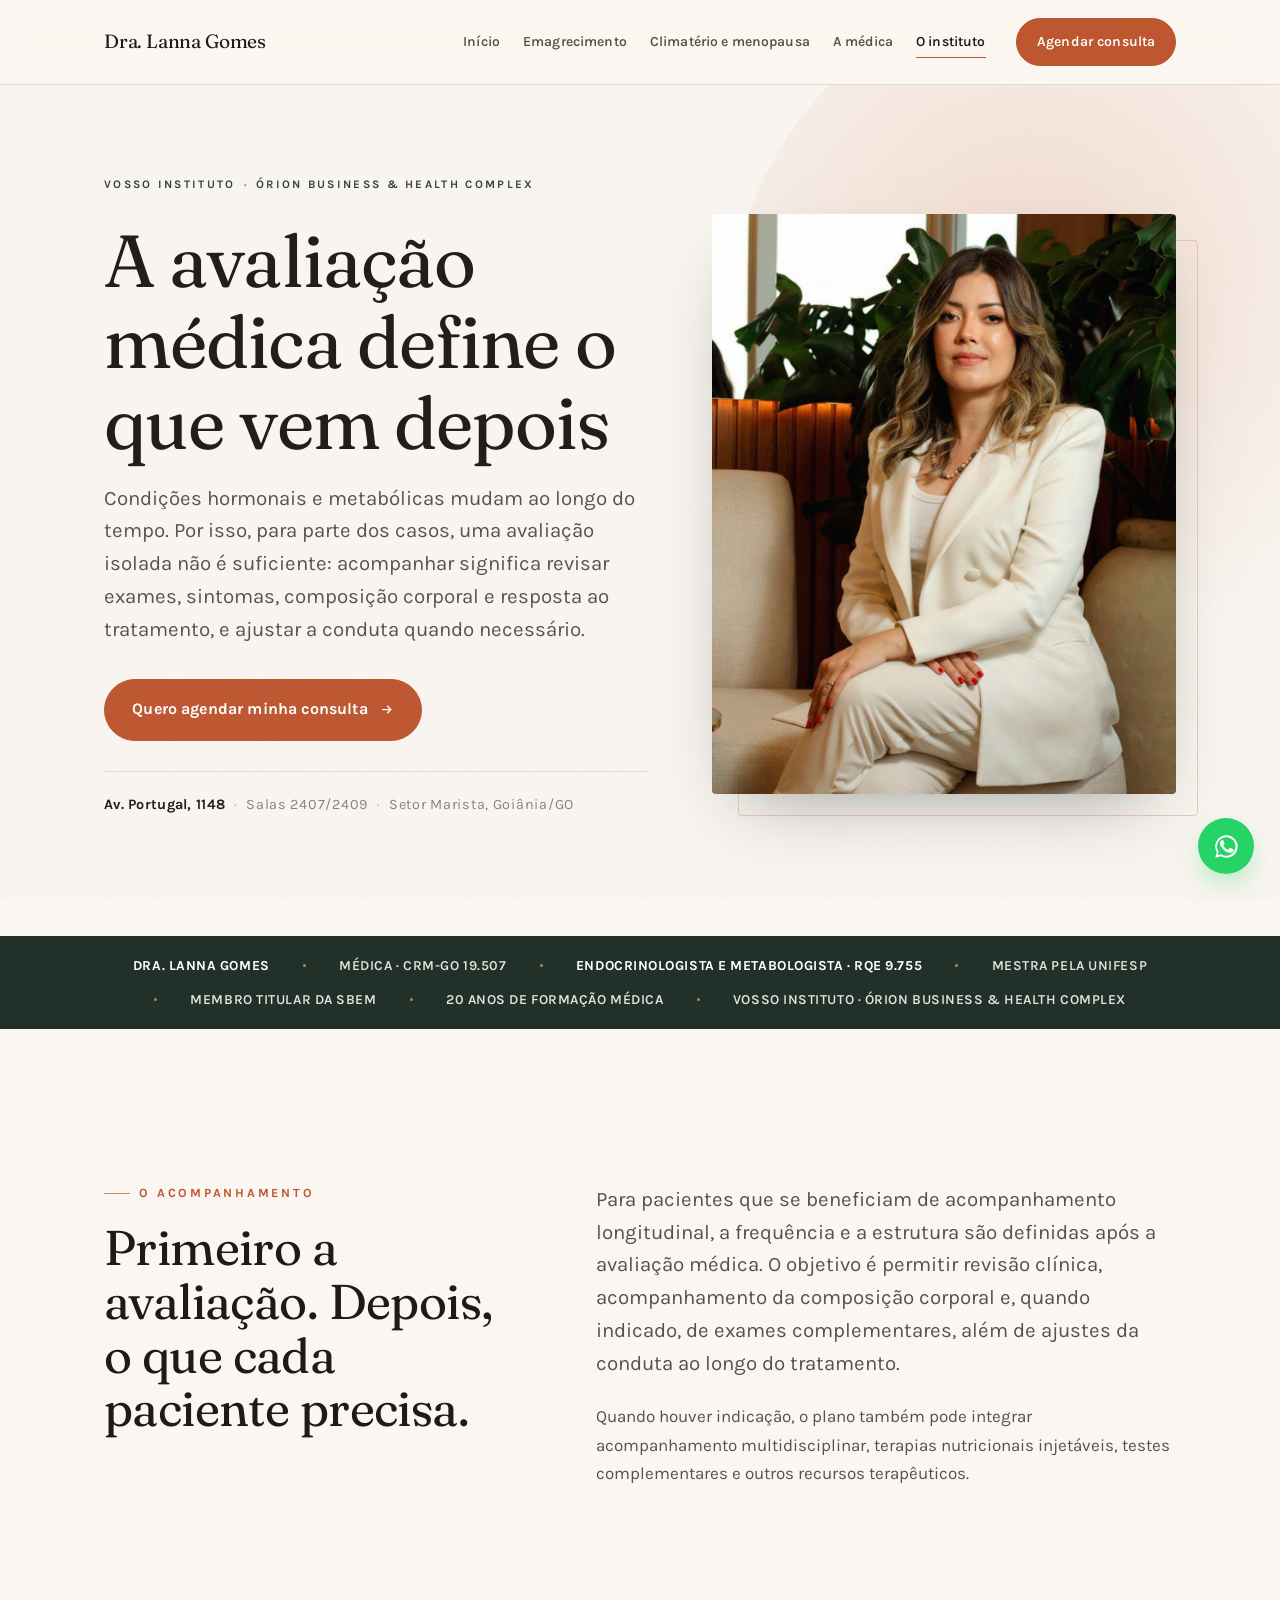
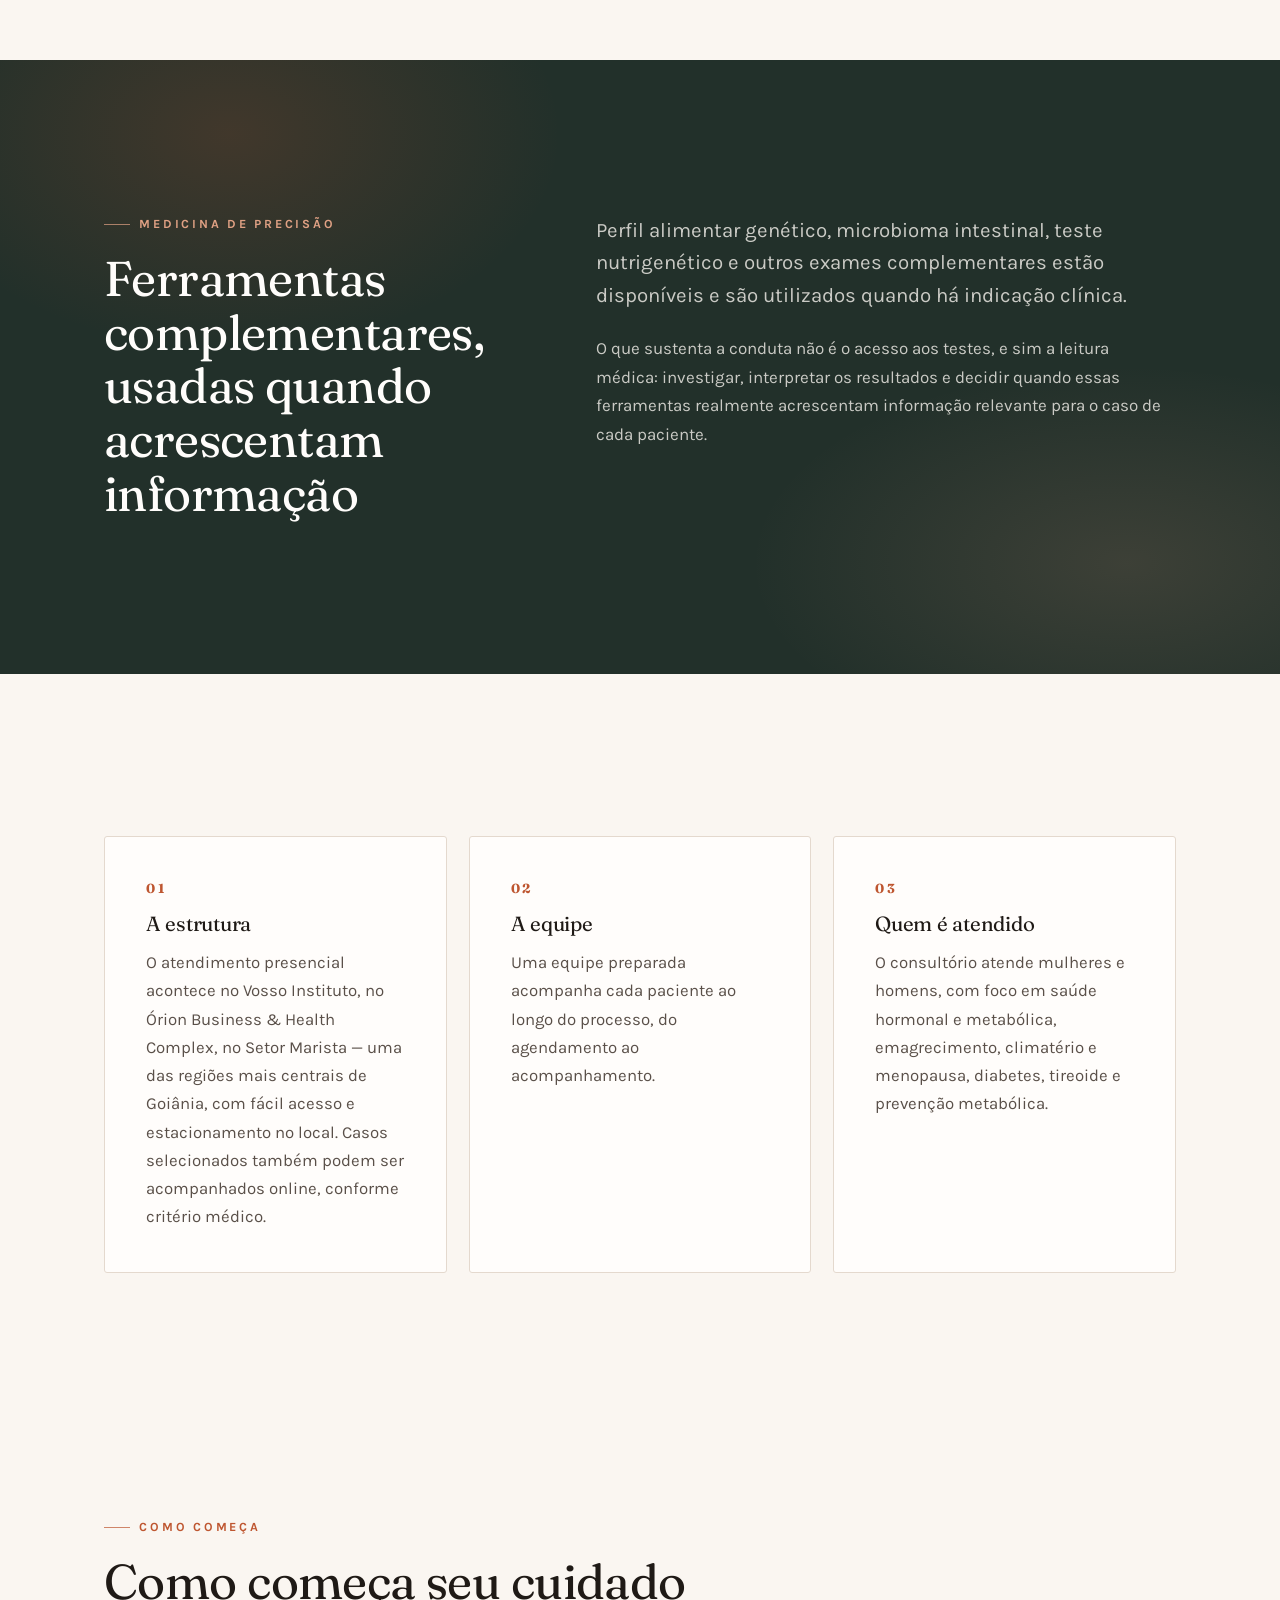
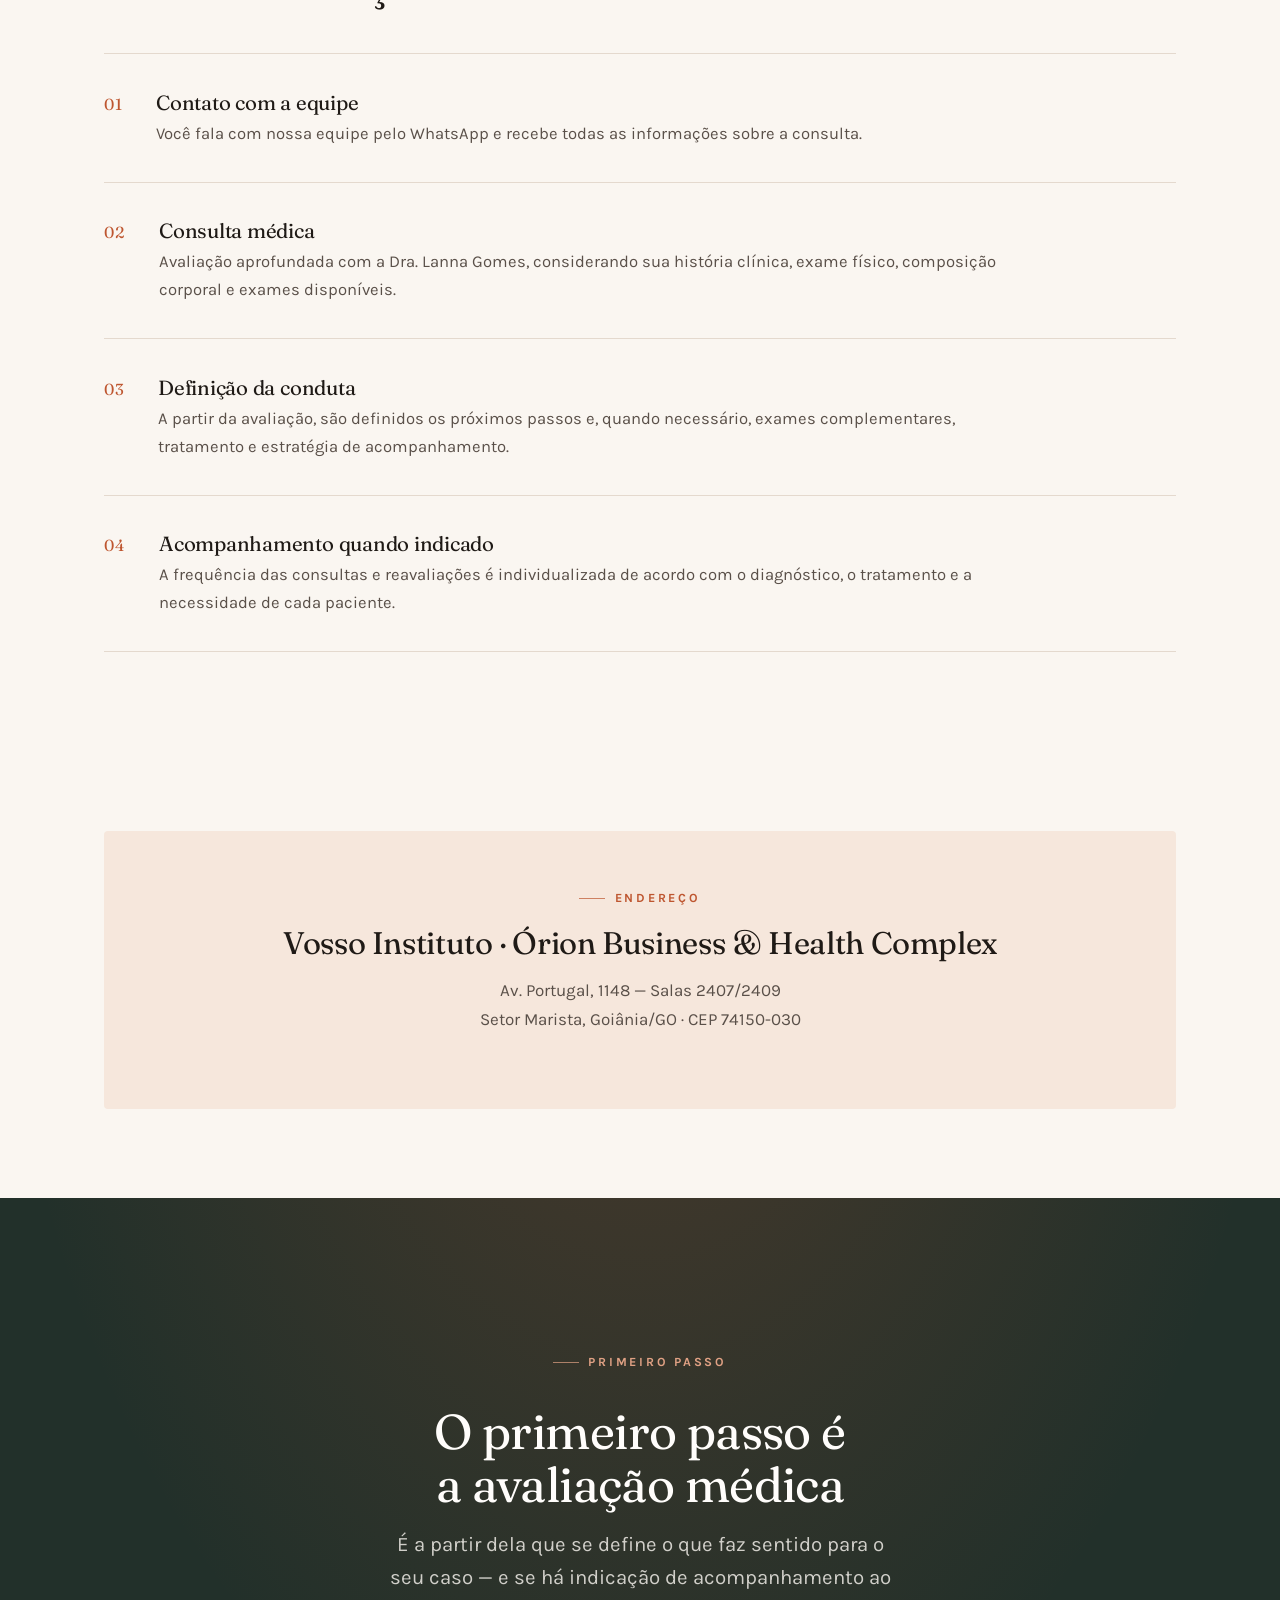
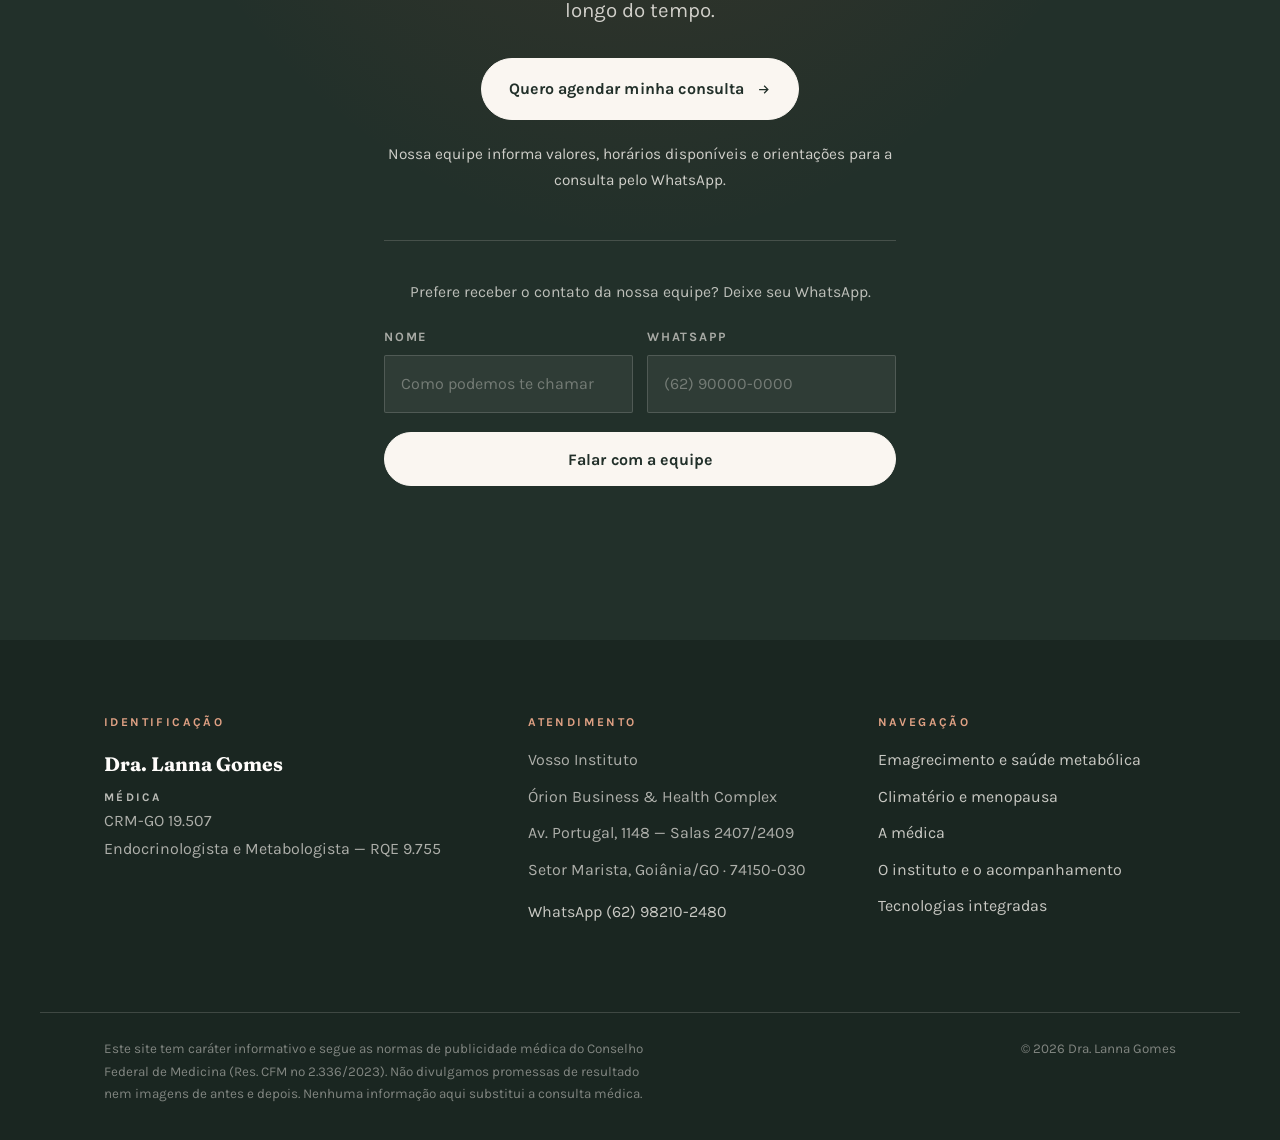
<file: instituto.html>
<!doctype html>
<html lang="pt-BR">
<head>
<meta charset="utf-8">
<meta name="viewport" content="width=device-width, initial-scale=1">
<!-- Google Tag Manager -->
<script>(function(w,d,s,l,i){w[l]=w[l]||[];w[l].push({'gtm.start':
new Date().getTime(),event:'gtm.js'});var f=d.getElementsByTagName(s)[0],
j=d.createElement(s),dl=l!='dataLayer'?'&l='+l:'';j.async=true;j.src=
'https://www.googletagmanager.com/gtm.js?id='+i+dl;f.parentNode.insertBefore(j,f);
})(window,document,'script','dataLayer','GTM-WK9NGSJH');</script>
<!-- End Google Tag Manager -->
<title>Vosso Instituto — Acompanhamento médico em Goiânia | Dra. Lanna Gomes</title>
<meta name="description" content="Acompanhamento longitudinal em saúde hormonal e metabólica no Vosso Instituto, Órion Business & Health Complex, Setor Marista, Goiânia.">
<link rel="canonical" href="https://dralannagomes.com.br/instituto.html">
<link rel="preconnect" href="https://fonts.googleapis.com">
<link rel="preconnect" href="https://fonts.gstatic.com" crossorigin>
<link href="https://fonts.googleapis.com/css2?family=Fraunces:ital,opsz,wght@0,9..144,300..700;1,9..144,300..600&family=Karla:wght@400;500;600;700&display=swap" rel="stylesheet">
<link rel="stylesheet" href="assets/site.css">
<noscript><style>.leadform{display:none}</style></noscript>
</head>
<body>
<!-- Google Tag Manager (noscript) -->
<noscript><iframe src="https://www.googletagmanager.com/ns.html?id=GTM-WK9NGSJH"
height="0" width="0" style="display:none;visibility:hidden"></iframe></noscript>
<!-- End Google Tag Manager (noscript) -->

<header class="topbar">
  <div class="wrap topbar__in">
    <a class="brand" href="index.html">
      <span class="brand__name">Dra. Lanna Gomes</span>
      <span class="brand__tag">Endocrinologista e Metabologista</span>
    </a>
    <nav class="nav" aria-label="Principal">
      <div class="nav__links">
        <a href="index.html">Início</a>
        <a href="emagrecimento.html">Emagrecimento</a>
        <a href="climaterio-menopausa.html">Climatério e menopausa</a>
        <a href="a-medica.html">A médica</a>
        <a href="instituto.html" aria-current="page">O instituto</a>
      </div>
      <a class="btn btn--nav" href="https://wa.me/5562982102480?text=Ol%C3%A1%21%20Vim%20pelo%20site%20e%20gostaria%20de%20informa%C3%A7%C3%B5es%20sobre%20consulta%20com%20a%20Dra.%20Lanna." target="_blank" rel="noopener">Agendar consulta</a>
      <button class="navtoggle" aria-label="Abrir menu" aria-expanded="false">
        <svg width="24" height="24" viewBox="0 0 24 24" fill="none" stroke="currentColor" stroke-width="1.6"><path d="M3 6h18M3 12h18M3 18h18"/></svg>
      </button>
    </nav>
  </div>
</header>

<section class="hero">
  <div class="wrap hero__in">
    <div class="hero__text">
      <p class="hero__kicker">Vosso Instituto <span>·</span> Órion Business &amp; Health Complex</p>
      <h1 class="h-xl split">A avaliação médica define o que vem depois</h1>
      <p class="lede hero__sub reveal">Condições hormonais e metabólicas mudam ao longo do tempo. Por isso, para parte dos casos, uma avaliação isolada não é suficiente: acompanhar significa revisar exames, sintomas, composição corporal e resposta ao tratamento, e ajustar a conduta quando necessário.</p>
      <div class="hero__actions reveal" data-d="1">
        <a class="btn" href="https://wa.me/5562982102480?text=Ol%C3%A1%21%20Vim%20pelo%20site%20e%20gostaria%20de%20informa%C3%A7%C3%B5es%20sobre%20consulta%20com%20a%20Dra.%20Lanna." target="_blank" rel="noopener">Quero agendar minha consulta <svg width="15" height="15" viewBox="0 0 24 24" fill="none" stroke="currentColor" stroke-width="2"><path d="M5 12h14M13 6l6 6-6 6"/></svg></a>
      </div>
      <p class="hero__place reveal" data-d="2"><strong>Av. Portugal, 1148</strong> <span class="dot">·</span> Salas 2407/2409 <span class="dot">·</span> Setor Marista, Goiânia/GO</p>
    </div>
    <div class="portrait portrait--plain reveal" data-d="1">
      <div class="portrait__frame">
        <img src="assets/img/lanna-hero.jpg" alt="Atendimento no Vosso Instituto, Órion Business &amp; Health Complex" width="1080" height="1350">
      </div>
    </div>
  </div>
</section>

<div class="credbar">
  <div class="wrap">
    <ul>
      <li><strong>Dra. Lanna Gomes</strong></li>
      <li>Médica · CRM-GO 19.507</li>
      <li><strong>Endocrinologista e Metabologista · RQE 9.755</strong></li>
      <li>Mestra pela UNIFESP</li>
      <li>Membro titular da SBEM</li>
      <li>20 anos de formação médica</li>
      <li>Vosso Instituto · Órion Business &amp; Health Complex</li>
    </ul>
  </div>
</div>

<section class="section">
  <div class="wrap grid-2">
    <div class="reveal">
      <p class="eyebrow">O acompanhamento</p>
      <h2 class="h-lg split">Primeiro a avaliação. Depois, o que cada paciente precisa.</h2>
    </div>
    <div class="reveal stack-lg" data-d="1">
      <p class="lede">Para pacientes que se beneficiam de acompanhamento longitudinal, a frequência e a estrutura são definidas após a avaliação médica. O objetivo é permitir revisão clínica, acompanhamento da composição corporal e, quando indicado, de exames complementares, além de ajustes da conduta ao longo do tratamento.</p>
      <p>Quando houver indicação, o plano também pode integrar acompanhamento multidisciplinar, terapias nutricionais injetáveis, testes complementares e outros recursos terapêuticos.</p>
    </div>
  </div>
</section>

<section class="section dark spot">
  <div class="wrap grid-2">
    <div class="reveal">
      <p class="eyebrow">Medicina de precisão</p>
      <h2 class="h-lg split">Ferramentas complementares, usadas quando acrescentam informação</h2>
    </div>
    <div class="reveal stack-lg" data-d="1">
      <p class="lede">Perfil alimentar genético, microbioma intestinal, teste nutrigenético e outros exames complementares estão disponíveis e são utilizados quando há indicação clínica.</p>
      <p>O que sustenta a conduta não é o acesso aos testes, e sim a leitura médica: investigar, interpretar os resultados e decidir quando essas ferramentas realmente acrescentam informação relevante para o caso de cada paciente.</p>
    </div>
  </div>
</section>

<section class="section">
  <div class="wrap">
    <div class="cards">
      <article class="card spot reveal">
        <span class="card__num">01</span>
        <h3 class="h-sm">A estrutura</h3>
        <p>O atendimento presencial acontece no Vosso Instituto, no Órion Business &amp; Health Complex, no Setor Marista — uma das regiões mais centrais de Goiânia, com fácil acesso e estacionamento no local. Casos selecionados também podem ser acompanhados online, conforme critério médico.</p>
      </article>
      <article class="card spot reveal" data-d="1">
        <span class="card__num">02</span>
        <h3 class="h-sm">A equipe</h3>
        <p>Uma equipe preparada acompanha cada paciente ao longo do processo, do agendamento ao acompanhamento.</p>
      </article>
      <article class="card spot reveal" data-d="2">
        <span class="card__num">03</span>
        <h3 class="h-sm">Quem é atendido</h3>
        <p>O consultório atende mulheres e homens, com foco em saúde hormonal e metabólica, emagrecimento, climatério e menopausa, diabetes, tireoide e prevenção metabólica.</p>
      </article>
    </div>
  </div>
</section>

<section class="section section--tight">
  <div class="wrap">
    <div class="reveal" style="max-width:44rem;margin-bottom:clamp(30px,3.5vw,48px)">
      <p class="eyebrow">Como começa</p>
      <h2 class="h-lg split">Como começa seu cuidado</h2>
    </div>
    <div class="steps">
      <div class="step reveal">
        <div>
          <h3 class="h-sm">Contato com a equipe</h3>
          <p>Você fala com nossa equipe pelo WhatsApp e recebe todas as informações sobre a consulta.</p>
        </div>
      </div>
      <div class="step reveal">
        <div>
          <h3 class="h-sm">Consulta médica</h3>
          <p>Avaliação aprofundada com a Dra. Lanna Gomes, considerando sua história clínica, exame físico, composição corporal e exames disponíveis.</p>
        </div>
      </div>
      <div class="step reveal">
        <div>
          <h3 class="h-sm">Definição da conduta</h3>
          <p>A partir da avaliação, são definidos os próximos passos e, quando necessário, exames complementares, tratamento e estratégia de acompanhamento.</p>
        </div>
      </div>
      <div class="step reveal">
        <div>
          <h3 class="h-sm">Acompanhamento quando indicado</h3>
          <p>A frequência das consultas e reavaliações é individualizada de acordo com o diagnóstico, o tratamento e a necessidade de cada paciente.</p>
        </div>
      </div>
    </div>
  </div>
</section>

<section class="section section--tight">
  <div class="wrap">
    <div class="panel spot reveal" style="text-align:center">
      <p class="eyebrow eyebrow--center">Endereço</p>
      <h2 class="h-md split">Vosso Instituto · Órion Business &amp; Health Complex</h2>
      <p style="margin-top:1rem">Av. Portugal, 1148 — Salas 2407/2409<br>Setor Marista, Goiânia/GO · CEP 74150-030</p>
    </div>
  </div>
</section>

<section class="section cta">
  <div class="wrap cta__in reveal">
    <p class="eyebrow eyebrow--center">Primeiro passo</p>
    <h2 class="h-lg split">O primeiro passo é a avaliação médica</h2>
    <p class="lede">É a partir dela que se define o que faz sentido para o seu caso — e se há indicação de acompanhamento ao longo do tempo.</p>
    <a class="btn btn--light" href="https://wa.me/5562982102480?text=Ol%C3%A1%21%20Vim%20pelo%20site%20e%20gostaria%20de%20informa%C3%A7%C3%B5es%20sobre%20consulta%20com%20a%20Dra.%20Lanna." target="_blank" rel="noopener">Quero agendar minha consulta <svg width="15" height="15" viewBox="0 0 24 24" fill="none" stroke="currentColor" stroke-width="2"><path d="M5 12h14M13 6l6 6-6 6"/></svg></a>
    <p class="cta__note">Nossa equipe informa valores, horários disponíveis e orientações para a consulta pelo WhatsApp.</p>
    <form class="leadform" data-origem="instituto" novalidate>
      <p class="leadform__intro">Prefere receber o contato da nossa equipe? Deixe seu WhatsApp.</p>
      <div class="leadform__row">
        <label class="leadform__field">
          <span>Nome</span>
          <input type="text" name="nome" autocomplete="name" placeholder="Como podemos te chamar" required>
        </label>
        <label class="leadform__field">
          <span>WhatsApp</span>
          <input type="tel" name="whatsapp" autocomplete="tel" inputmode="tel" placeholder="(62) 90000-0000" required>
        </label>
      </div>
      <button class="btn btn--light leadform__send" type="submit">Falar com a equipe</button>
      <p class="leadform__msg" role="status" aria-live="polite" hidden></p>
    </form>
  </div>
</section>

<footer class="footer">
  <div class="wrap footer__grid">
    <div>
      <h4>Identificação</h4>
      <div class="crm">
        <b>Dra. Lanna Gomes</b>
        <span class="role">Médica</span>
        CRM-GO 19.507<br>
        Endocrinologista e Metabologista — RQE 9.755
      </div>
    </div>
    <div>
      <h4>Atendimento</h4>
      <ul>
        <li>Vosso Instituto</li>
        <li>Órion Business &amp; Health Complex</li>
        <li>Av. Portugal, 1148 — Salas 2407/2409</li>
        <li>Setor Marista, Goiânia/GO · 74150-030</li>
        <li style="margin-top:1rem"><a href="https://wa.me/5562982102480" target="_blank" rel="noopener">WhatsApp (62) 98210-2480</a></li>
      </ul>
    </div>
    <div>
      <h4>Navegação</h4>
      <ul>
        <li><a href="emagrecimento.html">Emagrecimento e saúde metabólica</a></li>
        <li><a href="climaterio-menopausa.html">Climatério e menopausa</a></li>
        <li><a href="a-medica.html">A médica</a></li>
        <li><a href="instituto.html">O instituto e o acompanhamento</a></li>
        <li><a href="tecnologias.html">Tecnologias integradas</a></li>
      </ul>
    </div>
  </div>
  <div class="wrap footer__legal">
    <p>
      Este site tem caráter informativo e segue as normas de publicidade médica do Conselho Federal de Medicina
      (Res. CFM nº 2.336/2023). Não divulgamos promessas de resultado nem imagens de antes e depois.
      Nenhuma informação aqui substitui a consulta médica.
    </p>
    <p>© 2026 Dra. Lanna Gomes</p>
  </div>
</footer>

<a class="wa" href="https://wa.me/5562982102480?text=Ol%C3%A1%21%20Vim%20pelo%20site%20e%20gostaria%20de%20informa%C3%A7%C3%B5es%20sobre%20consulta%20com%20a%20Dra.%20Lanna." target="_blank" rel="noopener" aria-label="Falar no WhatsApp">
  <svg width="27" height="27" viewBox="0 0 24 24" fill="currentColor"><path d="M17.5 14.4c-.3-.2-1.8-.9-2-1-.3-.1-.5-.2-.7.1-.2.3-.7 1-.9 1.2-.2.2-.3.2-.6.1-.3-.2-1.3-.5-2.4-1.5-.9-.8-1.5-1.8-1.6-2.1-.2-.3 0-.5.1-.6l.5-.5c.1-.2.2-.3.3-.5.1-.2 0-.4 0-.5 0-.2-.7-1.6-.9-2.2-.2-.6-.5-.5-.7-.5h-.6c-.2 0-.5.1-.8.4-.3.3-1 1-1 2.5s1.1 2.9 1.2 3.1c.2.2 2.1 3.2 5.1 4.5.7.3 1.3.5 1.7.6.7.2 1.4.2 1.9.1.6-.1 1.8-.7 2-1.5.3-.7.3-1.4.2-1.5-.1-.2-.3-.2-.6-.4M12 2a10 10 0 0 0-8.6 15.1L2 22l5-1.3A10 10 0 1 0 12 2m0 18.2c-1.6 0-3.2-.4-4.5-1.2l-.3-.2-3 .8.8-2.9-.2-.3A8.2 8.2 0 1 1 12 20.2"/></svg>
</a>

<script src="assets/site.js"></script>
</body>
</html>
</file>
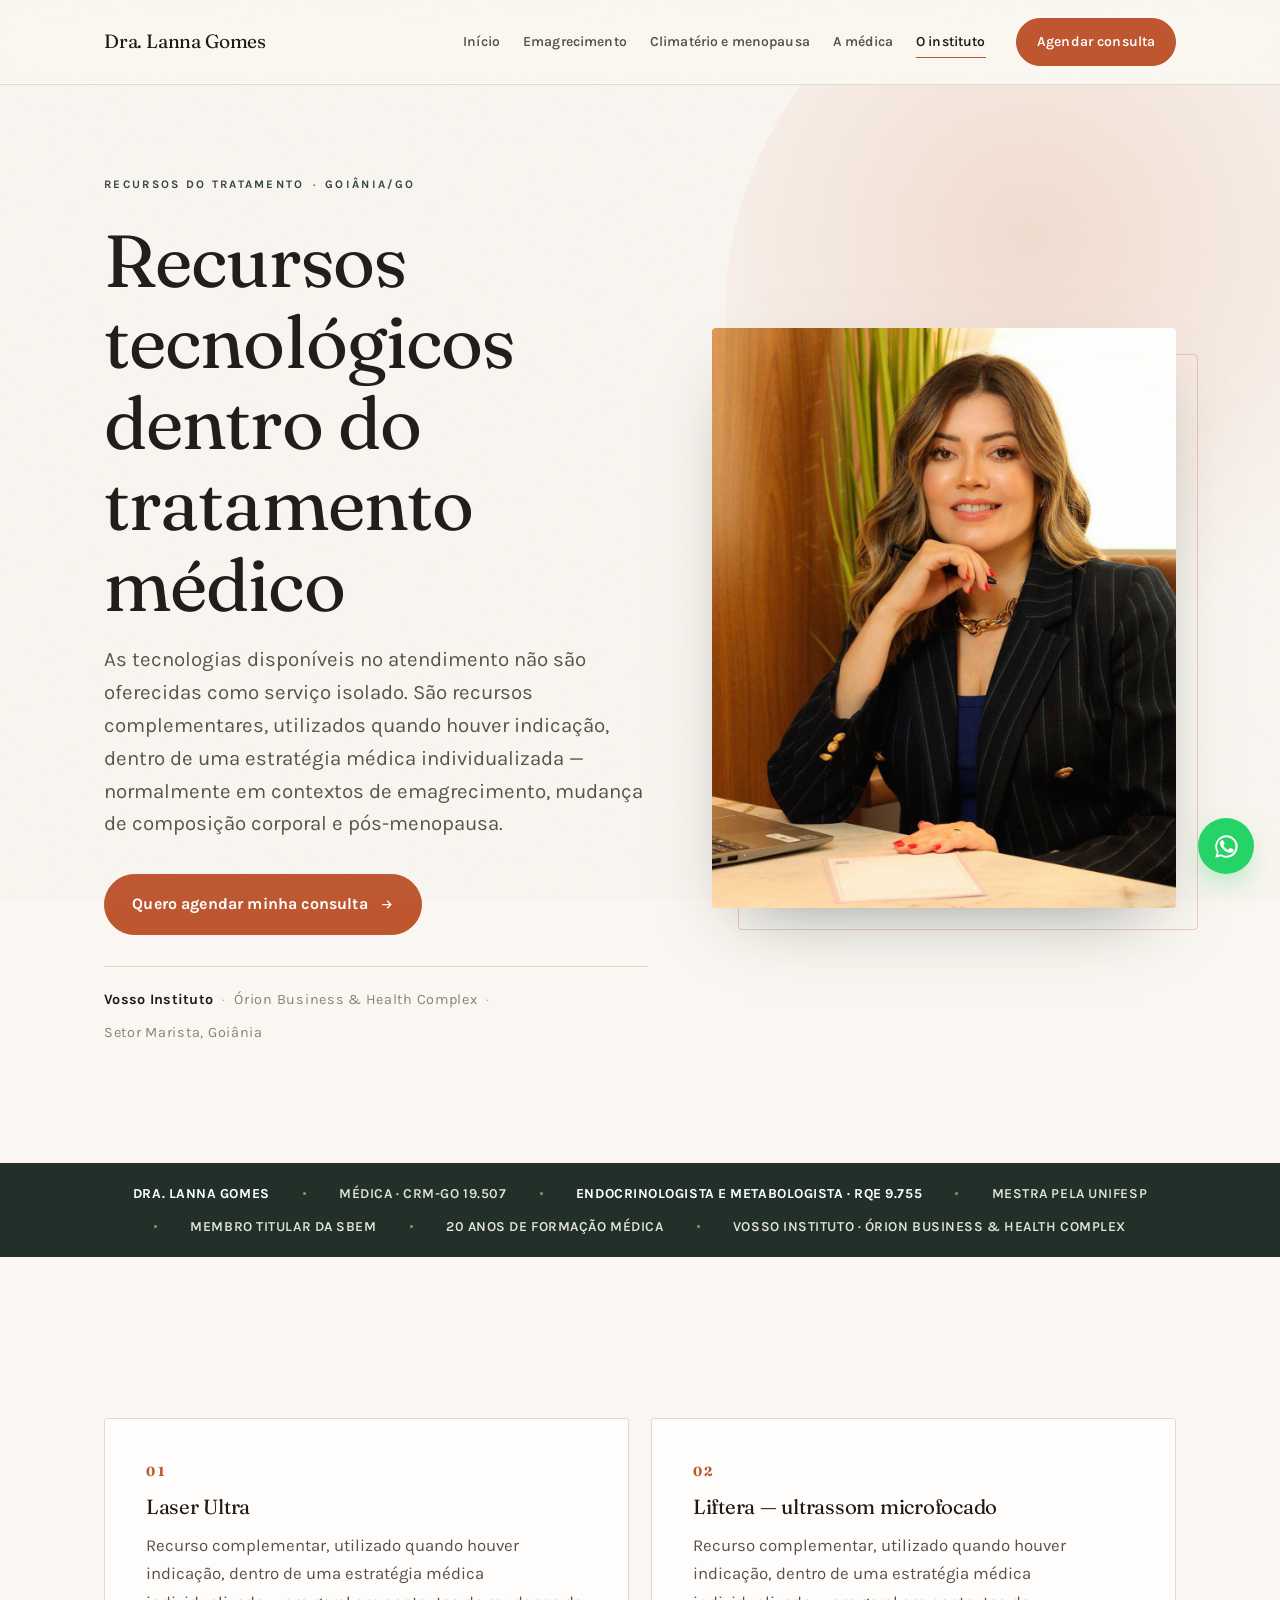
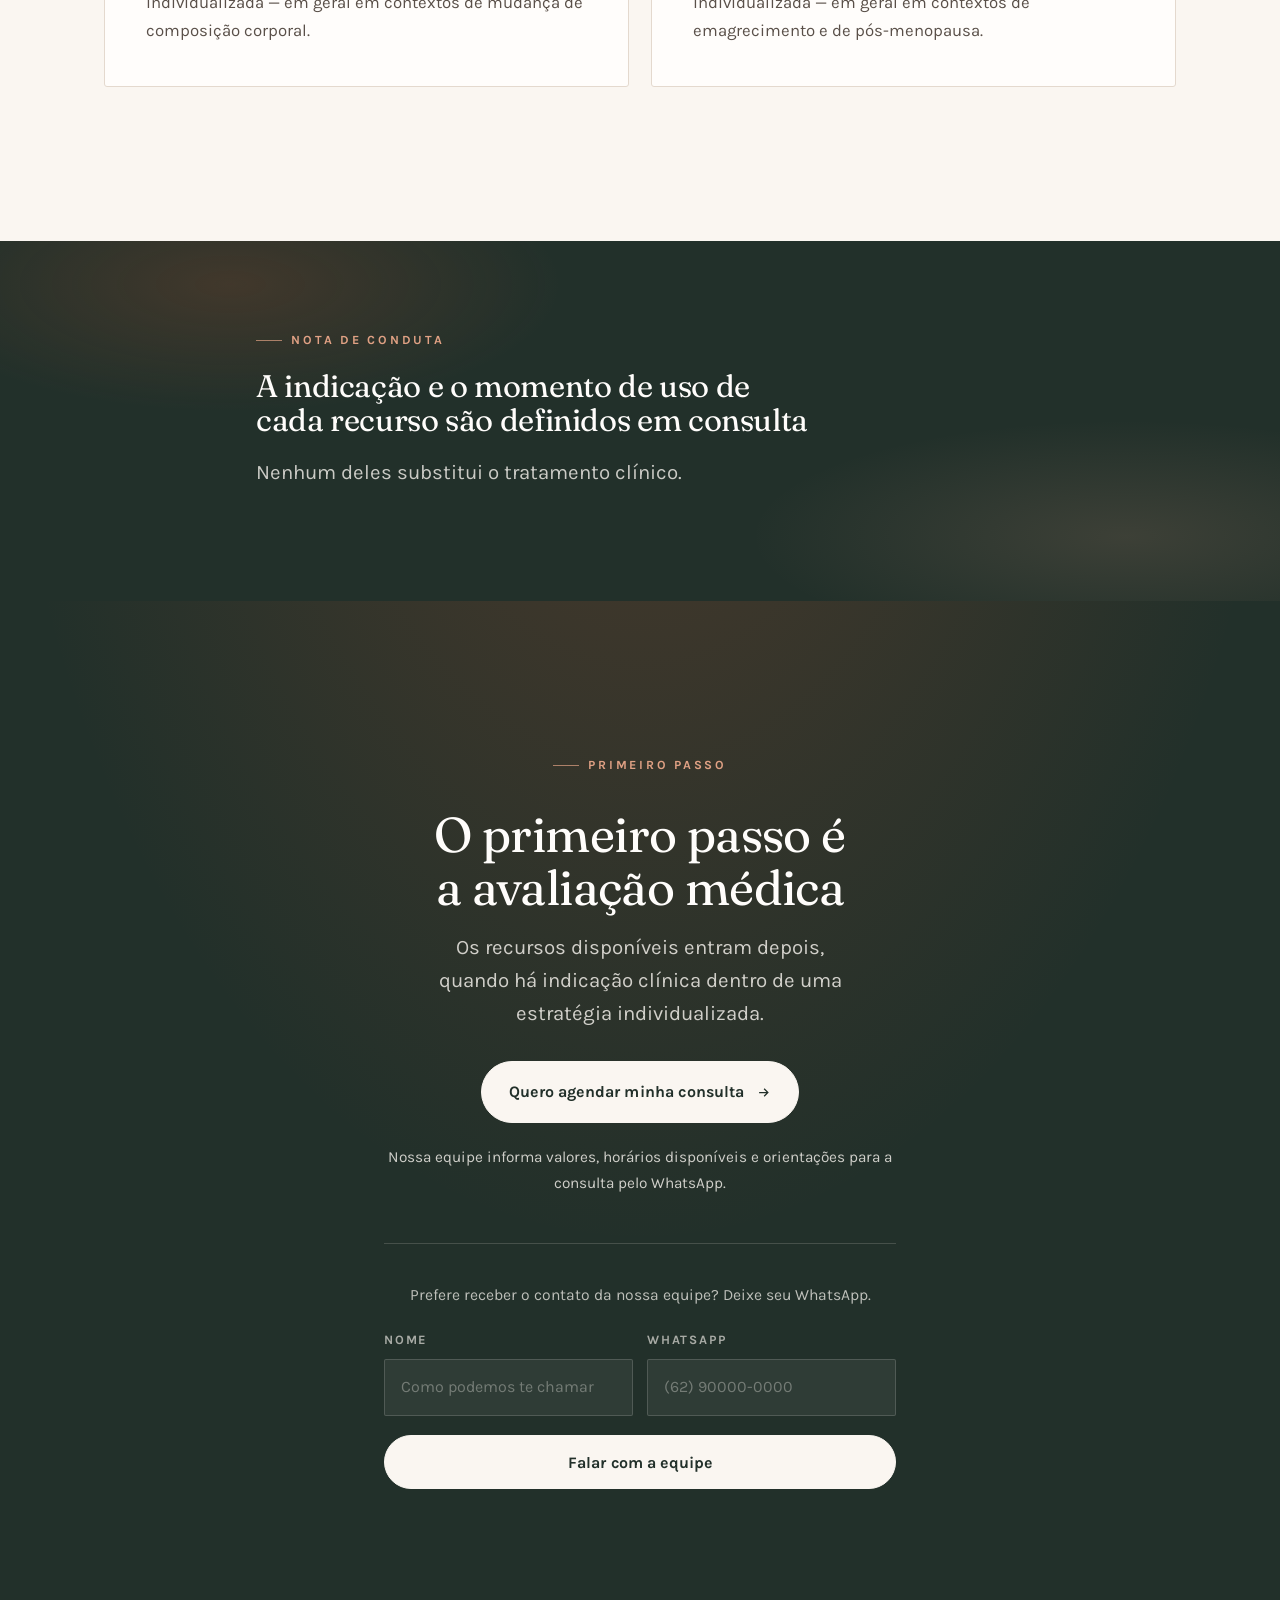
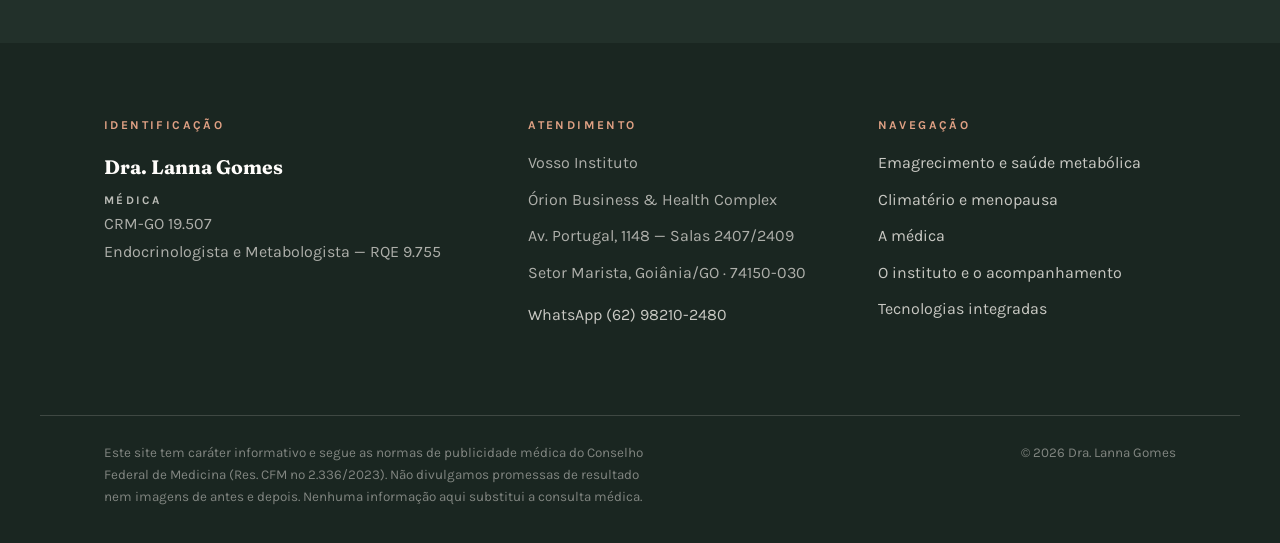
<file: tecnologias.html>
<!doctype html>
<html lang="pt-BR">
<head>
<meta charset="utf-8">
<meta name="viewport" content="width=device-width, initial-scale=1">
<!-- Google Tag Manager -->
<script>(function(w,d,s,l,i){w[l]=w[l]||[];w[l].push({'gtm.start':
new Date().getTime(),event:'gtm.js'});var f=d.getElementsByTagName(s)[0],
j=d.createElement(s),dl=l!='dataLayer'?'&l='+l:'';j.async=true;j.src=
'https://www.googletagmanager.com/gtm.js?id='+i+dl;f.parentNode.insertBefore(j,f);
})(window,document,'script','dataLayer','GTM-WK9NGSJH');</script>
<!-- End Google Tag Manager -->
<title>Tecnologias integradas ao tratamento médico | Dra. Lanna Gomes</title>
<meta name="description" content="Laser Ultra e Liftera como recursos complementares dentro do plano médico, quando há indicação clínica. Goiânia/GO.">
<link rel="canonical" href="https://dralannagomes.com.br/tecnologias.html">
<link rel="preconnect" href="https://fonts.googleapis.com">
<link rel="preconnect" href="https://fonts.gstatic.com" crossorigin>
<link href="https://fonts.googleapis.com/css2?family=Fraunces:ital,opsz,wght@0,9..144,300..700;1,9..144,300..600&family=Karla:wght@400;500;600;700&display=swap" rel="stylesheet">
<link rel="stylesheet" href="assets/site.css">
<noscript><style>.leadform{display:none}</style></noscript>
</head>
<body>
<!-- Google Tag Manager (noscript) -->
<noscript><iframe src="https://www.googletagmanager.com/ns.html?id=GTM-WK9NGSJH"
height="0" width="0" style="display:none;visibility:hidden"></iframe></noscript>
<!-- End Google Tag Manager (noscript) -->

<header class="topbar">
  <div class="wrap topbar__in">
    <a class="brand" href="index.html">
      <span class="brand__name">Dra. Lanna Gomes</span>
      <span class="brand__tag">Endocrinologista e Metabologista</span>
    </a>
    <nav class="nav" aria-label="Principal">
      <div class="nav__links">
        <a href="index.html">Início</a>
        <a href="emagrecimento.html">Emagrecimento</a>
        <a href="climaterio-menopausa.html">Climatério e menopausa</a>
        <a href="a-medica.html">A médica</a>
        <a href="instituto.html" aria-current="page">O instituto</a>
      </div>
      <a class="btn btn--nav" href="https://wa.me/5562982102480?text=Ol%C3%A1%21%20Vim%20pelo%20site%20e%20gostaria%20de%20informa%C3%A7%C3%B5es%20sobre%20consulta%20com%20a%20Dra.%20Lanna." target="_blank" rel="noopener">Agendar consulta</a>
      <button class="navtoggle" aria-label="Abrir menu" aria-expanded="false">
        <svg width="24" height="24" viewBox="0 0 24 24" fill="none" stroke="currentColor" stroke-width="1.6"><path d="M3 6h18M3 12h18M3 18h18"/></svg>
      </button>
    </nav>
  </div>
</header>

<section class="hero">
  <div class="wrap hero__in">
    <div class="hero__text">
      <p class="hero__kicker">Recursos do tratamento <span>·</span> Goiânia/GO</p>
      <h1 class="h-xl split">Recursos tecnológicos dentro do tratamento médico</h1>
      <p class="lede hero__sub reveal">As tecnologias disponíveis no atendimento não são oferecidas como serviço isolado. São recursos complementares, utilizados quando houver indicação, dentro de uma estratégia médica individualizada — normalmente em contextos de emagrecimento, mudança de composição corporal e pós-menopausa.</p>
      <div class="hero__actions reveal" data-d="1">
        <a class="btn" href="https://wa.me/5562982102480?text=Ol%C3%A1%21%20Vim%20pelo%20site%20e%20gostaria%20de%20informa%C3%A7%C3%B5es%20sobre%20consulta%20com%20a%20Dra.%20Lanna." target="_blank" rel="noopener">Quero agendar minha consulta <svg width="15" height="15" viewBox="0 0 24 24" fill="none" stroke="currentColor" stroke-width="2"><path d="M5 12h14M13 6l6 6-6 6"/></svg></a>
      </div>
      <p class="hero__place reveal" data-d="2"><strong>Vosso Instituto</strong> <span class="dot">·</span> Órion Business &amp; Health Complex <span class="dot">·</span> Setor Marista, Goiânia</p>
    </div>
    <div class="portrait portrait--plain reveal" data-d="1">
      <div class="portrait__frame">
        <img src="assets/img/lanna-portrait.jpg" alt="Dra. Lanna Gomes" width="1080" height="1350" style="object-position:50% 18%">
      </div>
    </div>
  </div>
</section>

<div class="credbar">
  <div class="wrap">
    <ul>
      <li><strong>Dra. Lanna Gomes</strong></li>
      <li>Médica · CRM-GO 19.507</li>
      <li><strong>Endocrinologista e Metabologista · RQE 9.755</strong></li>
      <li>Mestra pela UNIFESP</li>
      <li>Membro titular da SBEM</li>
      <li>20 anos de formação médica</li>
      <li>Vosso Instituto · Órion Business &amp; Health Complex</li>
    </ul>
  </div>
</div>

<section class="section">
  <div class="wrap">
    <div class="cards" style="grid-template-columns:repeat(2,1fr)">
      <article class="card spot reveal">
        <span class="card__num">01</span>
        <h3 class="h-sm">Laser Ultra</h3>
        <p>Recurso complementar, utilizado quando houver indicação, dentro de uma estratégia médica individualizada — em geral em contextos de mudança de composição corporal.</p>
      </article>
      <article class="card spot reveal" data-d="1">
        <span class="card__num">02</span>
        <h3 class="h-sm">Liftera — ultrassom microfocado</h3>
        <p>Recurso complementar, utilizado quando houver indicação, dentro de uma estratégia médica individualizada — em geral em contextos de emagrecimento e de pós-menopausa.</p>
      </article>
    </div>
  </div>
</section>

<section class="section section--tight dark spot">
  <div class="wrap" style="max-width:56rem">
    <p class="eyebrow">Nota de conduta</p>
    <h2 class="h-md split">A indicação e o momento de uso de cada recurso são definidos em consulta</h2>
    <p class="lede" style="margin-top:1.2rem">Nenhum deles substitui o tratamento clínico.</p>
  </div>
</section>

<section class="section cta">
  <div class="wrap cta__in reveal">
    <p class="eyebrow eyebrow--center">Primeiro passo</p>
    <h2 class="h-lg split">O primeiro passo é a avaliação médica</h2>
    <p class="lede">Os recursos disponíveis entram depois, quando há indicação clínica dentro de uma estratégia individualizada.</p>
    <a class="btn btn--light" href="https://wa.me/5562982102480?text=Ol%C3%A1%21%20Vim%20pelo%20site%20e%20gostaria%20de%20informa%C3%A7%C3%B5es%20sobre%20consulta%20com%20a%20Dra.%20Lanna." target="_blank" rel="noopener">Quero agendar minha consulta <svg width="15" height="15" viewBox="0 0 24 24" fill="none" stroke="currentColor" stroke-width="2"><path d="M5 12h14M13 6l6 6-6 6"/></svg></a>
    <p class="cta__note">Nossa equipe informa valores, horários disponíveis e orientações para a consulta pelo WhatsApp.</p>
    <form class="leadform" data-origem="tecnologias" novalidate>
      <p class="leadform__intro">Prefere receber o contato da nossa equipe? Deixe seu WhatsApp.</p>
      <div class="leadform__row">
        <label class="leadform__field">
          <span>Nome</span>
          <input type="text" name="nome" autocomplete="name" placeholder="Como podemos te chamar" required>
        </label>
        <label class="leadform__field">
          <span>WhatsApp</span>
          <input type="tel" name="whatsapp" autocomplete="tel" inputmode="tel" placeholder="(62) 90000-0000" required>
        </label>
      </div>
      <button class="btn btn--light leadform__send" type="submit">Falar com a equipe</button>
      <p class="leadform__msg" role="status" aria-live="polite" hidden></p>
    </form>
  </div>
</section>

<footer class="footer">
  <div class="wrap footer__grid">
    <div>
      <h4>Identificação</h4>
      <div class="crm">
        <b>Dra. Lanna Gomes</b>
        <span class="role">Médica</span>
        CRM-GO 19.507<br>
        Endocrinologista e Metabologista — RQE 9.755
      </div>
    </div>
    <div>
      <h4>Atendimento</h4>
      <ul>
        <li>Vosso Instituto</li>
        <li>Órion Business &amp; Health Complex</li>
        <li>Av. Portugal, 1148 — Salas 2407/2409</li>
        <li>Setor Marista, Goiânia/GO · 74150-030</li>
        <li style="margin-top:1rem"><a href="https://wa.me/5562982102480" target="_blank" rel="noopener">WhatsApp (62) 98210-2480</a></li>
      </ul>
    </div>
    <div>
      <h4>Navegação</h4>
      <ul>
        <li><a href="emagrecimento.html">Emagrecimento e saúde metabólica</a></li>
        <li><a href="climaterio-menopausa.html">Climatério e menopausa</a></li>
        <li><a href="a-medica.html">A médica</a></li>
        <li><a href="instituto.html">O instituto e o acompanhamento</a></li>
        <li><a href="tecnologias.html">Tecnologias integradas</a></li>
      </ul>
    </div>
  </div>
  <div class="wrap footer__legal">
    <p>
      Este site tem caráter informativo e segue as normas de publicidade médica do Conselho Federal de Medicina
      (Res. CFM nº 2.336/2023). Não divulgamos promessas de resultado nem imagens de antes e depois.
      Nenhuma informação aqui substitui a consulta médica.
    </p>
    <p>© 2026 Dra. Lanna Gomes</p>
  </div>
</footer>

<a class="wa" href="https://wa.me/5562982102480?text=Ol%C3%A1%21%20Vim%20pelo%20site%20e%20gostaria%20de%20informa%C3%A7%C3%B5es%20sobre%20consulta%20com%20a%20Dra.%20Lanna." target="_blank" rel="noopener" aria-label="Falar no WhatsApp">
  <svg width="27" height="27" viewBox="0 0 24 24" fill="currentColor"><path d="M17.5 14.4c-.3-.2-1.8-.9-2-1-.3-.1-.5-.2-.7.1-.2.3-.7 1-.9 1.2-.2.2-.3.2-.6.1-.3-.2-1.3-.5-2.4-1.5-.9-.8-1.5-1.8-1.6-2.1-.2-.3 0-.5.1-.6l.5-.5c.1-.2.2-.3.3-.5.1-.2 0-.4 0-.5 0-.2-.7-1.6-.9-2.2-.2-.6-.5-.5-.7-.5h-.6c-.2 0-.5.1-.8.4-.3.3-1 1-1 2.5s1.1 2.9 1.2 3.1c.2.2 2.1 3.2 5.1 4.5.7.3 1.3.5 1.7.6.7.2 1.4.2 1.9.1.6-.1 1.8-.7 2-1.5.3-.7.3-1.4.2-1.5-.1-.2-.3-.2-.6-.4M12 2a10 10 0 0 0-8.6 15.1L2 22l5-1.3A10 10 0 1 0 12 2m0 18.2c-1.6 0-3.2-.4-4.5-1.2l-.3-.2-3 .8.8-2.9-.2-.3A8.2 8.2 0 1 1 12 20.2"/></svg>
</a>

<script src="assets/site.js"></script>
</body>
</html>
</file>
<file: assets/site.css>
/* ==========================================================================
   Dra. Lanna Gomes — sistema visual
   Direção: editorial médico. Marfim de papel, verde profundo como estrutura,
   terracota da marca como acento. Serifa com caráter + grotesca humanista.
   ========================================================================== */

/* ------------------------------------------------------------ tokens */
:root{
  /* superfícies */
  --ivory:      #FAF6F1;
  --ivory-2:    #F3ECE4;
  --paper:      #FFFDFB;
  --blush:      #F6E7DC;

  /* estrutura */
  --forest:     #22302A;
  --forest-2:   #1A2621;
  --forest-3:   #34443C;

  /* marca */
  --terra:      #BE5630;
  --terra-d:    #9C4322;
  --terra-l:    #E0A184;

  /* texto */
  --ink:        #1F1A16;
  --body:       #5A5049;
  --muted:      #8C8078;
  --line:       #E4D9CE;
  --line-dark:  rgba(250,246,241,.16);

  /* métrica */
  --wrap:       1200px;
  --wrap-text:  720px;
  --gut:        clamp(20px, 5vw, 64px);
  --sec:        clamp(84px, 12vw, 168px);
  --radius:     2px;

  /* tipos */
  --display: "Fraunces", "Iowan Old Style", Georgia, serif;
  --sans:    "Karla", "Segoe UI", Helvetica, Arial, sans-serif;

  --ease: cubic-bezier(.22,.61,.36,1);
}

/* ------------------------------------------------------------- reset */
*,*::before,*::after{ box-sizing:border-box; }
html{ -webkit-text-size-adjust:100%; scroll-behavior:smooth; }
body{
  margin:0;
  background:var(--ivory);
  color:var(--body);
  font-family:var(--sans);
  font-size:clamp(17px,1.08vw,18.5px);
  line-height:1.68;
  font-weight:400;
  -webkit-font-smoothing:antialiased;
  text-rendering:optimizeLegibility;
  overflow-x:clip;
}
img{ max-width:100%; display:block; }
a{ color:inherit; }
h1,h2,h3,h4{
  margin:0; font-family:var(--display); color:var(--ink); font-weight:400;
  line-height:1.1; letter-spacing:-.012em;
  /* nenhuma palavra sozinha na última linha de um título */
  text-wrap:balance;
}
p,li,figcaption{ text-wrap:pretty; }
p{ margin:0 0 1.1em; }
ul{ margin:0; padding:0; list-style:none; }
::selection{ background:var(--terra); color:#fff; }

/* grão de papel sobre tudo */
body::after{
  content:""; position:fixed; inset:0; pointer-events:none; z-index:9;
  opacity:.14;
  background-image:url("data:image/svg+xml,%3Csvg xmlns='http://www.w3.org/2000/svg' width='180' height='180'%3E%3Cfilter id='n'%3E%3CfeTurbulence type='fractalNoise' baseFrequency='.85' numOctaves='3'/%3E%3C/filter%3E%3Crect width='180' height='180' filter='url(%23n)' opacity='.35'/%3E%3C/svg%3E");
}

/* --------------------------------------------------------- utilidades */
.wrap{ width:100%; max-width:var(--wrap); margin-inline:auto; padding-inline:var(--gut); }
.narrow{ max-width:var(--wrap-text); }
.section{ padding-block:var(--sec); }
.section--tight{ padding-block:clamp(52px,7vw,92px); }

.eyebrow{
  font-family:var(--sans); font-size:.78rem; font-weight:700;
  letter-spacing:.22em; text-transform:uppercase; color:var(--terra);
  display:flex; align-items:center; gap:.75em; margin-bottom:1.4em;
}
.eyebrow::before{ content:""; width:26px; height:1px; background:var(--terra); opacity:.7; flex:none; }
.eyebrow--center{ justify-content:center; }

.h-xl{ font-size:clamp(2.6rem,6.4vw,4.6rem); font-variation-settings:"SOFT" 18,"WONK" 1,"opsz" 40; }
.h-lg{ font-size:clamp(2rem,4.2vw,3.05rem); font-variation-settings:"SOFT" 14,"opsz" 32; }
/* títulos longos (landing pages): corpo menor evita palavra sozinha na linha */
.h-xl--long{ font-size:clamp(2.05rem,4.3vw,3.35rem); line-height:1.14; }
.h-md{ font-size:clamp(1.45rem,2.5vw,1.95rem); font-variation-settings:"SOFT" 10,"opsz" 24; }
.h-sm{ font-size:clamp(1.12rem,1.6vw,1.3rem); font-variation-settings:"opsz" 18; }

.lede{ font-size:clamp(1.13rem,1.6vw,1.34rem); line-height:1.6; color:var(--body); }
.muted{ color:var(--muted); }
.serif-quote{ font-family:var(--display); font-style:italic; font-variation-settings:"SOFT" 20,"opsz" 20; }

.rule{ height:1px; background:var(--line); border:0; margin:0; }

/* ------------------------------------------------------------- botões */
.btn{
  --bg:var(--terra); --fg:#fff;
  display:inline-flex; align-items:center; gap:.7em;
  background:var(--bg); color:var(--fg);
  font-family:var(--sans); font-size:1rem; font-weight:700; letter-spacing:.01em;
  padding:1.02em 1.7em; border:1px solid var(--bg); border-radius:100px;
  text-decoration:none; cursor:pointer; position:relative; overflow:hidden;
  transition:transform .35s var(--ease), background .35s var(--ease), border-color .35s var(--ease), color .35s var(--ease);
}
.btn svg{ flex:none; transition:transform .35s var(--ease); }
.btn:hover{ background:var(--terra-d); border-color:var(--terra-d); transform:translateY(-2px); }
.btn:hover svg{ transform:translateX(3px); }
.btn--ghost{ --bg:transparent; --fg:var(--ink); border-color:var(--line); }
.btn--ghost:hover{ background:var(--ink); border-color:var(--ink); color:var(--ivory); }
.btn--light{ --bg:var(--ivory); --fg:var(--forest); }
.btn--light:hover{ background:#fff; border-color:#fff; color:var(--forest); }

.link-arrow{
  display:inline-flex; align-items:center; gap:.5em;
  font-weight:700; font-size:.95rem; letter-spacing:.02em;
  color:var(--terra); text-decoration:none; padding-bottom:.25em;
  border-bottom:1px solid transparent; transition:border-color .3s var(--ease), gap .3s var(--ease);
}
.link-arrow:hover{ border-color:var(--terra); gap:.85em; }

/* --------------------------------------------------------------- topo */
.topbar{
  position:sticky; top:0; z-index:60;
  background:rgba(250,246,241,.88); backdrop-filter:blur(14px);
  border-bottom:1px solid var(--line);
  transition:box-shadow .4s var(--ease);
}
.topbar.is-stuck{ box-shadow:0 1px 24px rgba(34,48,42,.07); }
.topbar__in{ display:flex; align-items:center; justify-content:space-between; gap:1.5rem; height:clamp(66px,7vw,84px); }
.brand{ display:flex; align-items:baseline; gap:.6rem; text-decoration:none; line-height:1; }
.brand__name{ font-family:var(--display); font-size:clamp(1.06rem,1.5vw,1.24rem); color:var(--ink); font-variation-settings:"SOFT" 14,"opsz" 20; letter-spacing:-.01em; white-space:nowrap; }
.brand__tag{ font-size:.6rem; letter-spacing:.2em; text-transform:uppercase; color:var(--muted); font-weight:700; white-space:nowrap; }
@media (max-width:1300px){ .brand__tag{ display:none; } }
.nav{ display:flex; align-items:center; gap:clamp(1.1rem,2.4vw,2.1rem); }
.nav__links{ display:flex; align-items:center; gap:clamp(.9rem,1.8vw,1.7rem); }
.nav a{
  font-size:.87rem; font-weight:600; letter-spacing:.01em; color:var(--body);
  text-decoration:none; padding:.3em 0; position:relative; white-space:nowrap;
}
.nav a::after{
  content:""; position:absolute; left:0; right:100%; bottom:0; height:1px;
  background:var(--terra); transition:right .38s var(--ease);
}
.nav a:hover::after, .nav a[aria-current="page"]::after{ right:0; }
.nav a[aria-current="page"]{ color:var(--ink); }
/* `.nav a` é mais específico que `.btn` e estava pintando o CTA do topo com a
   cor de link, além de herdar o sublinhado animado das abas. */
.topbar .btn{ padding:.8em 1.4em; font-size:.88rem; color:var(--fg); }
.topbar .btn::after{ content:none; }
.navtoggle{ display:none; background:none; border:0; padding:.62rem; cursor:pointer; color:var(--ink); }

@media (max-width:900px){
  .nav__links{
    position:fixed; inset:auto 0 0 0; top:var(--topbar-h,74px);
    background:var(--ivory); border-top:1px solid var(--line);
    flex-direction:column; align-items:flex-start; gap:0;
    padding:.5rem var(--gut) 2rem;
    transform:translateY(-8px); opacity:0; pointer-events:none;
    transition:opacity .3s var(--ease), transform .3s var(--ease);
    display:flex; height:auto;
  }
  .nav__links.is-open{ opacity:1; transform:none; pointer-events:auto; }
  .nav__links a{ width:100%; padding:1.05rem 0; border-bottom:1px solid var(--line); font-size:1rem; }
  .navtoggle{ display:block; }
  .topbar .btn--nav{ display:none; }
}

/* --------------------------------------------------------------- hero */
.hero{ position:relative; padding-block:clamp(48px,7vw,96px) clamp(56px,8vw,110px); overflow:hidden; }
.hero::before{
  content:""; position:absolute; z-index:0; top:-14%; right:-16%;
  width:min(760px,72vw); aspect-ratio:1; border-radius:50%;
  background:radial-gradient(circle at 40% 40%, rgba(224,161,132,.30), rgba(224,161,132,0) 62%);
  pointer-events:none;
}
.hero__in{ position:relative; z-index:1; display:grid; grid-template-columns:1.08fr .92fr; gap:clamp(32px,5vw,76px); align-items:center; }
.hero__kicker{
  font-size:.72rem; font-weight:700; letter-spacing:.2em; text-transform:uppercase;
  color:var(--forest-3); margin-bottom:1.7rem; display:flex; align-items:center; gap:.7em; flex-wrap:wrap;
}
.hero__kicker span{ color:var(--terra); }
.hero h1{ margin-bottom:1.1rem; }
.hero__sub{ max-width:37em; margin-bottom:2.1rem; }
.hero__actions{ display:flex; align-items:center; gap:1.3rem; flex-wrap:wrap; margin-bottom:1.9rem; }
.hero__place{
  display:flex; align-items:center; gap:.6em; flex-wrap:wrap;
  font-size:.9rem; letter-spacing:.05em; color:var(--muted);
  padding-top:1.35rem; border-top:1px solid var(--line);
}
.hero__place strong{ color:var(--ink); font-weight:700; letter-spacing:.02em; }
.hero__place .dot{ color:var(--terra-l); }

/* retrato em arco */
.portrait{ position:relative; }
.portrait__frame{
  position:relative; border-radius:210px 210px 8px 8px; overflow:hidden;
  aspect-ratio:4/5; background:var(--ivory-2);
  box-shadow:0 30px 70px -34px rgba(34,48,42,.5);
}
.portrait__frame img{ width:100%; height:100%; object-fit:cover; object-position:50% 22%; }
.portrait::after{
  content:""; position:absolute; inset:26px -22px -22px 26px;
  border:1px solid var(--terra-l); opacity:.5;
  border-radius:190px 190px 6px 6px; z-index:-1; pointer-events:none;
}
.portrait__badge{
  position:absolute; left:-14px; bottom:34px; z-index:2;
  background:var(--paper); border:1px solid var(--line);
  padding:.85rem 1.15rem; border-radius:3px;
  box-shadow:0 16px 34px -20px rgba(34,48,42,.4);
}
.portrait__badge b{ display:block; font-family:var(--display); font-size:1.5rem; color:var(--terra); line-height:1; font-variation-settings:"SOFT" 20; }
.portrait__badge span{ display:block; font-size:.7rem; letter-spacing:.14em; text-transform:uppercase; color:var(--muted); font-weight:700; margin-top:.35em; }

/* variante retangular, para retratos secundários */
.portrait--plain .portrait__frame{ border-radius:4px; }
.portrait--plain::after{ border-radius:4px; inset:26px -22px -22px 26px; }

@media (max-width:880px){
  .hero__in{ grid-template-columns:1fr; gap:40px; }
  .portrait{ max-width:420px; margin-inline:auto; width:100%; }
  .portrait__frame{ border-radius:170px 170px 8px 8px; }
}

/* --------------------------------------------------- faixa credencial */
.credbar{ background:var(--forest); color:rgba(250,246,241,.9); }
.credbar ul{
  display:flex; flex-wrap:wrap; align-items:center; justify-content:center;
  gap:.65rem clamp(1rem,2.6vw,2.2rem);
  padding-block:1.15rem;
  font-size:.86rem; letter-spacing:.04em; text-transform:uppercase; font-weight:600;
}
.credbar li{ display:flex; align-items:center; gap:clamp(1rem,2.6vw,2.2rem); }
.credbar li+li::before{ content:""; width:3px; height:3px; border-radius:50%; background:var(--terra-l); opacity:.75; }
.credbar strong{ color:#fff; font-weight:700; }

/* ------------------------------------------------------------- blocos */
.grid-2{ display:grid; grid-template-columns:.85fr 1.15fr; gap:clamp(28px,5vw,84px); align-items:start; }
.grid-2--even{
  display:grid; grid-template-columns:1fr 1fr;
  gap:clamp(28px,5vw,84px); align-items:center;
}
@media (max-width:860px){ .grid-2,.grid-2--even{ grid-template-columns:1fr; gap:28px; } }

.stack-lg > * + *{ margin-top:1.15em; }

.pullquote{
  font-family:var(--display); font-size:clamp(1.3rem,2.3vw,1.75rem); line-height:1.34;
  color:var(--ink); font-variation-settings:"SOFT" 18,"WONK" 1,"opsz" 28;
  border-left:2px solid var(--terra); padding-left:clamp(18px,2.4vw,30px); margin:2.2rem 0 0;
}

/* cards das três frentes */
.cards{ display:grid; grid-template-columns:repeat(3,1fr); gap:clamp(14px,1.7vw,22px); }
@media (max-width:900px){ .cards{ grid-template-columns:1fr; } }
.card{
  background:var(--paper); border:1px solid var(--line); border-radius:3px;
  padding:clamp(30px,3.2vw,44px); display:flex; flex-direction:column; gap:.85rem;
  position:relative; overflow:hidden;
  transition:transform .45s var(--ease), box-shadow .45s var(--ease), border-color .45s var(--ease);
}
.card::before{
  content:""; position:absolute; inset:0 0 auto 0; height:2px; background:var(--terra);
  transform:scaleX(0); transform-origin:left; transition:transform .5s var(--ease);
}
.card:hover{ transform:translateY(-4px); box-shadow:0 26px 50px -34px rgba(34,48,42,.42); border-color:var(--line); }
.card:hover::before{ transform:scaleX(1); }
.card__num{ font-family:var(--display); font-size:.82rem; letter-spacing:.2em; color:var(--terra); font-weight:700; }
.card p{ margin:0; font-size:1.05rem; }
.card .link-arrow{ margin-top:auto; padding-top:.9rem; }

/* método — numerais grandes */
.method{ display:grid; grid-template-columns:repeat(2,1fr); gap:clamp(26px,3.4vw,52px); }
@media (max-width:760px){ .method{ grid-template-columns:1fr; } }
.method__item{ display:grid; grid-template-columns:auto 1fr; gap:clamp(16px,2vw,26px); align-items:start; }
.method__n{
  font-family:var(--display); font-size:clamp(2.1rem,3.4vw,2.9rem); line-height:.86;
  color:var(--terra-l); font-variation-settings:"SOFT" 20,"WONK" 1;
}
.method__item h3{ margin-bottom:.45rem; }
.method__item p{ margin:0; font-size:1.03rem; }

/* passos numerados */
.steps{ counter-reset:s; display:grid; gap:0; border-top:1px solid var(--line); }
.step{
  counter-increment:s; display:grid; grid-template-columns:auto 1fr; gap:clamp(18px,2.6vw,40px);
  padding-block:clamp(22px,2.8vw,34px); border-bottom:1px solid var(--line); align-items:baseline;
}
.step::before{
  content:"0" counter(s); font-family:var(--display); font-size:1rem; letter-spacing:.06em;
  color:var(--terra); padding-top:.15em;
}
.step h3{ margin-bottom:.35rem; }
.step p{ margin:0; font-size:1.04rem; max-width:52em; }

/* lista de checagem */
.checks{ display:grid; gap:1rem; }
/* traço posicionado, não célula de grid: mantém <strong> e texto no mesmo fluxo */
.checks li{ position:relative; padding-left:34px; font-size:1.07rem; }
.checks li::before{
  content:""; position:absolute; left:0; top:.72em;
  width:16px; height:1px; background:var(--terra);
}
.checks strong{ color:var(--ink); font-weight:700; }
/* duas colunas sem fragmentar os itens (CSS columns quebraria o grid) */
.checks--2{ grid-template-columns:repeat(2,minmax(0,1fr)); gap:1.2rem clamp(26px,4vw,60px); }
@media (max-width:760px){ .checks--2{ grid-template-columns:1fr; } }

/* painel destacado */
.panel{
  background:var(--blush); border-radius:4px;
  padding:clamp(30px,4.4vw,62px);
}
.panel--paper{ background:var(--paper); border:1px solid var(--line); }

/* seção escura */
.dark{ background:var(--forest); color:rgba(250,246,241,.82); }
.dark h1,.dark h2,.dark h3{ color:var(--paper); }
.dark p,.dark .lede,.dark li{ color:rgba(250,246,241,.78); }
.dark .pullquote{ color:var(--paper); border-left-color:var(--terra-l); }
.dark .eyebrow{ color:var(--terra-l); }
.dark .eyebrow::before{ background:var(--terra-l); }
.dark .rule{ background:var(--line-dark); }
.dark .checks li::before{ background:var(--terra-l); }
.dark .checks strong{ color:var(--paper); }
.dark .muted{ color:rgba(250,246,241,.55); }

/* ==========================================================================
   Avaliações do Google
   Cartões no formato reconhecível do Google, na paleta do site. No desktop a
   fita anda sozinha e para quando o mouse entra (ou quando o teclado foca um
   cartão). No toque não existe hover, então vira rolagem nativa com snap —
   e aí a duplicata dos cartões não é criada, para não repetir conteúdo.
   ========================================================================== */
.revsum{
  display:flex; align-items:center; gap:clamp(14px,2vw,22px); flex-wrap:wrap;
  padding:clamp(18px,2.2vw,26px) clamp(20px,2.6vw,30px);
  background:var(--paper); border:1px solid var(--line); border-radius:var(--radius);
  margin-bottom:clamp(26px,3.2vw,40px);
}
.revsum__nota{
  font-family:var(--display); font-size:clamp(2.1rem,3.6vw,2.9rem); line-height:1;
  color:var(--ink); font-variation-settings:"SOFT" 14,"opsz" 40;
}
.revsum__meio{ display:flex; flex-direction:column; gap:.3rem; margin-right:auto; }
.revsum__conta{ font-size:.97rem; color:var(--body); }
.revsum__conta b{ color:var(--ink); font-weight:700; }
.revsum .btn{ font-size:.92rem; padding:.85em 1.5em; }

.stars{ display:inline-flex; gap:2px; }
.stars svg{ width:16px; height:16px; flex:none; color:#F0A73B; }
.revsum .stars svg{ width:19px; height:19px; }

.revs{ position:relative; }
/* as bordas somem em degradê nas laterais, para a fita não "cortar" no seco */
.revs::before, .revs::after{
  content:""; position:absolute; top:0; bottom:0; width:clamp(18px,3vw,46px);
  z-index:2; pointer-events:none;
}
.revs::before{ left:0; background:linear-gradient(90deg,var(--ivory),transparent); }
.revs::after{ right:0; background:linear-gradient(270deg,var(--ivory),transparent); }

.revs__viewport{ overflow:hidden; }
.revs__track{
  display:flex; align-items:flex-start; gap:clamp(16px,2vw,24px); list-style:none;
  margin:0; padding:4px 0; width:max-content;
}
@keyframes revs-roll{ from{ transform:translateX(0); } to{ transform:translateX(-50%); } }

.rev{
  width:min(23rem,82vw); flex:none;
  background:var(--paper); border:1px solid var(--line); border-radius:var(--radius);
  padding:clamp(22px,2.4vw,30px);
  display:flex; flex-direction:column; gap:.85rem;
  transition:border-color .35s var(--ease), box-shadow .35s var(--ease);
}
.rev:hover{ border-color:var(--terra-l); box-shadow:0 20px 40px -30px rgba(34,48,42,.4); }
.rev__top{ display:flex; align-items:center; gap:.75rem; }
.rev__avatar{
  width:40px; height:40px; flex:none; border-radius:50%;
  display:grid; place-items:center;
  background:var(--av,#8C8078); color:#fff;
  font-weight:700; font-size:1.05rem; line-height:1;
}
.rev__quem{ display:flex; flex-direction:column; gap:.15rem; min-width:0; }
.rev__nome{ font-size:1rem; color:var(--ink); font-weight:700; }
.rev__src{ font-size:.76rem; letter-spacing:.06em; color:var(--muted); }
.rev__g{ width:18px; height:18px; flex:none; margin-left:auto; }
.rev__texto{
  margin:0; font-size:1.01rem; line-height:1.62; color:var(--body);
  overflow-wrap:break-word;
}

@media (hover:hover){
  .revs__track.is-looping{ animation:revs-roll 64s linear infinite; }
  .revs:hover .revs__track.is-looping,
  .revs:focus-within .revs__track.is-looping{ animation-play-state:paused; }
}
@media (hover:none){
  .revs__viewport{
    overflow-x:auto; scroll-snap-type:x mandatory;
    scrollbar-width:none; -webkit-overflow-scrolling:touch;
    margin-inline:calc(var(--gut) * -1); padding-inline:var(--gut);
  }
  .revs__viewport::-webkit-scrollbar{ display:none; }
  .rev{ scroll-snap-align:center; }
  .revs::before, .revs::after{ display:none; }
}
@media (prefers-reduced-motion:reduce){
  .revs__track.is-looping{ animation:none; }
  .revs__viewport{ overflow-x:auto; }
}
@media (max-width:560px){
  .revsum{ flex-direction:column; align-items:flex-start; }
  .revsum .btn{ width:100%; justify-content:center; }
}

/* FAQ */
.faq{ border-top:1px solid var(--line); }
.faq details{ border-bottom:1px solid var(--line); }
.faq summary{
  list-style:none; cursor:pointer; padding-block:clamp(19px,2.2vw,26px);
  display:grid; grid-template-columns:1fr auto; gap:1.5rem; align-items:center;
  font-family:var(--display); font-size:clamp(1.06rem,1.5vw,1.22rem); color:var(--ink);
  font-variation-settings:"opsz" 18; transition:color .3s var(--ease);
}
.faq summary::-webkit-details-marker{ display:none; }
.faq summary:hover{ color:var(--terra); }
.faq summary::after{
  content:""; width:11px; height:11px; flex:none;
  border-right:1.5px solid var(--terra); border-bottom:1.5px solid var(--terra);
  transform:rotate(45deg) translateY(-3px); transition:transform .35s var(--ease);
}
.faq details[open] summary::after{ transform:rotate(-135deg) translateY(-3px); }
.faq__a{ padding-bottom:clamp(20px,2.4vw,30px); max-width:60em; }
.faq__a p{ margin:0; }

/* CTA final */
.cta{ background:var(--forest); color:rgba(250,246,241,.84); text-align:center; position:relative; overflow:hidden; }
.cta::before{
  content:""; position:absolute; inset:-40% -10% auto -10%; height:120%;
  background:radial-gradient(ellipse at 50% 0%, rgba(190,86,48,.28), transparent 60%);
}
.cta__in{ position:relative; z-index:1; max-width:640px; margin-inline:auto; }
.cta h2{ color:var(--paper); margin-bottom:1rem; }
.cta p{ margin-bottom:2rem; }
.cta__note{ font-size:.96rem; color:rgba(250,246,241,.6); margin:1.4rem 0 0; }

/* ------------------------------------------------------------- rodapé */
.footer{ background:var(--forest-2); color:rgba(250,246,241,.66); font-size:1rem; }
.footer a{ color:rgba(250,246,241,.78); text-decoration:none; transition:color .3s var(--ease); }
.footer a:hover{ color:var(--terra-l); }
.footer__grid{
  display:grid; grid-template-columns:1.25fr 1fr 1fr; gap:clamp(28px,4vw,56px);
  padding-block:clamp(48px,6vw,76px);
}
@media (max-width:820px){ .footer__grid{ grid-template-columns:1fr; gap:34px; } }
.footer h4{
  font-family:var(--sans); font-size:.75rem; letter-spacing:.2em; text-transform:uppercase;
  color:var(--terra-l); font-weight:700; margin-bottom:1.15rem;
}
.footer ul li{ margin-bottom:.6rem; }
/* identificação CFM */
.crm{ line-height:1.75; }
.crm b{ display:block; font-family:var(--display); font-size:1.22rem; color:var(--paper); font-variation-settings:"SOFT" 14; margin-bottom:.35rem; }
.crm .role{ display:block; font-size:.73rem; letter-spacing:.2em; text-transform:uppercase; font-weight:700; color:rgba(250,246,241,.72); }
.footer__legal{
  border-top:1px solid var(--line-dark); padding-block:1.6rem 2.2rem;
  display:flex; justify-content:space-between; gap:1.4rem; flex-wrap:wrap;
  font-size:.84rem; color:rgba(250,246,241,.46); line-height:1.65;
}
.footer__legal p{ margin:0; max-width:70ch; }

/* WhatsApp flutuante */
.wa{
  position:fixed; right:clamp(14px,2.2vw,26px); bottom:clamp(14px,2.2vw,26px); z-index:70;
  width:56px; height:56px; border-radius:50%; display:grid; place-items:center;
  background:#25D366; color:#fff; text-decoration:none;
  box-shadow:0 12px 30px -10px rgba(37,211,102,.6);
  transition:transform .35s var(--ease);
}
.wa:hover{ transform:scale(1.07); }

/* ------------------------------------------------------- reveal/motion */
/* o reveal só existe quando o JS assume a página; sem JS, tudo aparece */
.js .reveal{ opacity:0; transform:translateY(18px); transition:opacity .85s var(--ease), transform .85s var(--ease); }
.js .reveal.is-in{ opacity:1; transform:none; }
.reveal[data-d="1"]{ transition-delay:.09s; }
.reveal[data-d="2"]{ transition-delay:.18s; }
.reveal[data-d="3"]{ transition-delay:.27s; }
.reveal[data-d="4"]{ transition-delay:.36s; }

@media (prefers-reduced-motion:reduce){
  *,*::before,*::after{ animation:none !important; transition:none !important; }
  .reveal{ opacity:1; transform:none; }
  html{ scroll-behavior:auto; }
}

/* ==========================================================================
   CAMADA DE INTERAÇÃO
   Movimento com propósito: guia o olho, marca hierarquia e dá vida sem
   transformar um site médico em vitrine. Tudo desligado em reduced-motion.
   ========================================================================== */

/* --- contraste correto no bloco de CTA escuro ------------------------- */
.cta p,.cta .lede{ color:rgba(250,246,241,.8); }
.cta .eyebrow{ color:var(--terra-l); }
.cta .eyebrow::before{ background:var(--terra-l); }

/* --- barra de progresso de leitura ------------------------------------ */
.progress{
  position:absolute; left:0; right:0; bottom:-1px; height:2px;
  background:linear-gradient(90deg,var(--terra),var(--terra-l));
  transform:scaleX(var(--p,0)); transform-origin:left;
  transition:transform .12s linear;
}

/* --- título revelado palavra a palavra -------------------------------- */
.js .split .w{
  display:inline-block;
  opacity:0; transform:translateY(.42em);
  transition:opacity .62s var(--ease), transform .62s var(--ease);
  transition-delay:calc(var(--i,0) * 42ms);
}
.js .split.is-in .w{ opacity:1; transform:none; }

/* --- números que contam e acendem ------------------------------------- */
.counter{ font-variant-numeric:tabular-nums; }
.portrait__badge{
  transition:transform .5s var(--ease), box-shadow .5s var(--ease);
}
.portrait__badge b{ position:relative; }
.js .portrait__badge.is-lit b{
  animation:glow 1.5s var(--ease) .15s both;
}
@keyframes glow{
  0%   { text-shadow:0 0 0 rgba(190,86,48,0); }
  35%  { text-shadow:0 0 22px rgba(190,86,48,.55); }
  100% { text-shadow:0 0 0 rgba(190,86,48,0); }
}

/* --- aurora lenta nas seções escuras ---------------------------------- */
.dark, .cta{ position:relative; isolation:isolate; }
.dark::after{
  content:""; position:absolute; inset:0; z-index:-1; pointer-events:none;
  background:
    radial-gradient(38% 52% at 18% 12%, rgba(190,86,48,.20), transparent 68%),
    radial-gradient(42% 46% at 88% 82%, rgba(224,161,132,.14), transparent 70%);
  animation:drift 26s ease-in-out infinite alternate;
}
@keyframes drift{
  from{ transform:translate3d(0,0,0) scale(1); }
  to  { transform:translate3d(-3%,2%,0) scale(1.08); }
}

/* --- holofote que segue o cursor -------------------------------------- */
.spot{ position:relative; }
.spot::before{
  content:""; position:absolute; inset:0; z-index:0; pointer-events:none;
  background:radial-gradient(340px circle at var(--mx,50%) var(--my,50%), rgba(224,161,132,.13), transparent 62%);
  opacity:0; transition:opacity .5s var(--ease);
}
.spot:hover::before{ opacity:1; }
.spot > *{ position:relative; z-index:1; }

/* --- cards: borda que se desenha + elevação --------------------------- */
.card{ transition:transform .45s var(--ease), box-shadow .45s var(--ease), border-color .45s var(--ease), background .45s var(--ease); }
.card::after{
  content:""; position:absolute; inset:0; pointer-events:none; border-radius:inherit;
  box-shadow:inset 0 0 0 1px transparent; transition:box-shadow .45s var(--ease);
}
.card:hover::after{ box-shadow:inset 0 0 0 1px rgba(190,86,48,.22); }
.card:hover .card__num{ color:var(--terra-d); }
.card__num{ transition:color .4s var(--ease), letter-spacing .4s var(--ease); }
.card:hover .card__num{ letter-spacing:.26em; }

/* --- método: numeral que preenche no hover ---------------------------- */
.method__item{ transition:transform .45s var(--ease); }
.method__n{ transition:color .45s var(--ease), transform .45s var(--ease); display:inline-block; }
.method__item:hover .method__n{ color:var(--terra); transform:translateY(-3px); }

/* --- listas que acendem item a item ----------------------------------- */
.js .checks li{
  opacity:0; transform:translateX(-8px);
  transition:opacity .5s var(--ease), transform .5s var(--ease);
  transition-delay:calc(var(--i,0) * 70ms);
}
.js .checks.is-in li{ opacity:1; transform:none; }
.checks li::before{ transition:width .4s var(--ease), background .4s var(--ease); }
.checks li:hover::before{ width:30px; }

/* --- passos: régua que se ilumina -------------------------------------- */
.step{ position:relative; transition:background .4s var(--ease); }
.step::after{
  content:""; position:absolute; left:0; bottom:-1px; width:0; height:1px;
  background:var(--terra); transition:width .6s var(--ease);
}
.step:hover::after{ width:100%; }
.step:hover::before{ color:var(--terra-d); }

/* --- faixa de credenciais: entrada escalonada -------------------------- */
.js .credbar li{
  opacity:0; transform:translateY(6px);
  transition:opacity .55s var(--ease), transform .55s var(--ease);
  transition-delay:calc(var(--i,0) * 80ms);
}
.js .credbar.is-in li{ opacity:1; transform:none; }

/* --- respiro extra em telas grandes ------------------------------------ */
@media (min-width:1100px){
  .section > .wrap > .cards{ margin-top:.5rem; }
}

/* --- ajustes finos de mobile ------------------------------------------- */
@media (max-width:640px){
  :root{ --sec:clamp(64px,15vw,96px); }
  .h-xl{ font-size:clamp(2.35rem,9.2vw,3.1rem); line-height:1.06; }
  .h-lg{ font-size:clamp(1.85rem,7.4vw,2.4rem); }
  .lede{ font-size:1.18rem; }
  .hero{ padding-block:34px 52px; }
  .hero__actions{ gap:1rem; }
  .hero__actions .btn{ width:100%; justify-content:center; }
  .hero__place{ font-size:.86rem; line-height:1.7; }
  .credbar ul{ justify-content:flex-start; font-size:.92rem; letter-spacing:.02em; gap:.6rem 1rem; padding-block:1.4rem; }
  .method__item{ grid-template-columns:1fr; gap:.5rem; }
  .method__n{ font-size:1.6rem; }
  .step{ grid-template-columns:1fr; gap:.35rem; }
  .step::before{ font-size:.95rem; }
  .panel{ padding:26px 22px; }
  .pullquote{ font-size:1.18rem; margin-top:1.6rem; }
  .faq summary{ gap:1rem; }
  .wa{ width:52px; height:52px; }
  .footer__legal{ flex-direction:column; gap:.8rem; }
}


/* ==========================================================================
   Identificação profissional (Res. CFM 2.336/2023, art. 4º)
   ========================================================================== */
.idcard{ text-align:center; max-width:34rem; margin-inline:auto; }
.idcard__name{
  font-family:var(--display); font-weight:400;
  font-size:clamp(1.55rem,2.4vw,2rem); line-height:1.15;
  color:var(--ink); margin:1rem 0 .8rem;
}
.idcard__line{ margin:0 0 .35rem; font-size:1.02rem; color:var(--body); }
.idcard__line:last-child{ margin-bottom:0; }
.idcard__line .dot{ color:var(--terra); }

/* ==========================================================================
   Formulário de contato — vive dentro do bloco escuro de CTA.
   Sem JS ele não aparece (noscript no <head>): o botão do WhatsApp logo
   acima continua sendo o caminho, e nunca prometemos um envio que não ocorre.
   ========================================================================== */
.leadform{
  margin:clamp(30px,4vw,46px) auto 0;
  padding-top:clamp(26px,3.4vw,38px);
  border-top:1px solid var(--line-dark);
  text-align:left;
}
.cta .leadform__intro{
  margin:0 0 1.3rem; text-align:center;
  font-size:.98rem; color:rgba(250,246,241,.72);
}
.leadform__row{ display:grid; grid-template-columns:repeat(2,1fr); gap:14px; }
@media (max-width:560px){ .leadform__row{ grid-template-columns:1fr; } }
.leadform__field{ display:block; }
.leadform__field > span{
  display:block; margin-bottom:.5rem;
  font-size:.8rem; font-weight:700; letter-spacing:.14em; text-transform:uppercase;
  color:rgba(250,246,241,.62);
}
.leadform input{
  width:100%; font:inherit; font-size:1rem; color:var(--paper);
  background:rgba(250,246,241,.06);
  border:1px solid var(--line-dark); border-radius:var(--radius);
  padding:.9rem 1rem;
  transition:border-color .3s var(--ease), background .3s var(--ease);
}
.leadform input::placeholder{ color:rgba(250,246,241,.34); }
.leadform input:focus{
  outline:none; border-color:var(--terra-l); background:rgba(250,246,241,.1);
}
.leadform input[aria-invalid="true"]{ border-color:var(--terra-l); }
.leadform__send{ margin-top:1.2rem; width:100%; justify-content:center; }
.leadform__send[disabled]{ opacity:.6; cursor:progress; }
.cta .leadform__msg{
  margin:1.1rem 0 0; text-align:center;
  font-size:1rem; color:var(--terra-l);
}
.leadform.is-sent .leadform__intro,
.leadform.is-sent .leadform__row,
.leadform.is-sent .leadform__send{ display:none; }
.cta .leadform.is-sent .leadform__msg{ color:rgba(250,246,241,.88); font-size:1.06rem; margin-top:0; }
</file>
